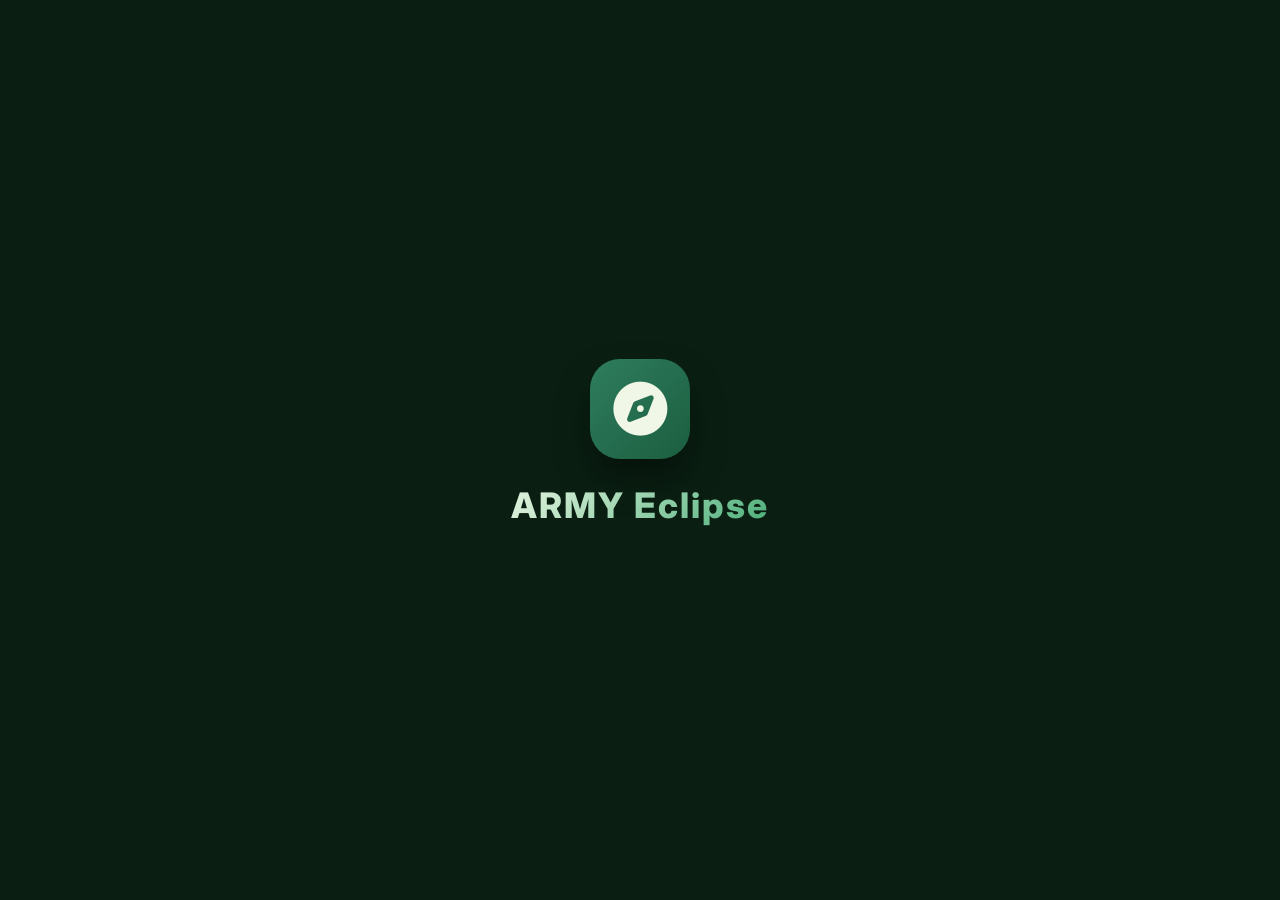
<file: index.html>
<!DOCTYPE html>
<html lang="ru">
<head>
    <meta charset="UTF-8">
    <meta name="viewport" content="width=device-width, initial-scale=1.0, viewport-fit=cover">
    <title>ARMY Eclipse</title>
    <link href="https://fonts.googleapis.com/css2?family=Inter:opsz,wght@14..32,400;14..32,500;14..32,600;14..32,700;14..32,800&display=swap" rel="stylesheet">
    <link rel="stylesheet" href="https://cdnjs.cloudflare.com/ajax/libs/font-awesome/6.4.0/css/all.min.css">
    <link rel="stylesheet" href="assets/style.css">
    <style>
        .hub-layout {
            display: grid;
            grid-template-columns: repeat(auto-fit, minmax(280px, 1fr));
            gap: 24px;
            margin-top: 10px;
            max-width: 1000px;
            margin-left: auto;
            margin-right: auto;
        }

        .hub-card {
            display: flex;
            flex-direction: column;
            align-items: center;
            text-align: center;
            padding: 40px 28px 32px;
            border: 1px solid var(--glass-border);
            border-radius: 32px;
            background: var(--glass-bg);
            backdrop-filter: blur(16px);
            cursor: pointer;
            text-decoration: none;
            color: var(--text-primary);
            transition: all 0.4s cubic-bezier(0.2, 0.9, 0.4, 1.1);
            position: relative;
            overflow: hidden;
        }

        .hub-card::before {
            content: "";
            position: absolute;
            top: 0;
            left: 0;
            right: 0;
            height: 4px;
            background: linear-gradient(90deg, var(--accent), var(--accent-glow));
            transform: scaleX(0);
            transform-origin: left;
            transition: transform 0.4s cubic-bezier(0.2, 0.9, 0.4, 1.1);
        }

        .hub-card:hover {
            box-shadow: var(--shadow-md);
            transform: translateY(-6px);
            border-color: var(--accent);
            background: var(--card-hover);
        }

        .hub-icon {
            width: 80px;
            height: 80px;
            display: flex;
            align-items: center;
            justify-content: center;
            margin-bottom: 20px;
            border-radius: 24px;
            background: linear-gradient(135deg, var(--accent), var(--accent-dark));
            color: #f0f7e6;
            box-shadow: 0 8px 24px rgba(0, 0, 0, 0.3);
            font-size: 36px;
            transition: transform 0.3s ease;
        }

        .hub-card:hover .hub-icon {
            transform: scale(1.08);
        }

        .hub-card h3 {
            margin-bottom: 8px;
            font-size: 1.25rem;
            font-weight: 700;
            letter-spacing: 1px;
        }

        .hub-card p {
            color: var(--text-secondary);
            font-size: 0.87rem;
            line-height: 1.5;
            max-width: 260px;
        }

        .hub-card .hub-badge {
            display: inline-flex;
            align-items: center;
            gap: 6px;
            margin-top: 16px;
            padding: 6px 14px;
            border-radius: 999px;
            background: rgba(46, 125, 94, 0.2);
            color: var(--accent-glow);
            font-size: 0.72rem;
            font-weight: 600;
            letter-spacing: 0.5px;
        }

        .hub-card .hub-badge i {
            font-size: 0.7rem;
        }

        .hub-card.external .hub-badge {
            background: rgba(214, 180, 107, 0.2);
            color: var(--warning);
        }

        @media (max-width: 700px) {
            .hub-layout {
                grid-template-columns: 1fr;
                gap: 18px;
            }

            .hub-card {
                padding: 30px 20px 26px;
            }

            .hub-icon {
                width: 64px;
                height: 64px;
                font-size: 28px;
            }
        }
    </style>
</head>
<body>
    <div class="welcome-overlay" id="welcomeOverlay">
        <div class="welcome-content">
            <div class="welcome-icon"><i class="fas fa-compass"></i></div>
            <div class="welcome-text">ARMY Eclipse</div>
        </div>
    </div>

    <div class="top-actions">
        <button class="top-btn theme-toggle" id="themeSwitch" type="button">
            <i class="fas fa-sun"></i>
            <span>Светлая тема</span>
        </button>
    </div>

    <main class="container">
        <header class="header">
            <div class="logo">
                <div class="logo-icon"><i class="fas fa-compass"></i></div>
                <h1>ARMY Eclipse</h1>
            </div>
        </header>

        <section class="page is-visible">
            <div class="hub-layout">

                <a href="uc.html" class="hub-card">
                    <div class="hub-icon"><i class="fas fa-graduation-cap"></i></div>
                    <h3>Учебный центр</h3>
                    <p>Экзаменационный центр и панель инструктора. Проверка знаний, лекции и тестирование личного состава.</p>
                </a>

                <a href="https://armyothers.website.yandexcloud.net/" class="hub-card external">
                    <div class="hub-icon"><i class="fas fa-file-lines"></i></div>
                    <h3>Система заявок</h3>
                    <p>Подача рапортов, заявлений и других документов. Оформление обращений по установленным формам.</p>
                </a>

                <a href="https://armyeclipse.website.yandexcloud.net/" class="hub-card external">
                    <div class="hub-icon"><i class="fas fa-calendar-check"></i></div>
                    <h3>Отпуска и перерывы</h3>
                    <p>Планирование и согласование отпусков, перерывов и отгулов личного состава.</p>
                </a>

            </div>
        </section>
    </main>

    <script>
        // --- Тема (как на других страницах) ---
        (function() {
            const stored = localStorage.getItem('army-theme');
            if (stored === 'light') {
                document.body.classList.add('light');
            }
        })();

        document.addEventListener('DOMContentLoaded', function() {
            // Welcome overlay
            const overlay = document.getElementById('welcomeOverlay');
            if (overlay) {
                setTimeout(() => {
                    overlay.style.opacity = '0';
                    overlay.style.visibility = 'hidden';
                }, 1200);
            }

            // Theme toggle
            const themeBtn = document.getElementById('themeSwitch');
            if (themeBtn) {
                const updateBtn = () => {
                    const isLight = document.body.classList.contains('light');
                    themeBtn.innerHTML = isLight
                        ? '<i class="fas fa-moon"></i><span>Тёмная тема</span>'
                        : '<i class="fas fa-sun"></i><span>Светлая тема</span>';
                };
                updateBtn();
                themeBtn.addEventListener('click', () => {
                    document.body.classList.toggle('light');
                    localStorage.setItem(
                        'army-theme',
                        document.body.classList.contains('light') ? 'light' : 'dark'
                    );
                    updateBtn();
                });
            }
        });
    </script>
</body>
</html>
</file>
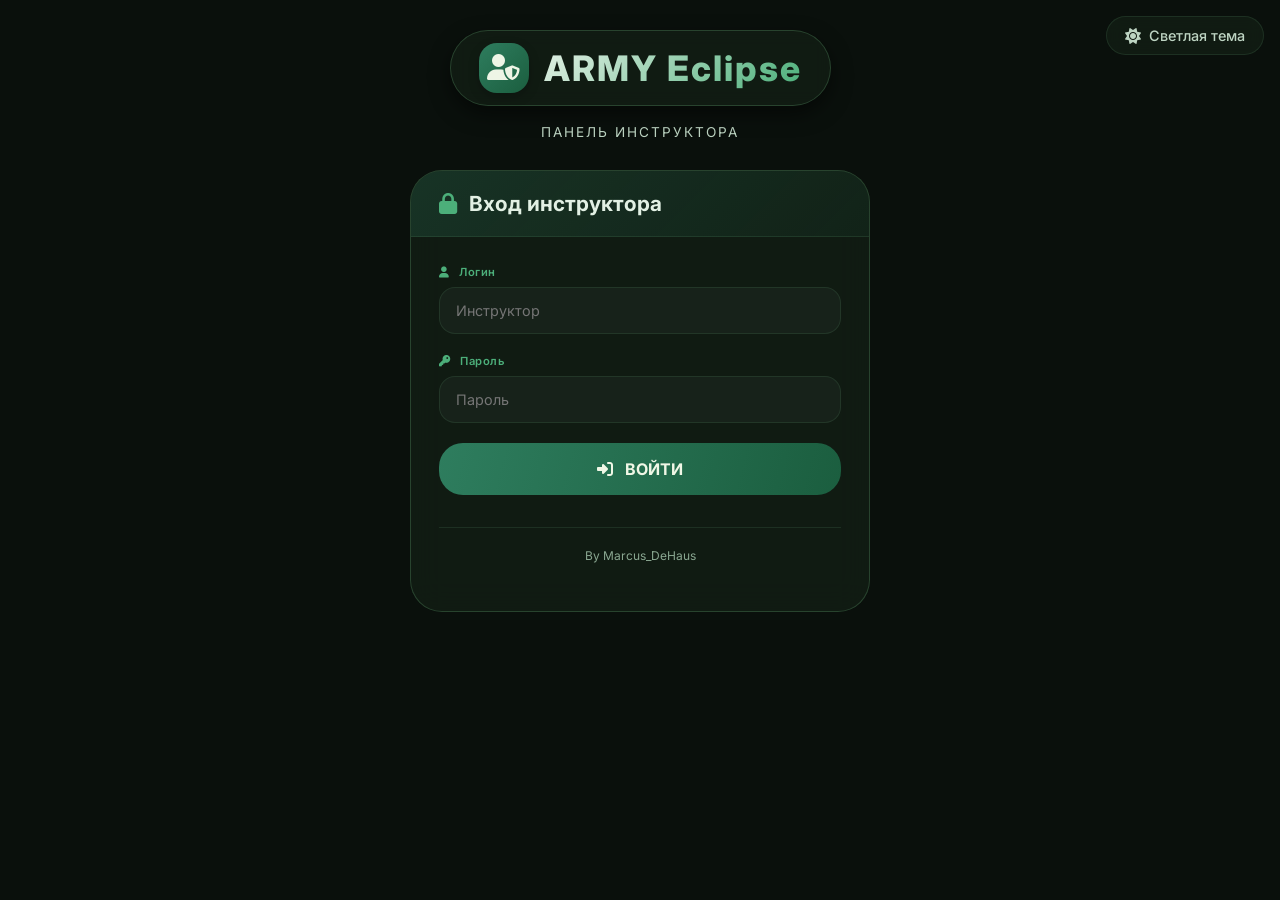
<file: admin.html>
<!DOCTYPE html>
<html lang="ru">
<head>
    <meta charset="UTF-8">
    <meta name="viewport" content="width=device-width, initial-scale=1.0, viewport-fit=cover">
    <title>ARMY Eclipse | ПАНЕЛЬ ИНСТРУКТОРА</title>
    <link href="https://fonts.googleapis.com/css2?family=Inter:opsz,wght@14..32,400;14..32,500;14..32,600;14..32,700;14..32,800&display=swap" rel="stylesheet">
    <link rel="stylesheet" href="https://cdnjs.cloudflare.com/ajax/libs/font-awesome/6.4.0/css/all.min.css">
    <link rel="stylesheet" href="assets/style.css">
</head>
<body>
    <div class="top-actions">
        <button class="top-btn theme-toggle" id="themeSwitch" type="button">
            <i class="fas fa-sun"></i>
            <span>Светлая тема</span>
        </button>
    </div>

    <main class="container">
        <header class="header compact-header">
            <div class="logo">
                <div class="logo-icon"><i class="fas fa-user-shield"></i></div>
                <h1>ARMY Eclipse</h1>
            </div>
            <p class="subtitle">ПАНЕЛЬ ИНСТРУКТОРА</p>
        </header>

        <section class="admin-grid">
            <div class="glass-card" id="loginCard">
                <div class="card-header">
                    <h2><i class="fas fa-lock"></i> Вход инструктора</h2>
                </div>
                <div class="card-body">
                    <div id="loginAlert"></div>
                    <div class="input-group">
                        <label for="login"><i class="fas fa-user"></i> Логин</label>
                        <input id="login" type="text" autocomplete="username" placeholder="Инструктор">
                    </div>
                    <div class="input-group">
                        <label for="password"><i class="fas fa-key"></i> Пароль</label>
                        <input id="password" type="password" autocomplete="current-password" placeholder="Пароль">
                    </div>
                    <button class="submit-btn" id="loginBtn" type="button">
                        <i class="fas fa-right-to-bracket"></i>
                        ВОЙТИ
                    </button>
                    <div class="footer-signature">By Marcus_DeHaus</div>
                </div>
            </div>

            <div class="glass-card workspace-card is-hidden" id="workspaceCard">
                <div class="card-header workspace-header">
                    <h2><i class="fas fa-briefcase"></i> Рабочее место инструктора</h2>
                    <div class="workspace-tabs" role="tablist" aria-label="Разделы инструктора">
                        <button class="workspace-tab is-active" type="button" data-panel="lecturesPanel">
                            <i class="fas fa-book-open"></i>
                            Лекции
                        </button>
                        <button class="workspace-tab" type="button" data-panel="examPanel">
                            <i class="fas fa-key"></i>
                            Экзамен
                        </button>
                    </div>
                </div>
                <div class="card-body">
                    <section class="workspace-panel" id="lecturesPanel">
                        <div class="lectures-layout">
                            <aside class="lecture-list" id="lectureList"></aside>
                            <article class="lecture-reader">
                                <div id="lectureAlert"></div>
                                <div id="lectureContent"></div>
                            </article>
                        </div>
                    </section>

                    <section class="workspace-panel is-hidden" id="examPanel">
                        <div class="exam-generator">
                            <div id="keyAlert"></div>
                            <div class="double-group">
                                <div class="input-group">
                                    <label for="nick"><i class="fas fa-id-card"></i> Никнейм кандидата</label>
                                    <input id="nick" type="text" placeholder="Marcus DeHaus">
                                </div>
                                <div class="input-group">
                                    <label for="examType"><i class="fas fa-ranking-star"></i> Экзамен</label>
                                    <select id="examType">
                                        <option value="3-4">3 -> 4 ранг</option>
                                        <option value="4-5">4 -> 5 ранг</option>
                                        <option value="5-6">5 -> 6 ранг</option>
                                        <option value="10-11">10 -> 11 ранг</option>
                                        <option value="11-12">11 -> 12 ранг</option>
                                    </select>
                                </div>
                            </div>
                            <div class="input-group">
                                <label for="examDate"><i class="fas fa-calendar"></i> Дата экзамена</label>
                                <input id="examDate" type="date">
                            </div>
                            <button class="submit-btn" id="generateBtn" type="button">
                                <i class="fas fa-key"></i>
                                СГЕНЕРИРОВАТЬ КЛЮЧ
                            </button>
                            <div class="input-group generated-key-wrap">
                                <label for="generatedKey"><i class="fas fa-ticket"></i> Ключ для кандидата</label>
                                <textarea id="generatedKey" rows="6" readonly placeholder="Ключ появится здесь"></textarea>
                            </div>
                            <button class="secondary-btn" id="copyBtn" type="button">
                                <i class="fas fa-copy"></i>
                                СКОПИРОВАТЬ КЛЮЧ
                            </button>
                        </div>
                    </section>
                    <div class="footer-signature">By Marcus_DeHaus</div>
                </div>
            </div>
        </section>
    </main>

    <script src="assets/config.js"></script>
    <script src="assets/utils.js"></script>
    <script src="assets/lectures.js"></script>
    <script src="assets/script.js"></script>
    <script>
        window.ArmyExam.initAdmin();
    </script>
</body>
</html>
</file>
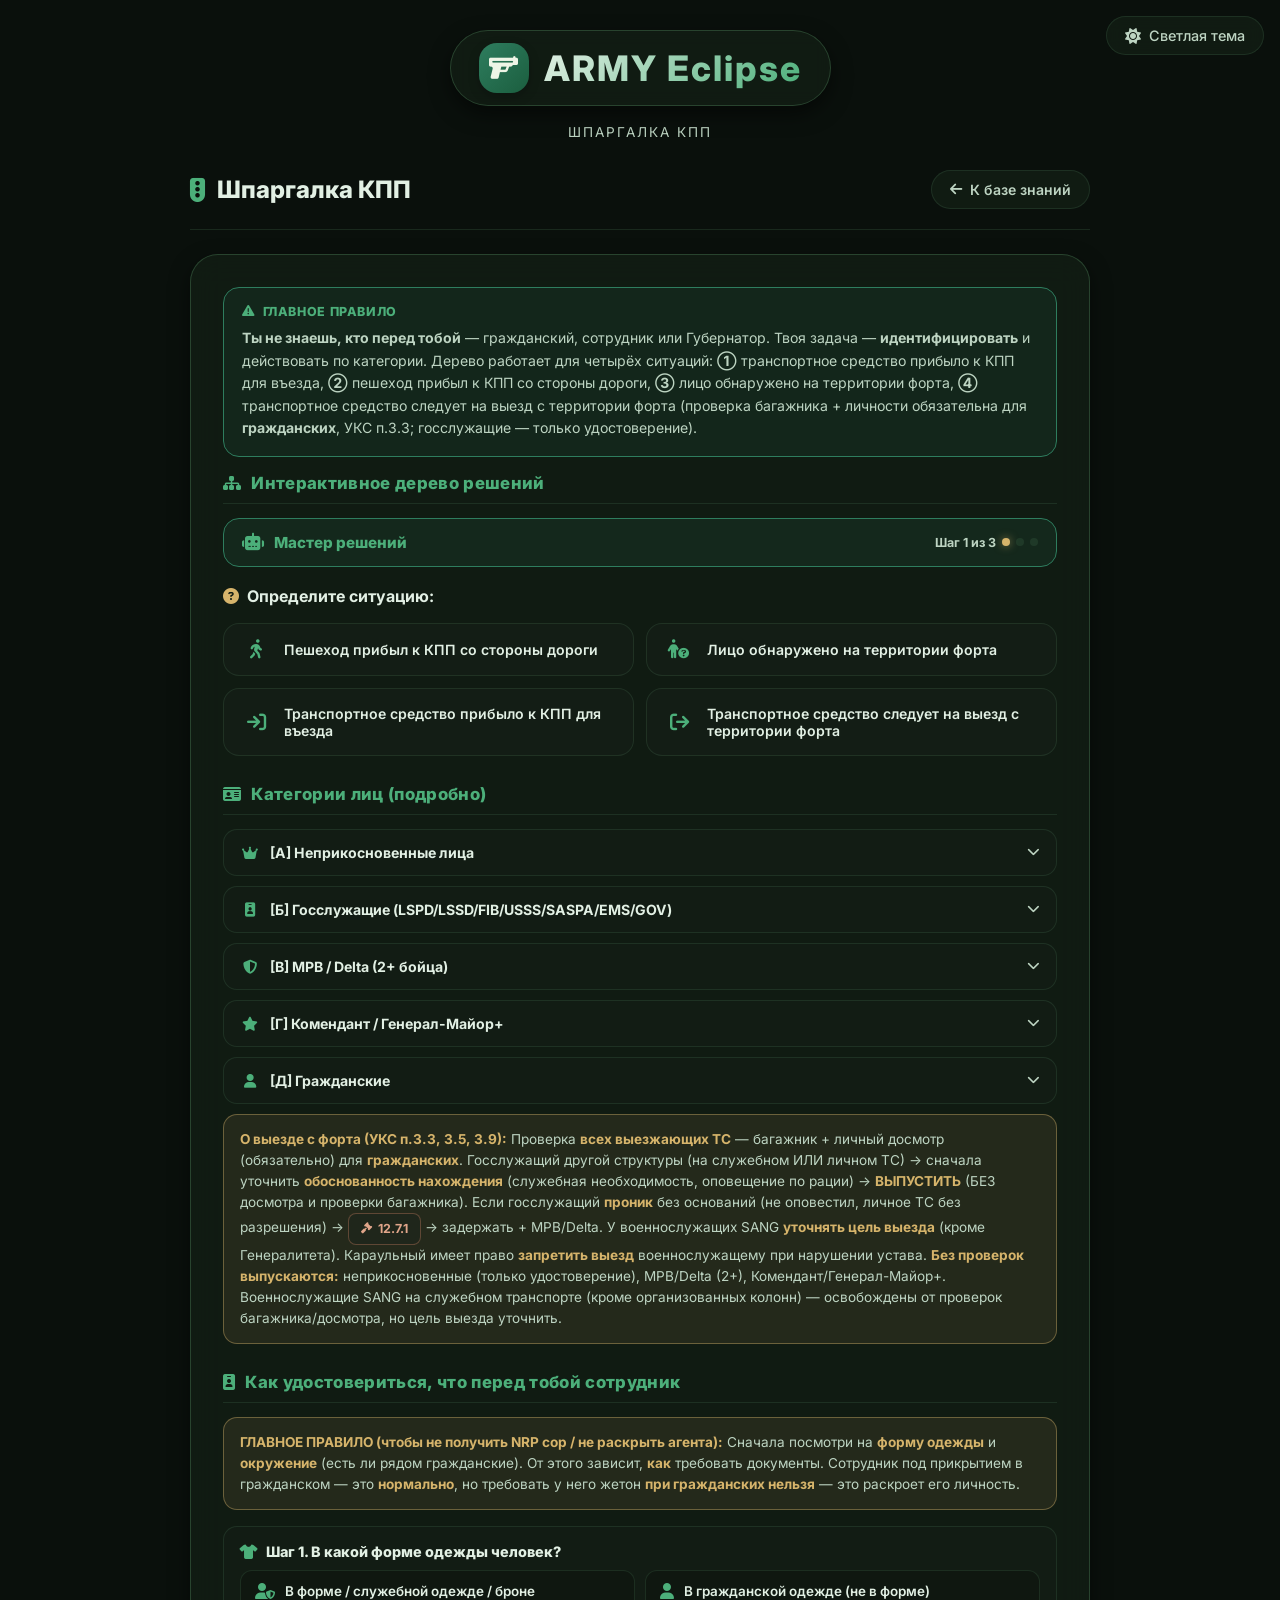
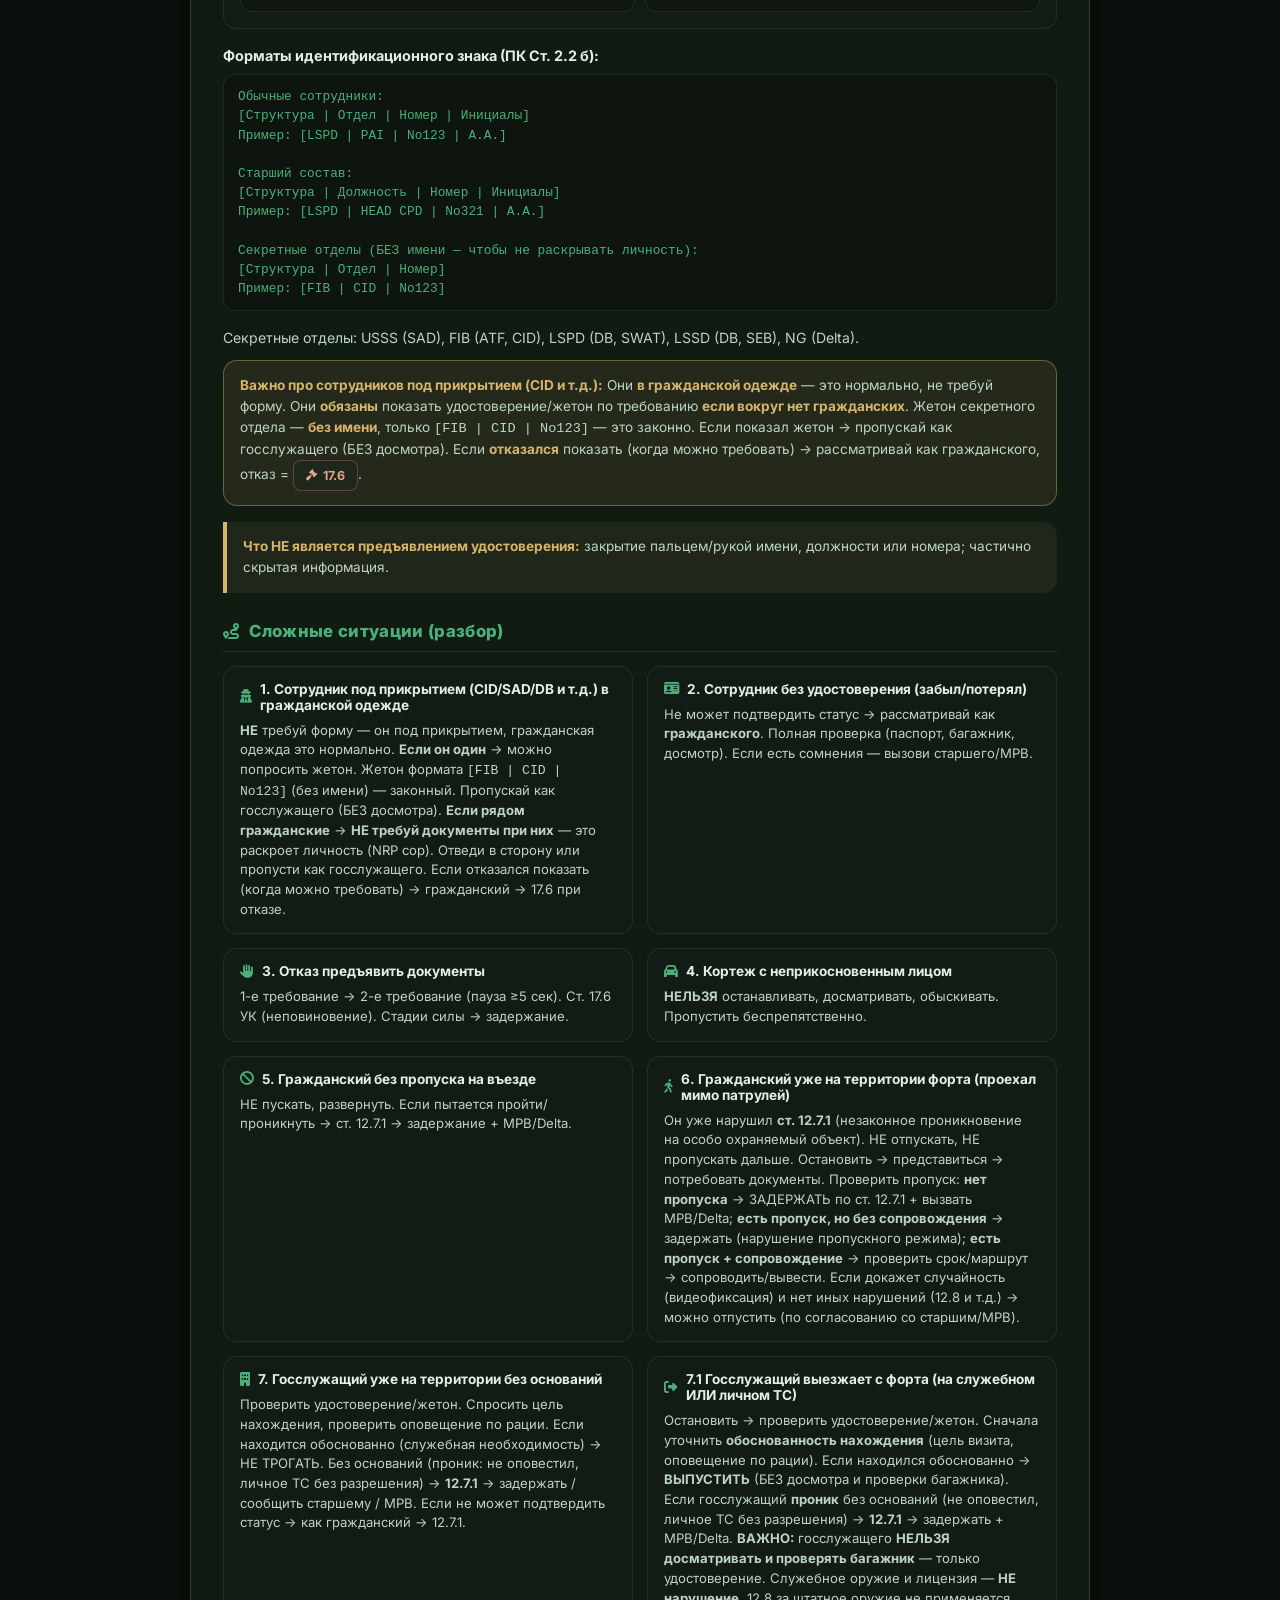
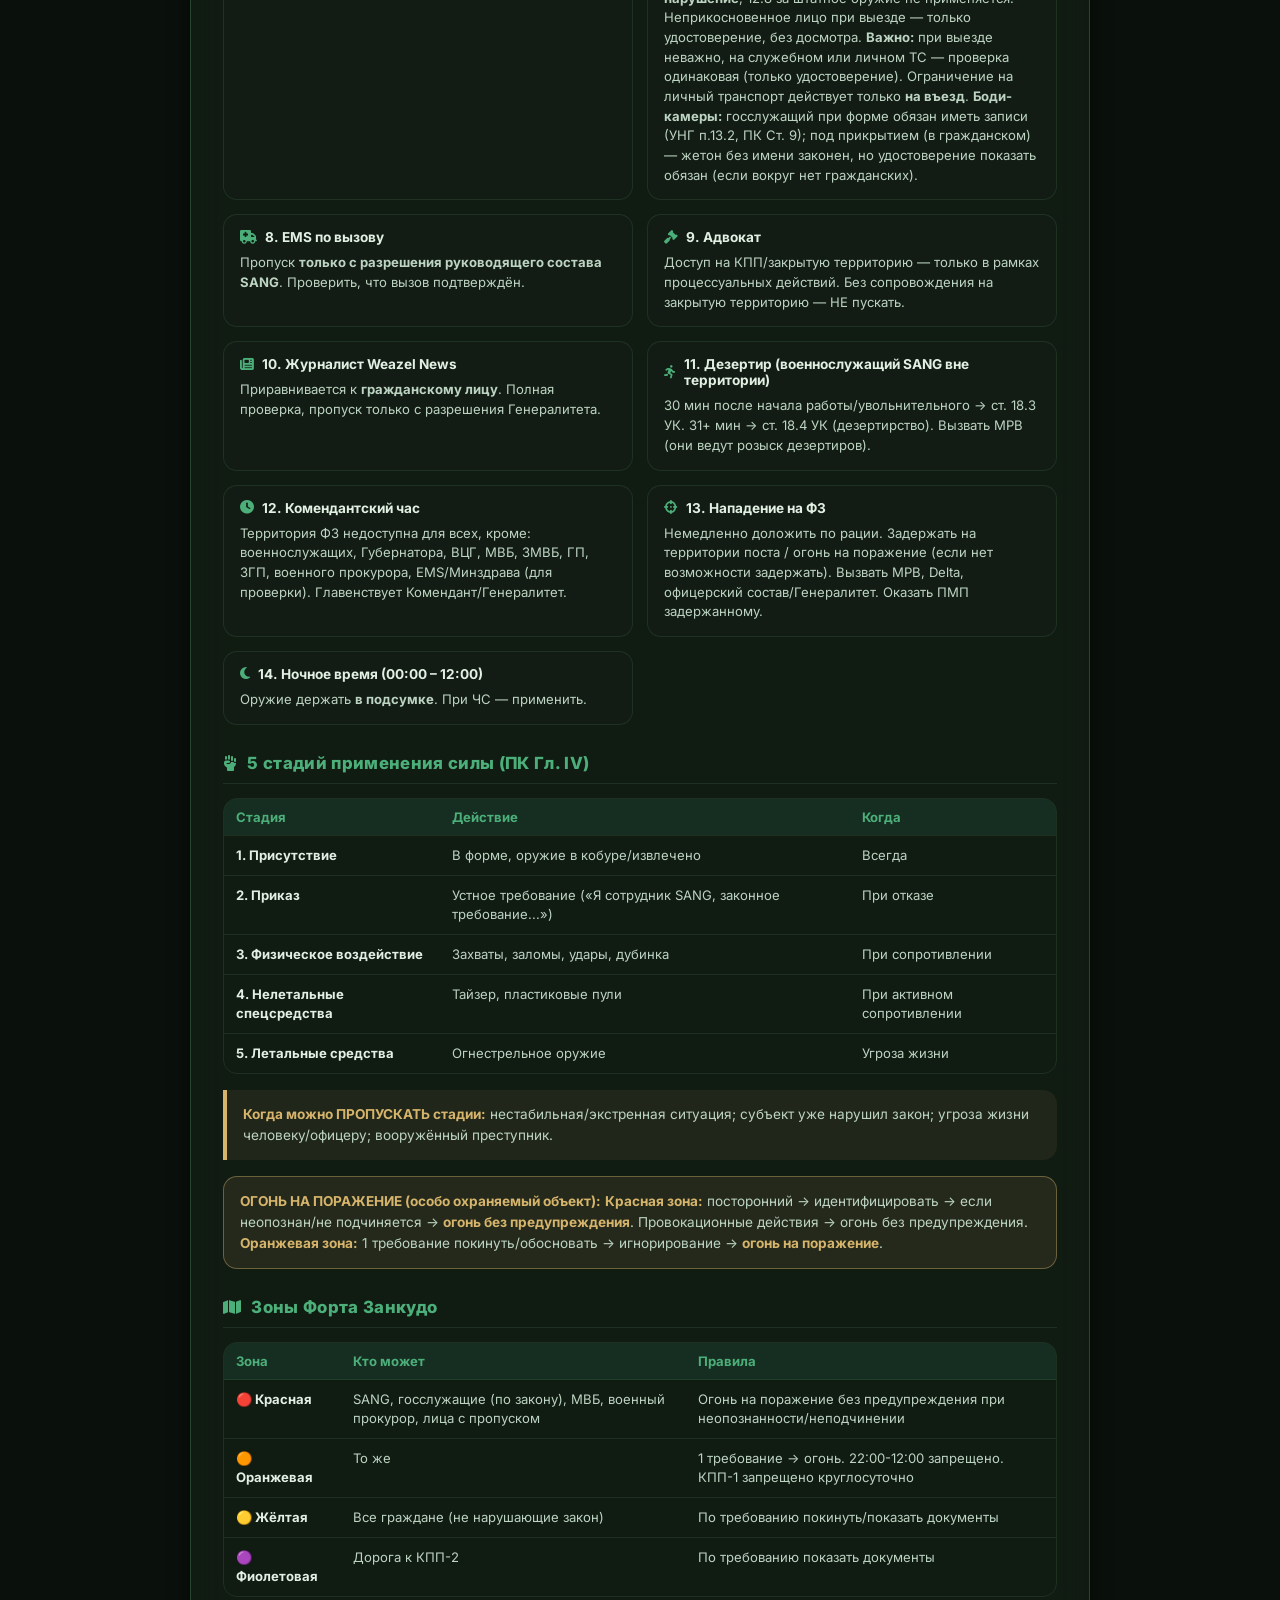
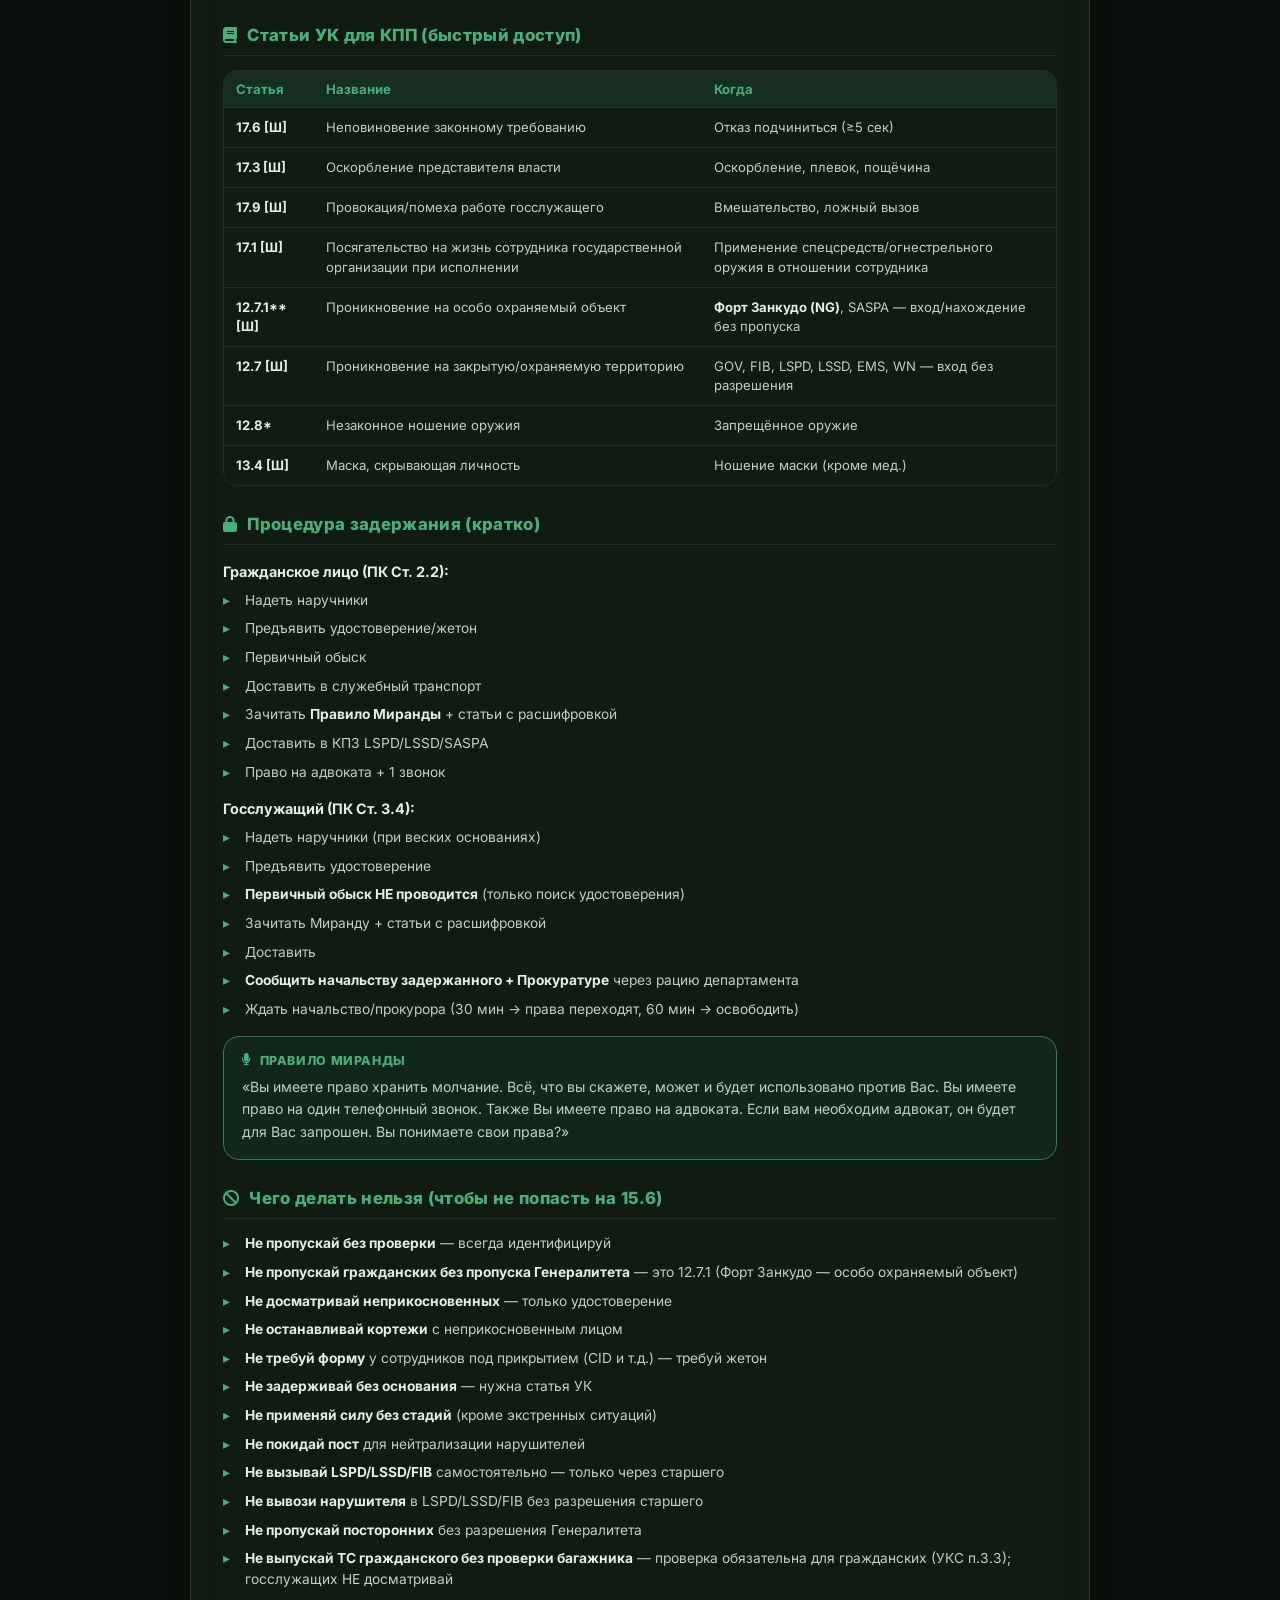
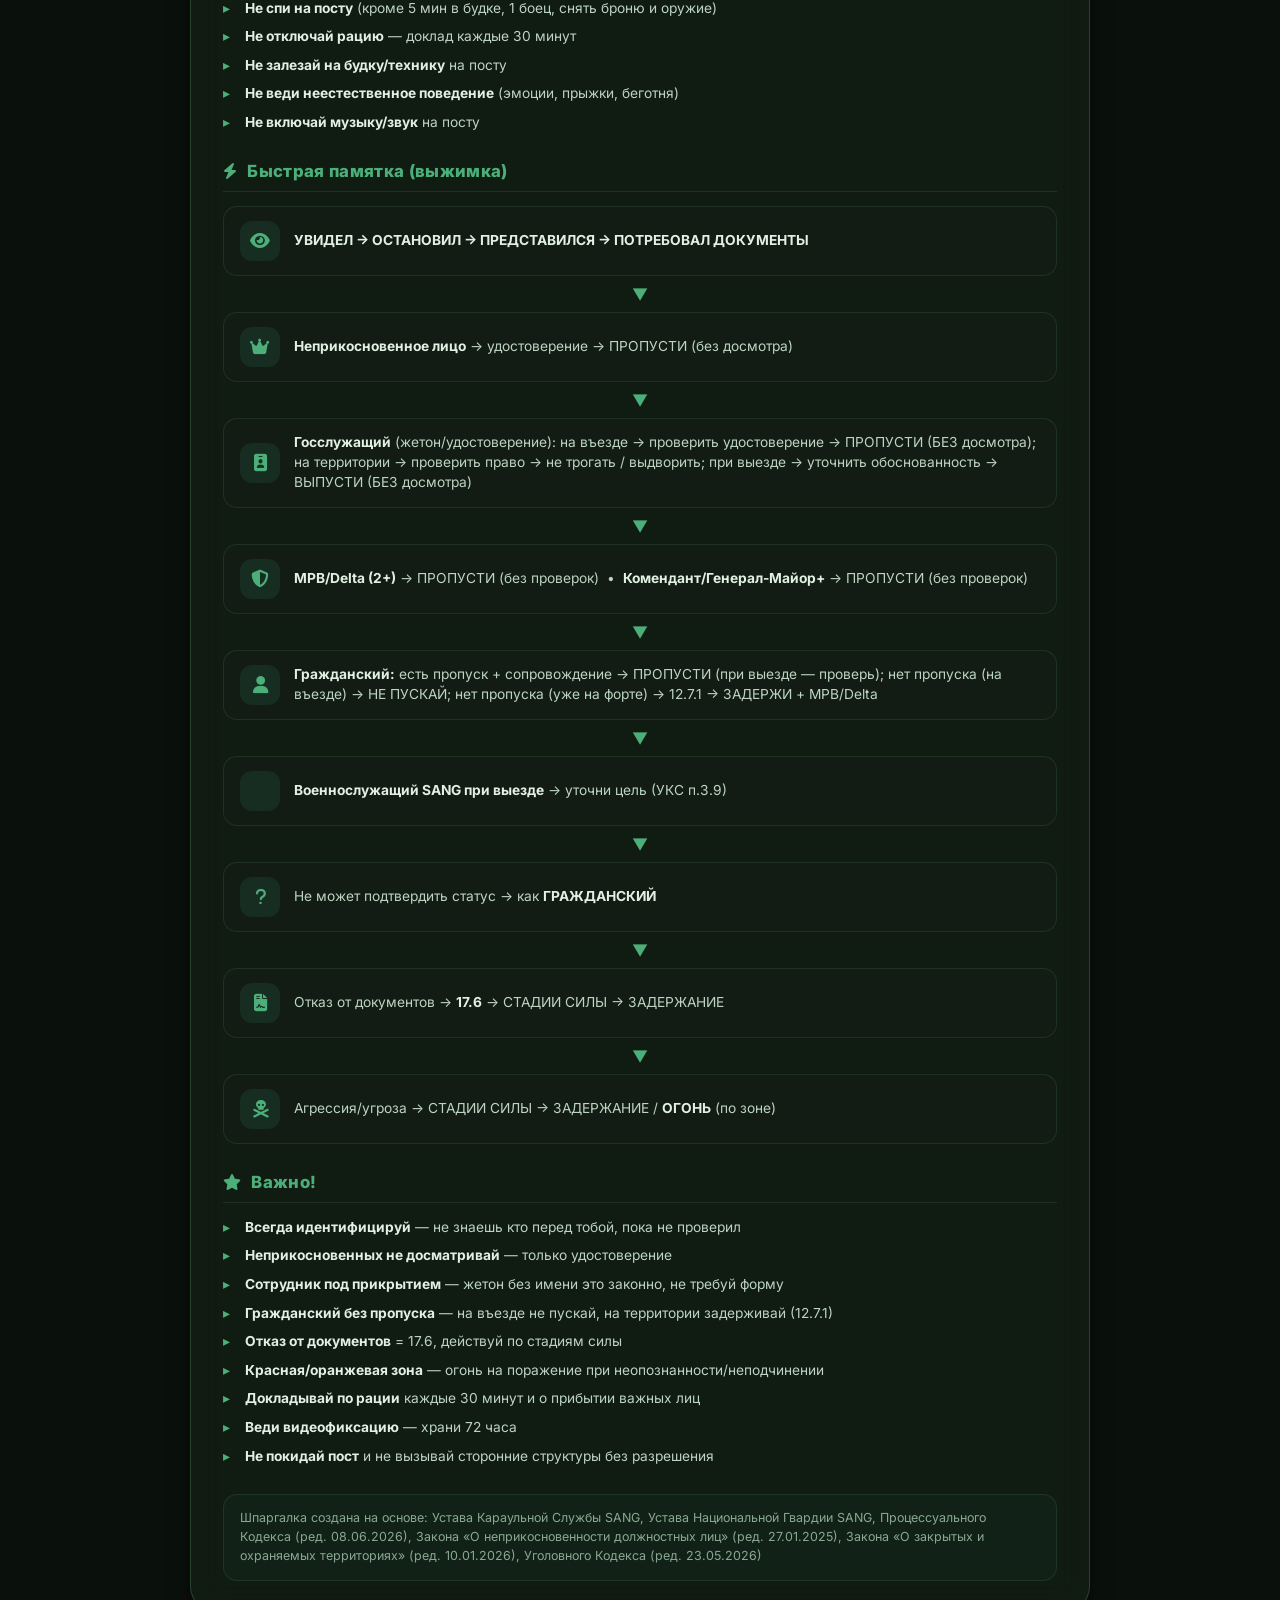
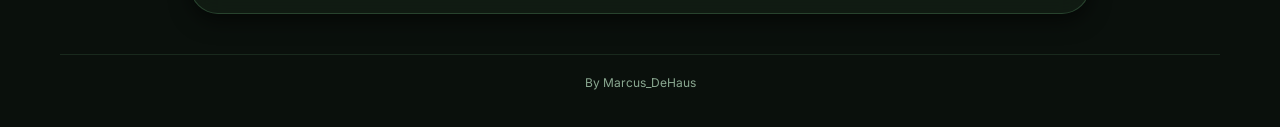
<file: cheatsheet-kpp.html>
<!DOCTYPE html>
<html lang="ru">
<head>
    <meta charset="UTF-8">
    <meta name="viewport" content="width=device-width, initial-scale=1.0, viewport-fit=cover">
    <title>ARMY Eclipse | Шпаргалка КПП</title>
    <link href="https://fonts.googleapis.com/css2?family=Inter:opsz,wght@14..32,400;14..32,500;14..32,600;14..32,700;14..32,800&display=swap" rel="stylesheet">
    <link rel="stylesheet" href="https://cdnjs.cloudflare.com/ajax/libs/font-awesome/6.4.0/css/all.min.css">
    <link rel="stylesheet" href="assets/style.css">
    <link rel="stylesheet" href="assets/uc-dashboard.css">
</head>
<body>
    <div class="top-actions">
        <button class="top-btn theme-toggle" id="themeSwitch" type="button">
            <i class="fas fa-sun"></i>
            <span>Светлая тема</span>
        </button>
    </div>

    <main class="container">
        <header class="header compact-header">
            <div class="logo">
                <div class="logo-icon"><i class="fas fa-gun"></i></div>
                <h1>ARMY Eclipse</h1>
            </div>
            <p class="subtitle">ШПАРГАЛКА КПП</p>
        </header>

        <div class="cs-page">
            <div class="cs-page-header">
                <h2><i class="fas fa-traffic-light"></i> Шпаргалка КПП</h2>
                <a href="uc.html" class="cs-back-btn">
                    <i class="fas fa-arrow-left"></i> К базе знаний
                </a>
            </div>

            <div class="cs-shell">

                <div class="cs-note">
                    <div class="cs-note-title"><i class="fas fa-exclamation-triangle"></i> Главное правило</div>
                    <p><strong>Ты не знаешь, кто перед тобой</strong> — гражданский, сотрудник или Губернатор. Твоя задача — <strong>идентифицировать</strong> и действовать по категории. Дерево работает для четырёх ситуаций: <strong>①</strong> транспортное средство прибыло к КПП для въезда, <strong>②</strong> пешеход прибыл к КПП со стороны дороги, <strong>③</strong> лицо обнаружено на территории форта, <strong>④</strong> транспортное средство следует на выезд с территории форта (проверка багажника + личности обязательна для <strong>гражданских</strong>, УКС п.3.3; госслужащие — только удостоверение).</p>
                </div>

                <!-- ===== ИНТЕРАКТИВНОЕ ДЕРЕВО РЕШЕНИЙ ===== -->
                <div class="cs-section">
                    <div class="cs-section-title"><i class="fas fa-sitemap"></i> Интерактивное дерево решений</div>

                    <div class="cs-wizard">
                        <div class="cs-wizard-head">
                            <h4><i class="fas fa-robot"></i> Мастер решений</h4>
                            <div class="cs-wizard-progress" id="wizardProgress"></div>
                        </div>
                        <div class="cs-wizard-stage" id="wizardStage"></div>
                        <button class="cs-wizard-restart" id="wizardRestart" type="button" style="display:none;">
                            <i class="fas fa-rotate-left"></i> Начать заново
                        </button>
                    </div>
                </div>

                <!-- ===== КАТЕГОРИИ ЛИЦ ===== -->
                <div class="cs-section">
                    <div class="cs-section-title"><i class="fas fa-id-card"></i> Категории лиц (подробно)</div>

                    <div class="cs-acc" data-acc>
                        <button class="cs-acc-head" type="button" data-acc-head>
                            <span class="cs-acc-title"><i class="fas fa-crown"></i> [А] Неприкосновенные лица</span>
                            <i class="fas fa-chevron-down cs-acc-arrow"></i>
                        </button>
                        <div class="cs-acc-body">
                            <p class="cs-text">Проверяется <strong>только служебное удостоверение</strong> (<span class="cs-chip" data-popup="uks33"><i class="fas fa-gavel"></i> УКС п.3.3</span>, Закон о неприкосновенности). <span class="cs-chip" data-popup="imm"><i class="fas fa-circle-info"></i> Кто неприкосновенен?</span></p>
                            <div class="cs-table-wrap">
                                <table class="cs-table">
                                    <thead>
                                        <tr><th>Лицо</th><th>На въезде</th><th>Уже на территории</th></tr>
                                    </thead>
                                    <tbody>
                                        <tr><td>Губернатор</td><td>Пропуск незамедлительно</td><td>Не трогать</td></tr>
                                        <tr><td>Вице-Губернатор</td><td>Пропуск незамедлительно</td><td>Не трогать</td></tr>
                                        <tr><td>Генеральный прокурор и его Заместитель</td><td>Пропуск незамедлительно</td><td>Не трогать</td></tr>
                                        <tr><td>Министр ВБ и его Заместитель</td><td>Пропуск незамедлительно</td><td>Не трогать</td></tr>
                                        <tr><td>Курирующий военный прокурор</td><td>Пропуск незамедлительно</td><td>Не трогать</td></tr>
                                        <tr><td>Судьи, Мэры, Руководители госструктур</td><td>Проверка удостоверения, БЕЗ досмотра</td><td>Не трогать</td></tr>
                                    </tbody>
                                </table>
                            </div>
                            <div class="cs-warning"><strong>ВАЖНО:</strong> Неприкосновенное лицо <strong>нельзя досматривать, обыскивать, задерживать</strong> (кроме 13 статей УК). Кортеж с неприкосновенным лицом <strong>нельзя останавливать/досматривать</strong> вообще. Авто неприкосновенного <strong>нельзя досматривать</strong> даже при ЧП/ВП. Если не узнал Губернатора — это не преступление, но может быть санкция (знай Генералитет и первых лиц в лицо!).</div>
                        </div>
                    </div>

                    <div class="cs-acc" data-acc>
                        <button class="cs-acc-head" type="button" data-acc-head>
                            <span class="cs-acc-title"><i class="fas fa-id-badge"></i> [Б] Госслужащие (LSPD/LSSD/FIB/USSS/SASPA/EMS/GOV)</span>
                            <i class="fas fa-chevron-down cs-acc-arrow"></i>
                        </button>
                        <div class="cs-acc-body">
                            <ul class="cs-list">
                                <li>Проверить <strong>удостоверение / нашивку / жетон / бейдж</strong> — см. блок «Как удостовериться»</li>
                                <li><strong>На въезде:</strong> на служебном ТС → проверить удостоверение → пропустить. На личном ТС → <strong>ОТКАЗ в доступе</strong> (кроме Губернатора, ВЦГ, Мэра ОБ при доставке)</li>
                                <li><strong>Уже на территории:</strong> проверить право нахождения (служебная необходимость, оповестил по рации, на служебном ТС). Без оснований — выдворить/сообщить старшему/MPB</li>
                                <li><strong>При выезде</strong> (на служебном ИЛИ личном ТС): уточнить цель нахождения (обоснованность визита) → <strong>ВЫПУСТИТЬ</strong> (БЕЗ досмотра и проверки багажника). Если находился НЕ обоснованно (проник: не оповестил по рации, личное ТС без разрешения) → это <span class="cs-chip danger" data-popup="art1271"><i class="fas fa-gavel"></i> 12.7.1</span> → задержать + MPB/Delta</li>
                                <li>Госслужащие обязаны <strong>оповестить по рации департамента</strong> о визите</li>
                            </ul>
                        </div>
                    </div>

                    <div class="cs-acc" data-acc>
                        <button class="cs-acc-head" type="button" data-acc-head>
                            <span class="cs-acc-title"><i class="fas fa-shield-halved"></i> [В] MPB / Delta (2+ бойца)</span>
                            <i class="fas fa-chevron-down cs-acc-arrow"></i>
                        </button>
                        <div class="cs-acc-body">
                            <p class="cs-text">Освобождены от всех проверок (<span class="cs-chip" data-popup="uks33"><i class="fas fa-gavel"></i> УКС п.3.3</span>) — и на въезде, и на территории, и при выезде.</p>
                        </div>
                    </div>

                    <div class="cs-acc" data-acc>
                        <button class="cs-acc-head" type="button" data-acc-head>
                            <span class="cs-acc-title"><i class="fas fa-star"></i> [Г] Комендант / Генерал-Майор+</span>
                            <i class="fas fa-chevron-down cs-acc-arrow"></i>
                        </button>
                        <div class="cs-acc-body">
                            <p class="cs-text">Освобождены от всех проверок (<span class="cs-chip" data-popup="uks33"><i class="fas fa-gavel"></i> УКС п.3.3</span>) — и на въезде, и на территории, и при выезде.</p>
                        </div>
                    </div>

                    <div class="cs-acc" data-acc>
                        <button class="cs-acc-head" type="button" data-acc-head>
                            <span class="cs-acc-title"><i class="fas fa-user"></i> [Д] Гражданские</span>
                            <i class="fas fa-chevron-down cs-acc-arrow"></i>
                        </button>
                        <div class="cs-acc-body">
                            <ul class="cs-list">
                                <li>Паспорт + багажник + личный досмотр</li>
                                <li><strong>Пропуск</strong> — только с <strong>письменного разрешения Генералитета</strong> (пропуск) и <strong>в сопровождении</strong> сотрудника SANG</li>
                                <li>Часы посещения: <strong>12:00 – 24:00</strong></li>
                                <li>Въезд только через <strong>КПП-2</strong> (КПП-1 — только для SANG на военном транспорте)</li>
                                <li><strong>Без пропуска</strong> — НЕ пускать. Если уже на территории — <span class="cs-chip danger" data-popup="art1271"><i class="fas fa-gavel"></i> ст. 12.7.1</span>, задержание</li>
                                <li><strong>При выезде:</strong> проверить багажник + личный досмотр. Без пропуска на территории → уже <span class="cs-chip danger" data-popup="art1271"><i class="fas fa-gavel"></i> 12.7.1</span>; если докажет случайность (видеофиксация) и нет иных нарушений → можно отпустить (по согласованию со старшим/MPB). Нарушение (<span class="cs-chip danger" data-popup="art128"><i class="fas fa-gavel"></i> 12.8</span> и т.д.) → задержать</li>
                            </ul>
                        </div>
                    </div>

                    <div class="cs-warning"><strong>О выезде с форта (УКС п.3.3, 3.5, 3.9):</strong> Проверка <strong>всех выезжающих ТС</strong> — багажник + личный досмотр (обязательно) для <strong>гражданских</strong>. Госслужащий другой структуры (на служебном ИЛИ личном ТС) → сначала уточнить <strong>обоснованность нахождения</strong> (служебная необходимость, оповещение по рации) → <strong>ВЫПУСТИТЬ</strong> (БЕЗ досмотра и проверки багажника). Если госслужащий <strong>проник</strong> без оснований (не оповестил, личное ТС без разрешения) → <span class="cs-chip danger" data-popup="art1271"><i class="fas fa-gavel"></i> 12.7.1</span> → задержать + MPB/Delta. У военнослужащих SANG <strong>уточнять цель выезда</strong> (кроме Генералитета). Караульный имеет право <strong>запретить выезд</strong> военнослужащему при нарушении устава. <strong>Без проверок выпускаются:</strong> неприкосновенные (только удостоверение), MPB/Delta (2+), Комендант/Генерал-Майор+. Военнослужащие SANG на служебном транспорте (кроме организованных колонн) — освобождены от проверок багажника/досмотра, но цель выезда уточнить.</div>
                </div>

                <!-- ===== КАК УДОСТОВЕРИТЬСЯ ===== -->
                <div class="cs-section">
                    <div class="cs-section-title"><i class="fas fa-id-badge"></i> Как удостовериться, что перед тобой сотрудник</div>

                    <div class="cs-warning"><strong>ГЛАВНОЕ ПРАВИЛО (чтобы не получить NRP cop / не раскрыть агента):</strong> Сначала посмотри на <strong>форму одежды</strong> и <strong>окружение</strong> (есть ли рядом гражданские). От этого зависит, <strong>как</strong> требовать документы. Сотрудник под прикрытием в гражданском — это <strong>нормально</strong>, но требовать у него жетон <strong>при гражданских нельзя</strong> — это раскроет его личность.</div>

                    <!-- Интерактивная идентификация -->
                    <div class="cs-idflow">
                        <div class="cs-idflow-step">
                            <h5><i class="fas fa-shirt"></i> Шаг 1. В какой форме одежды человек?</h5>
                            <div class="cs-idflow-options">
                                <button class="cs-idflow-option" type="button" data-idopt="uniform">
                                    <i class="fas fa-user-shield"></i> В форме / служебной одежде / броне
                                </button>
                                <button class="cs-idflow-option" type="button" data-idopt="civil">
                                    <i class="fas fa-user"></i> В гражданской одежде (не в форме)
                                </button>
                            </div>
                        </div>

                        <div class="cs-idflow-step" id="idStep2" style="display:none;">
                            <h5><i class="fas fa-users"></i> Шаг 2. Есть ли рядом гражданские лица?</h5>
                            <div class="cs-idflow-options">
                                <button class="cs-idflow-option" type="button" data-idopt="alone">
                                    <i class="fas fa-user-check"></i> Один / только госслужащие
                                </button>
                                <button class="cs-idflow-option" type="button" data-idopt="withcivs">
                                    <i class="fas fa-user-group"></i> Рядом гражданские лица
                                </button>
                            </div>
                        </div>

                        <div class="cs-idflow-result" id="idResult"></div>
                    </div>

                    <div class="cs-subsection">Форматы идентификационного знака (ПК Ст. 2.2 б):</div>
                    <div class="cs-code">Обычные сотрудники:
[Структура | Отдел | Номер | Инициалы]
Пример: [LSPD | PAI | No123 | A.A.]

Старший состав:
[Структура | Должность | Номер | Инициалы]
Пример: [LSPD | HEAD CPD | No321 | A.A.]

Секретные отделы (БЕЗ имени — чтобы не раскрывать личность):
[Структура | Отдел | Номер]
Пример: [FIB | CID | No123]</div>
                    <p class="cs-text">Секретные отделы: USSS (SAD), FIB (ATF, CID), LSPD (DB, SWAT), LSSD (DB, SEB), NG (Delta).</p>
                    <div class="cs-warning"><strong>Важно про сотрудников под прикрытием (CID и т.д.):</strong> Они <strong>в гражданской одежде</strong> — это нормально, не требуй форму. Они <strong>обязаны</strong> показать удостоверение/жетон по требованию <strong>если вокруг нет гражданских</strong>. Жетон секретного отдела — <strong>без имени</strong>, только <code>[FIB | CID | No123]</code> — это законно. Если показал жетон → пропускай как госслужащего (БЕЗ досмотра). Если <strong>отказался</strong> показать (когда можно требовать) → рассматривай как гражданского, отказ = <span class="cs-chip danger" data-popup="art176"><i class="fas fa-gavel"></i> 17.6</span>.</div>
                    <div class="cs-highlight"><strong>Что НЕ является предъявлением удостоверения:</strong> закрытие пальцем/рукой имени, должности или номера; частично скрытая информация.</div>
                </div>

                <!-- ===== СЛОЖНЫЕ СИТУАЦИИ ===== -->
                <div class="cs-section">
                    <div class="cs-section-title"><i class="fas fa-route"></i> Сложные ситуации (разбор)</div>
                    <div class="cs-grid">
                        <div class="cs-grid-item">
                            <h5><i class="fas fa-user-secret"></i> 1. Сотрудник под прикрытием (CID/SAD/DB и т.д.) в гражданской одежде</h5>
                            <p><strong>НЕ</strong> требуй форму — он под прикрытием, гражданская одежда это нормально. <strong>Если он один</strong> → можно попросить жетон. Жетон формата <code>[FIB | CID | No123]</code> (без имени) — законный. Пропускай как госслужащего (БЕЗ досмотра). <strong>Если рядом гражданские</strong> → <strong>НЕ требуй документы при них</strong> — это раскроет личность (NRP cop). Отведи в сторону или пропусти как госслужащего. Если отказался показать (когда можно требовать) → гражданский → 17.6 при отказе.</p>
                        </div>
                        <div class="cs-grid-item">
                            <h5><i class="fas fa-id-card"></i> 2. Сотрудник без удостоверения (забыл/потерял)</h5>
                            <p>Не может подтвердить статус → рассматривай как <strong>гражданского</strong>. Полная проверка (паспорт, багажник, досмотр). Если есть сомнения — вызови старшего/MPB.</p>
                        </div>
                        <div class="cs-grid-item">
                            <h5><i class="fas fa-hand"></i> 3. Отказ предъявить документы</h5>
                            <p>1-е требование → 2-е требование (пауза ≥5 сек). Ст. 17.6 УК (неповиновение). Стадии силы → задержание.</p>
                        </div>
                        <div class="cs-grid-item">
                            <h5><i class="fas fa-car"></i> 4. Кортеж с неприкосновенным лицом</h5>
                            <p><strong>НЕЛЬЗЯ</strong> останавливать, досматривать, обыскивать. Пропустить беспрепятственно.</p>
                        </div>
                        <div class="cs-grid-item">
                            <h5><i class="fas fa-ban"></i> 5. Гражданский без пропуска на въезде</h5>
                            <p>НЕ пускать, развернуть. Если пытается пройти/проникнуть → ст. 12.7.1 → задержание + MPB/Delta.</p>
                        </div>
                        <div class="cs-grid-item">
                            <h5><i class="fas fa-person-walking"></i> 6. Гражданский уже на территории форта (проехал мимо патрулей)</h5>
                            <p>Он уже нарушил <strong>ст. 12.7.1</strong> (незаконное проникновение на особо охраняемый объект). НЕ отпускать, НЕ пропускать дальше. Остановить → представиться → потребовать документы. Проверить пропуск: <strong>нет пропуска</strong> → ЗАДЕРЖАТЬ по ст. 12.7.1 + вызвать MPB/Delta; <strong>есть пропуск, но без сопровождения</strong> → задержать (нарушение пропускного режима); <strong>есть пропуск + сопровождение</strong> → проверить срок/маршрут → сопроводить/вывести. Если докажет случайность (видеофиксация) и нет иных нарушений (12.8 и т.д.) → можно отпустить (по согласованию со старшим/MPB).</p>
                        </div>
                        <div class="cs-grid-item">
                            <h5><i class="fas fa-building"></i> 7. Госслужащий уже на территории без оснований</h5>
                            <p>Проверить удостоверение/жетон. Спросить цель нахождения, проверить оповещение по рации. Если находится обоснованно (служебная необходимость) → НЕ ТРОГАТЬ. Без оснований (проник: не оповестил, личное ТС без разрешения) → <strong>12.7.1</strong> → задержать / сообщить старшему / MPB. Если не может подтвердить статус → как гражданский → 12.7.1.</p>
                        </div>
                        <div class="cs-grid-item">
                            <h5><i class="fas fa-sign-out-alt"></i> 7.1 Госслужащий выезжает с форта (на служебном ИЛИ личном ТС)</h5>
                            <p>Остановить → проверить удостоверение/жетон. Сначала уточнить <strong>обоснованность нахождения</strong> (цель визита, оповещение по рации). Если находился обоснованно → <strong>ВЫПУСТИТЬ</strong> (БЕЗ досмотра и проверки багажника). Если госслужащий <strong>проник</strong> без оснований (не оповестил, личное ТС без разрешения) → <strong>12.7.1</strong> → задержать + MPB/Delta. <strong>ВАЖНО:</strong> госслужащего <strong>НЕЛЬЗЯ досматривать и проверять багажник</strong> — только удостоверение. Служебное оружие и лицензия — <strong>НЕ нарушение</strong>, 12.8 за штатное оружие не применяется. Неприкосновенное лицо при выезде — только удостоверение, без досмотра. <strong>Важно:</strong> при выезде неважно, на служебном или личном ТС — проверка одинаковая (только удостоверение). Ограничение на личный транспорт действует только <strong>на въезд</strong>. <strong>Боди-камеры:</strong> госслужащий при форме обязан иметь записи (УНГ п.13.2, ПК Ст. 9); под прикрытием (в гражданском) — жетон без имени законен, но удостоверение показать обязан (если вокруг нет гражданских).</p>
                        </div>
                        <div class="cs-grid-item">
                            <h5><i class="fas fa-ambulance"></i> 8. EMS по вызову</h5>
                            <p>Пропуск <strong>только с разрешения руководящего состава SANG</strong>. Проверить, что вызов подтверждён.</p>
                        </div>
                        <div class="cs-grid-item">
                            <h5><i class="fas fa-gavel"></i> 9. Адвокат</h5>
                            <p>Доступ на КПП/закрытую территорию — только в рамках процессуальных действий. Без сопровождения на закрытую территорию — НЕ пускать.</p>
                        </div>
                        <div class="cs-grid-item">
                            <h5><i class="fas fa-newspaper"></i> 10. Журналист Weazel News</h5>
                            <p>Приравнивается к <strong>гражданскому лицу</strong>. Полная проверка, пропуск только с разрешения Генералитета.</p>
                        </div>
                        <div class="cs-grid-item">
                            <h5><i class="fas fa-person-running"></i> 11. Дезертир (военнослужащий SANG вне территории)</h5>
                            <p>30 мин после начала работы/увольнительного → ст. 18.3 УК. 31+ мин → ст. 18.4 УК (дезертирство). Вызвать MPB (они ведут розыск дезертиров).</p>
                        </div>
                        <div class="cs-grid-item">
                            <h5><i class="fas fa-clock"></i> 12. Комендантский час</h5>
                            <p>Территория ФЗ недоступна для всех, кроме: военнослужащих, Губернатора, ВЦГ, МВБ, ЗМВБ, ГП, ЗГП, военного прокурора, EMS/Минздрава (для проверки). Главенствует Комендант/Генералитет.</p>
                        </div>
                        <div class="cs-grid-item">
                            <h5><i class="fas fa-crosshairs"></i> 13. Нападение на ФЗ</h5>
                            <p>Немедленно доложить по рации. Задержать на территории поста / огонь на поражение (если нет возможности задержать). Вызвать MPB, Delta, офицерский состав/Генералитет. Оказать ПМП задержанному.</p>
                        </div>
                        <div class="cs-grid-item">
                            <h5><i class="fas fa-moon"></i> 14. Ночное время (00:00 – 12:00)</h5>
                            <p>Оружие держать <strong>в подсумке</strong>. При ЧС — применить.</p>
                        </div>
                    </div>
                </div>

                <!-- ===== 5 СТАДИЙ СИЛЫ ===== -->
                <div class="cs-section">
                    <div class="cs-section-title"><i class="fas fa-hand-fist"></i> 5 стадий применения силы (ПК Гл. IV)</div>
                    <div class="cs-table-wrap">
                        <table class="cs-table">
                            <thead>
                                <tr><th>Стадия</th><th>Действие</th><th>Когда</th></tr>
                            </thead>
                            <tbody>
                                <tr><td><strong>1. Присутствие</strong></td><td>В форме, оружие в кобуре/извлечено</td><td>Всегда</td></tr>
                                <tr><td><strong>2. Приказ</strong></td><td>Устное требование («Я сотрудник SANG, законное требование...»)</td><td>При отказе</td></tr>
                                <tr><td><strong>3. Физическое воздействие</strong></td><td>Захваты, заломы, удары, дубинка</td><td>При сопротивлении</td></tr>
                                <tr><td><strong>4. Нелетальные спецсредства</strong></td><td>Тайзер, пластиковые пули</td><td>При активном сопротивлении</td></tr>
                                <tr><td><strong>5. Летальные средства</strong></td><td>Огнестрельное оружие</td><td>Угроза жизни</td></tr>
                            </tbody>
                        </table>
                    </div>
                    <div class="cs-highlight"><strong>Когда можно ПРОПУСКАТЬ стадии:</strong> нестабильная/экстренная ситуация; субъект уже нарушил закон; угроза жизни человеку/офицеру; вооружённый преступник.</div>
                    <div class="cs-warning"><strong>ОГОНЬ НА ПОРАЖЕНИЕ (особо охраняемый объект):</strong> <strong>Красная зона:</strong> посторонний → идентифицировать → если неопознан/не подчиняется → <strong>огонь без предупреждения</strong>. Провокационные действия → огонь без предупреждения. <strong>Оранжевая зона:</strong> 1 требование покинуть/обосновать → игнорирование → <strong>огонь на поражение</strong>.</div>
                </div>

                <!-- ===== ЗОНЫ ФОРТА ===== -->
                <div class="cs-section">
                    <div class="cs-section-title"><i class="fas fa-map"></i> Зоны Форта Занкудо</div>
                    <div class="cs-table-wrap">
                        <table class="cs-table">
                            <thead>
                                <tr><th>Зона</th><th>Кто может</th><th>Правила</th></tr>
                            </thead>
                            <tbody>
                                <tr><td><strong>🔴 Красная</strong></td><td>SANG, госслужащие (по закону), МВБ, военный прокурор, лица с пропуском</td><td>Огонь на поражение без предупреждения при неопознанности/неподчинении</td></tr>
                                <tr><td><strong>🟠 Оранжевая</strong></td><td>То же</td><td>1 требование → огонь. 22:00-12:00 запрещено. КПП-1 запрещено круглосуточно</td></tr>
                                <tr><td><strong>🟡 Жёлтая</strong></td><td>Все граждане (не нарушающие закон)</td><td>По требованию покинуть/показать документы</td></tr>
                                <tr><td><strong>🟣 Фиолетовая</strong></td><td>Дорога к КПП-2</td><td>По требованию показать документы</td></tr>
                            </tbody>
                        </table>
                    </div>
                </div>

                <!-- ===== СТАТЬИ УК ДЛЯ КПП ===== -->
                <div class="cs-section">
                    <div class="cs-section-title"><i class="fas fa-book"></i> Статьи УК для КПП (быстрый доступ)</div>
                    <div class="cs-table-wrap">
                        <table class="cs-table">
                            <thead>
                                <tr><th>Статья</th><th>Название</th><th>Когда</th></tr>
                            </thead>
                            <tbody>
                                <tr><td><strong>17.6 [Ш]</strong></td><td>Неповиновение законному требованию</td><td>Отказ подчиниться (≥5 сек)</td></tr>
                                <tr><td><strong>17.3 [Ш]</strong></td><td>Оскорбление представителя власти</td><td>Оскорбление, плевок, пощёчина</td></tr>
                                <tr><td><strong>17.9 [Ш]</strong></td><td>Провокация/помеха работе госслужащего</td><td>Вмешательство, ложный вызов</td></tr>
                                <tr><td><strong>17.1 [Ш]</strong></td><td>Посягательство на жизнь сотрудника государственной организации при исполнении</td><td>Применение спецсредств/огнестрельного оружия в отношении сотрудника</td></tr>
                                <tr><td><strong>12.7.1** [Ш]</strong></td><td>Проникновение на особо охраняемый объект</td><td><strong>Форт Занкудо (NG)</strong>, SASPA — вход/нахождение без пропуска</td></tr>
                                <tr><td><strong>12.7 [Ш]</strong></td><td>Проникновение на закрытую/охраняемую территорию</td><td>GOV, FIB, LSPD, LSSD, EMS, WN — вход без разрешения</td></tr>
                                <tr><td><strong>12.8*</strong></td><td>Незаконное ношение оружия</td><td>Запрещённое оружие</td></tr>
                                <tr><td><strong>13.4 [Ш]</strong></td><td>Маска, скрывающая личность</td><td>Ношение маски (кроме мед.)</td></tr>
                            </tbody>
                        </table>
                    </div>
                </div>

                <!-- ===== ПРОЦЕДУРА ЗАДЕРЖАНИЯ ===== -->
                <div class="cs-section">
                    <div class="cs-section-title"><i class="fas fa-lock"></i> Процедура задержания (кратко)</div>
                    <div class="cs-subsection">Гражданское лицо (ПК Ст. 2.2):</div>
                    <ul class="cs-list">
                        <li>Надеть наручники</li>
                        <li>Предъявить удостоверение/жетон</li>
                        <li>Первичный обыск</li>
                        <li>Доставить в служебный транспорт</li>
                        <li>Зачитать <strong>Правило Миранды</strong> + статьи с расшифровкой</li>
                        <li>Доставить в КПЗ LSPD/LSSD/SASPA</li>
                        <li>Право на адвоката + 1 звонок</li>
                    </ul>
                    <div class="cs-subsection">Госслужащий (ПК Ст. 3.4):</div>
                    <ul class="cs-list">
                        <li>Надеть наручники (при веских основаниях)</li>
                        <li>Предъявить удостоверение</li>
                        <li><strong>Первичный обыск НЕ проводится</strong> (только поиск удостоверения)</li>
                        <li>Зачитать Миранду + статьи с расшифровкой</li>
                        <li>Доставить</li>
                        <li><strong>Сообщить начальству задержанного + Прокуратуре</strong> через рацию департамента</li>
                        <li>Ждать начальство/прокурора (30 мин → права переходят, 60 мин → освободить)</li>
                    </ul>
                    <div class="cs-note">
                        <div class="cs-note-title"><i class="fas fa-microphone"></i> Правило Миранды</div>
                        <p>«Вы имеете право хранить молчание. Всё, что вы скажете, может и будет использовано против Вас. Вы имеете право на один телефонный звонок. Также Вы имеете право на адвоката. Если вам необходим адвокат, он будет для Вас запрошен. Вы понимаете свои права?»</p>
                    </div>
                </div>

                <!-- ===== ЧЕГО НЕЛЬЗЯ ===== -->
                <div class="cs-section">
                    <div class="cs-section-title"><i class="fas fa-ban"></i> Чего делать нельзя (чтобы не попасть на 15.6)</div>
                    <ul class="cs-list">
                        <li><strong>Не пропускай без проверки</strong> — всегда идентифицируй</li>
                        <li><strong>Не пропускай гражданских без пропуска Генералитета</strong> — это 12.7.1 (Форт Занкудо — особо охраняемый объект)</li>
                        <li><strong>Не досматривай неприкосновенных</strong> — только удостоверение</li>
                        <li><strong>Не останавливай кортежи</strong> с неприкосновенным лицом</li>
                        <li><strong>Не требуй форму</strong> у сотрудников под прикрытием (CID и т.д.) — требуй жетон</li>
                        <li><strong>Не задерживай без основания</strong> — нужна статья УК</li>
                        <li><strong>Не применяй силу без стадий</strong> (кроме экстренных ситуаций)</li>
                        <li><strong>Не покидай пост</strong> для нейтрализации нарушителей</li>
                        <li><strong>Не вызывай LSPD/LSSD/FIB</strong> самостоятельно — только через старшего</li>
                        <li><strong>Не вывози нарушителя</strong> в LSPD/LSSD/FIB без разрешения старшего</li>
                        <li><strong>Не пропускай посторонних</strong> без разрешения Генералитета</li>
                        <li><strong>Не выпускай ТС гражданского без проверки багажника</strong> — проверка обязательна для гражданских (УКС п.3.3); госслужащих НЕ досматривай</li>
                        <li><strong>Не спи на посту</strong> (кроме 5 мин в будке, 1 боец, снять броню и оружие)</li>
                        <li><strong>Не отключай рацию</strong> — доклад каждые 30 минут</li>
                        <li><strong>Не залезай на будку/технику</strong> на посту</li>
                        <li><strong>Не веди неестественное поведение</strong> (эмоции, прыжки, беготня)</li>
                        <li><strong>Не включай музыку/звук</strong> на посту</li>
                    </ul>
                </div>

                <!-- ===== БЫСТРАЯ ПАМЯТКА ===== -->
                <div class="cs-section">
                    <div class="cs-section-title"><i class="fas fa-bolt"></i> Быстрая памятка (выжимка)</div>
                    <div class="cs-flow">
                        <div class="cs-flow-item">
                            <div class="cs-flow-icon"><i class="fas fa-eye"></i></div>
                            <div class="cs-flow-text"><strong>УВИДЕЛ → ОСТАНОВИЛ → ПРЕДСТАВИЛСЯ → ПОТРЕБОВАЛ ДОКУМЕНТЫ</strong></div>
                        </div>
                        <div class="cs-flow-arrow">▼</div>
                        <div class="cs-flow-item">
                            <div class="cs-flow-icon"><i class="fas fa-crown"></i></div>
                            <div class="cs-flow-text"><strong>Неприкосновенное лицо</strong> → удостоверение → ПРОПУСТИ (без досмотра)</div>
                        </div>
                        <div class="cs-flow-arrow">▼</div>
                        <div class="cs-flow-item">
                            <div class="cs-flow-icon"><i class="fas fa-id-badge"></i></div>
                            <div class="cs-flow-text"><strong>Госслужащий</strong> (жетон/удостоверение): на въезде → проверить удостоверение → ПРОПУСТИ (БЕЗ досмотра); на территории → проверить право → не трогать / выдворить; при выезде → уточнить обоснованность → ВЫПУСТИ (БЕЗ досмотра)</div>
                        </div>
                        <div class="cs-flow-arrow">▼</div>
                        <div class="cs-flow-item">
                            <div class="cs-flow-icon"><i class="fas fa-shield-halved"></i></div>
                            <div class="cs-flow-text"><strong>MPB/Delta (2+)</strong> → ПРОПУСТИ (без проверок) &nbsp;•&nbsp; <strong>Комендант/Генерал-Майор+</strong> → ПРОПУСТИ (без проверок)</div>
                        </div>
                        <div class="cs-flow-arrow">▼</div>
                        <div class="cs-flow-item">
                            <div class="cs-flow-icon"><i class="fas fa-user"></i></div>
                            <div class="cs-flow-text"><strong>Гражданский:</strong> есть пропуск + сопровождение → ПРОПУСТИ (при выезде — проверь); нет пропуска (на въезде) → НЕ ПУСКАЙ; нет пропуска (уже на форте) → 12.7.1 → ЗАДЕРЖИ + MPB/Delta</div>
                        </div>
                        <div class="cs-flow-arrow">▼</div>
                        <div class="cs-flow-item">
                            <div class="cs-flow-icon"><i class="fas fa-military-helmet"></i></div>
                            <div class="cs-flow-text"><strong>Военнослужащий SANG при выезде</strong> → уточни цель (УКС п.3.9)</div>
                        </div>
                        <div class="cs-flow-arrow">▼</div>
                        <div class="cs-flow-item">
                            <div class="cs-flow-icon"><i class="fas fa-question"></i></div>
                            <div class="cs-flow-text">Не может подтвердить статус → как <strong>ГРАЖДАНСКИЙ</strong></div>
                        </div>
                        <div class="cs-flow-arrow">▼</div>
                        <div class="cs-flow-item">
                            <div class="cs-flow-icon"><i class="fas fa-file-contract"></i></div>
                            <div class="cs-flow-text">Отказ от документов → <strong>17.6</strong> → СТАДИИ СИЛЫ → ЗАДЕРЖАНИЕ</div>
                        </div>
                        <div class="cs-flow-arrow">▼</div>
                        <div class="cs-flow-item">
                            <div class="cs-flow-icon"><i class="fas fa-skull-crossbones"></i></div>
                            <div class="cs-flow-text">Агрессия/угроза → СТАДИИ СИЛЫ → ЗАДЕРЖАНИЕ / <strong>ОГОНЬ</strong> (по зоне)</div>
                        </div>
                    </div>
                </div>

                <!-- ===== ВАЖНО ===== -->
                <div class="cs-section">
                    <div class="cs-section-title"><i class="fas fa-star"></i> Важно!</div>
                    <ul class="cs-list">
                        <li><strong>Всегда идентифицируй</strong> — не знаешь кто перед тобой, пока не проверил</li>
                        <li><strong>Неприкосновенных не досматривай</strong> — только удостоверение</li>
                        <li><strong>Сотрудник под прикрытием</strong> — жетон без имени это законно, не требуй форму</li>
                        <li><strong>Гражданский без пропуска</strong> — на въезде не пускай, на территории задерживай (12.7.1)</li>
                        <li><strong>Отказ от документов</strong> = 17.6, действуй по стадиям силы</li>
                        <li><strong>Красная/оранжевая зона</strong> — огонь на поражение при неопознанности/неподчинении</li>
                        <li><strong>Докладывай по рации</strong> каждые 30 минут и о прибытии важных лиц</li>
                        <li><strong>Веди видеофиксацию</strong> — храни 72 часа</li>
                        <li><strong>Не покидай пост</strong> и не вызывай сторонние структуры без разрешения</li>
                    </ul>
                </div>

                <div class="cs-footer">Шпаргалка создана на основе: Устава Караульной Службы SANG, Устава Национальной Гвардии SANG, Процессуального Кодекса (ред. 08.06.2026), Закона «О неприкосновенности должностных лиц» (ред. 27.01.2025), Закона «О закрытых и охраняемых территориях» (ред. 10.01.2026), Уголовного Кодекса (ред. 23.05.2026)</div>
            </div>
        </div>
        <div class="footer-signature" style="margin-top: 40px;">By Marcus_DeHaus</div>
    </main>

    <script>
        // ===== Переключение темы =====
        (function () {
            var btn = document.getElementById('themeSwitch');
            var saved = localStorage.getItem('uc-theme');
            if (saved === 'light') {
                document.body.classList.add('light');
                btn.innerHTML = '<i class="fas fa-moon"></i><span>Тёмная тема</span>';
            }
            btn.addEventListener('click', function () {
                document.body.classList.toggle('light');
                var isLight = document.body.classList.contains('light');
                localStorage.setItem('uc-theme', isLight ? 'light' : 'dark');
                btn.innerHTML = isLight
                    ? '<i class="fas fa-moon"></i><span>Тёмная тема</span>'
                    : '<i class="fas fa-sun"></i><span>Светлая тема</span>';
            });
        })();

        // ===== Интерактивный мастер дерева решений =====
        (function () {
            var stage = document.getElementById('wizardStage');
            var progress = document.getElementById('wizardProgress');
            var restartBtn = document.getElementById('wizardRestart');
            var history = [];
            var maxSteps = 3;

            // Определения шагов: каждая запись = вопрос с вариантами
            // next: переход на следующий вопрос
            // result: финальная карточка-решение
            // actions: регламентный порядок действий с фразами
            var flow = {
                start: {
                    question: 'Определите ситуацию:',
                    options: [
                        { icon: 'fa-person-walking', text: 'Пешеход прибыл к КПП со стороны дороги', next: 'pedestrian' },
                        { icon: 'fa-person-circle-question', text: 'Лицо обнаружено на территории форта', next: 'territory' },
                        { icon: 'fa-arrow-right-to-bracket', text: 'Транспортное средство прибыло к КПП для въезда', next: 'category' },
                        { icon: 'fa-arrow-right-from-bracket', text: 'Транспортное средство следует на выезд с территории форта', next: 'exit' }
                    ]
                },
                category: {
                    question: 'Определите категорию лица, прибывшего на въезд:',
                    options: [
                        { icon: 'fa-crown', text: 'Неприкосновенное лицо', next: 'imm_entry' },
                        { icon: 'fa-id-badge', text: 'Госслужащий (LSPD/LSSD/FIB/USSS/SASPA/EMS/GOV)', next: 'gov_entry' },
                        { icon: 'fa-shield-halved', text: 'MPB / Delta (2+ бойца)', next: 'pass' },
                        { icon: 'fa-star', text: 'Комендант / Генерал-Майор+', next: 'pass' },
                        { icon: 'fa-user', text: 'Гражданское лицо', next: 'civ_entry' },
                        { icon: 'fa-circle-question', text: 'Не может подтвердить статус сотрудника', next: 'civ_entry' }
                    ]
                },
                pedestrian: {
                    question: 'Определите категорию пешехода, прибывшего к КПП:',
                    options: [
                        { icon: 'fa-crown', text: 'Неприкосновенное лицо', next: 'imm_ped' },
                        { icon: 'fa-id-badge', text: 'Госслужащий (LSPD/LSSD/FIB/USSS/SASPA/EMS/GOV)', next: 'gov_ped' },
                        { icon: 'fa-shield-halved', text: 'MPB / Delta (2+ бойца)', next: 'pass' },
                        { icon: 'fa-star', text: 'Комендант / Генерал-Майор+', next: 'pass' },
                        { icon: 'fa-user', text: 'Гражданское лицо', next: 'civ_ped' }
                    ]
                },
                territory: {
                    question: 'Определите категорию лица, обнаруженного на территории форта:',
                    options: [
                        { icon: 'fa-crown', text: 'Неприкосновенное лицо', next: 'imm_terr' },
                        { icon: 'fa-id-badge', text: 'Госслужащий', next: 'gov_terr' },
                        { icon: 'fa-shield-halved', text: 'MPB / Delta (2+ бойца)', next: 'pass' },
                        { icon: 'fa-star', text: 'Комендант / Генерал-Майор+', next: 'pass' },
                        { icon: 'fa-user', text: 'Гражданское лицо', next: 'civ_terr' }
                    ]
                },
                exit: {
                    question: 'Определите категорию лица, следующего на выезд:',
                    options: [
                        { icon: 'fa-crown', text: 'Неприкосновенное лицо', next: 'imm_exit' },
                        { icon: 'fa-id-badge', text: 'Госслужащий (служебное ИЛИ личное ТС)', next: 'gov_exit' },
                        { icon: 'fa-shield-halved', text: 'MPB / Delta (2+ бойца)', next: 'pass' },
                        { icon: 'fa-star', text: 'Комендант / Генерал-Майор+', next: 'pass' },
                        { icon: 'fa-user', text: 'Гражданское лицо (проверка обязательна)', next: 'civ_exit' },
                        { icon: 'fa-military-helmet', text: 'Военнослужащий SANG', next: 'sang_exit' }
                    ]
                },
                imm_entry: {
                    result: 'pass', title: 'ПРОПУСТИТЬ', icon: 'fa-crown', badge: 'Пропустить', articles: ['УКС п.3.3'],
                    desc: 'Неприкосновенное лицо: проверка только служебного удостоверения. Досмотр ЗАПРЕЩЁН. Кортеж не останавливать.',
                    actions: [
                        'Остановить и представиться: «Я сотрудник Национальной Гвардии» + предъявить жетон',
                        'Потребовать предъявить служебное удостоверение',
                        'Проверить удостоверение (досмотр ЗАПРЕЩЁН)',
                        'Пропустить: «Проезжайте, господин Губернатор»'
                    ]
                },
                imm_ped: {
                    result: 'pass', title: 'ПРОПУСТИТЬ', icon: 'fa-crown', badge: 'Пропустить', articles: ['УКС п.3.3'],
                    desc: 'Неприкосновенное лицо: проверка только служебного удостоверения. Досмотр ЗАПРЕЩЁН.',
                    actions: [
                        'Остановить и представиться: «Я сотрудник Национальной Гвардии» + предъявить жетон',
                        'Потребовать предъявить служебное удостоверение',
                        'Проверить удостоверение (досмотр ЗАПРЕЩЁН)',
                        'Пропустить: «Проходите, господин Губернатор»'
                    ]
                },
                imm_terr: {
                    result: 'pass', title: 'НЕ ТРОГАТЬ', icon: 'fa-crown', badge: 'Не трогать', articles: ['Закон о неприкосновенности'],
                    desc: 'Неприкосновенное лицо имеет право находиться на территории форта. Не досматривать, не останавливать.',
                    actions: [
                        'Не останавливать и не досматривать',
                        'Доложить по рации о прибытии важного лица',
                        'Продолжить несение службы'
                    ]
                },
                imm_exit: {
                    result: 'pass', title: 'ПРОПУСТИТЬ', icon: 'fa-crown', badge: 'Пропустить', articles: ['УКС п.3.3'],
                    desc: 'При выезде неприкосновенного лица — только проверка удостоверения, без досмотра.',
                    actions: [
                        'Остановить и представиться: «Я сотрудник Национальной Гвардии» + предъявить жетон',
                        'Потребовать предъявить служебное удостоверение',
                        'Проверить удостоверение (досмотр ЗАПРЕЩЁН)',
                        'Пропустить: «Счастливого пути, господин Губернатор»'
                    ]
                },
                gov_entry: {
                    result: 'check', title: 'ПРОВЕРИТЬ УДОСТОВЕРЕНИЕ → ПРОПУСТИТЬ', icon: 'fa-id-badge', badge: 'Проверить', articles: [],
                    desc: 'Госслужащий на въезде: проверить удостоверение/жетон. На служебном ТС → пропустить (БЕЗ досмотра). На личном ТС — ОТКАЗ в доступе (кроме Губернатора, ВЦГ, Мэра ОБ).',
                    actions: [
                        'Остановить и представиться: «Я сотрудник Национальной Гвардии» + предъявить жетон',
                        'Потребовать предъявить удостоверение/жетон/нашивку',
                        'Проверить удостоверение (формат ПК Ст. 2.2 б)',
                        'Пропустить: «Проезжайте, офицер» (БЕЗ досмотра)'
                    ]
                },
                gov_ped: {
                    result: 'check', title: 'ПРОВЕРИТЬ УДОСТОВЕРЕНИЕ → ПРОПУСТИТЬ', icon: 'fa-id-badge', badge: 'Проверить', articles: [],
                    desc: 'Госслужащий-пешеход: проверить удостоверение/жетон. На личном транспорте — ОТКАЗ в доступе (кроме Губернатора, ВЦГ, Мэра ОБ).',
                    actions: [
                        'Остановить и представиться: «Я сотрудник Национальной Гвардии» + предъявить жетон',
                        'Потребовать предъявить удостоверение/жетон/нашивку',
                        'Проверить удостоверение (формат ПК Ст. 2.2 б)',
                        'Пропустить: «Проходите, офицер» (БЕЗ досмотра)'
                    ]
                },
                gov_terr: {
                    result: 'check', title: 'ПРОВЕРИТЬ ПРАВО НАХОЖДЕНИЯ', icon: 'fa-id-badge', badge: 'Проверить', articles: ['12.7.1** [Ш]'],
                    desc: 'Спросить цель, проверить оповещение по рации. Служебная необходимость → НЕ ТРОГАТЬ. Без оснований (проник: не оповестил, личное ТС без разрешения) → 12.7.1 → задержать / сообщить старшему / MPB. Если не может подтвердить статус → как гражданский → 12.7.1.',
                    actions: [
                        'Остановить и представиться: «Я сотрудник Национальной Гвардии» + предъявить жетон',
                        'Потребовать предъявить удостоверение/жетон',
                        'Спросить цель нахождения, проверить оповещение по рации',
                        'Служебная необходимость → «Извините, офицер, проходите»',
                        'Без оснований / проник → 12.7.1 → задержать / сообщить старшему / MPB'
                    ]
                },
                gov_exit: {
                    result: 'check', title: 'ПРОВЕРИТЬ ОБОСНОВАННОСТЬ → ВЫПУСТИТЬ', icon: 'fa-id-badge', badge: 'Проверить', articles: ['12.7.1** [Ш]'],
                    desc: 'Госслужащий при выезде: уточнить обоснованность нахождения (цель визита, оповещение по рации). Если находился обоснованно → ВЫПУСТИТЬ. ВАЖНО: госслужащего НЕЛЬЗЯ досматривать и проверять багажник — только удостоверение. Если проник без оснований → 12.7.1 → задержать + MPB/Delta.',
                    actions: [
                        'Остановить и представиться: «Я сотрудник Национальной Гвардии» + предъявить жетон',
                        'Потребовать предъявить удостоверение/жетон',
                        'Уточнить обоснованность нахождения (цель, оповещение по рации, ТС)',
                        'Обоснованно → «Можете следовать, офицер» (БЕЗ досмотра и проверки багажника)',
                        'Проник без оснований (не оповестил, личное ТС без разрешения) → 12.7.1 → задержать + MPB/Delta'
                    ]
                },
                civ_entry: {
                    result: 'check', title: 'ГРАЖДАНСКОЕ ЛИЦО: ПОЛНАЯ ПРОВЕРКА', icon: 'fa-user', badge: 'Проверить', articles: ['12.7.1** [Ш]', '17.6'],
                    desc: 'Есть письменный пропуск от Генералитета + сопровождение SANG → ПРОПУСТИТЬ (12:00-24:00, только КПП-2). Без пропуска → НЕ ПУСКАТЬ, развернуть. Если пытается проникнуть → 12.7.1. Отказ показать документы → 17.6 → стадии силы → задержание.',
                    actions: [
                        'Остановить и представиться: «Я сотрудник Национальной Гвардии» + предъявить жетон',
                        'Потребовать предъявить паспорт',
                        'Проверить наличие письменного пропуска от Генералитета',
                        'Есть пропуск + сопровождение → «Проезжайте, гражданин» (12:00-24:00, КПП-2)',
                        'Нет пропуска → «Вам запрещён въезд, развернитесь»; при попытке проникнуть → 12.7.1',
                        'Отказ от документов → 17.6 → стадии силы → задержание'
                    ]
                },
                civ_ped: {
                    result: 'check', title: 'ГРАЖДАНСКОЕ ЛИЦО: ПОЛНАЯ ПРОВЕРКА', icon: 'fa-user', badge: 'Проверить', articles: ['12.7.1** [Ш]', '17.6'],
                    desc: 'Пешеход: паспорт + личный досмотр. Пропуск только с письменного разрешения Генералитета + сопровождение SANG. Без пропуска — НЕ пускать, при попытке проникнуть → 12.7.1.',
                    actions: [
                        'Остановить и представиться: «Я сотрудник Национальной Гвардии» + предъявить жетон',
                        'Потребовать предъявить паспорт',
                        'Проверить наличие письменного пропуска от Генералитета',
                        'Есть пропуск + сопровождение → «Проходите, гражданин»',
                        'Нет пропуска → «Вам запрещён вход на территорию»; при попытке проникнуть → 12.7.1',
                        'Отказ от документов → 17.6 → стадии силы → задержание'
                    ]
                },
                civ_terr: {
                    result: 'arrest', title: 'ЗАДЕРЖАТЬ ПО СТ. 12.7.1', icon: 'fa-user', badge: 'Задержать', articles: ['12.7.1** [Ш]'],
                    desc: 'Гражданское лицо на территории форта — нарушило ст. 12.7.1 (незаконное проникновение на особо охраняемый объект). Остановить, представиться, потребовать документы. Если докажет случайность (видеофиксация) и нет иных нарушений → можно отпустить (по согласованию со старшим/MPB). Есть пропуск + сопровождение → проверить срок/маршрут → сопроводить/вывести.',
                    actions: [
                        'Остановить и представиться: «Я сотрудник Национальной Гвардии» + предъявить жетон',
                        'Потребовать предъявить паспорт',
                        'Проверить пропуск: нет → 12.7.1 → ЗАДЕРЖАТЬ, вызвать MPB/Delta',
                        'Если докажет случайность (видео) и нет нарушений → отпустить (согласовать со старшим/MPB)',
                        'Есть пропуск, но без сопровождения → задержать (нарушение пропускного режима)',
                        'Есть пропуск + сопровождение → проверить срок/маршрут → сопроводить/вывести'
                    ]
                },
                civ_exit: {
                    result: 'check', title: 'ПРОВЕРИТЬ БАГАЖНИК + ДОСМОТР → ВЫПУСТИТЬ', icon: 'fa-user', badge: 'Проверить', articles: ['12.7.1** [Ш]', '12.8*'],
                    desc: 'Гражданское лицо при выезде: проверить багажник + личный досмотр (УКС п.3.3). Без пропуска на территории → уже 12.7.1. Если докажет случайность (видеофиксация) и нет иных нарушений → можно отпустить (по согласованию со старшим/MPB). Если нашёл нарушение (12.8 и т.д.) → задержать + MPB/Delta.',
                    actions: [
                        'Остановить и представиться: «Я сотрудник Национальной Гвардии» + предъявить жетон',
                        'Потребовать предъявить паспорт',
                        'Проверить багажник + личный досмотр (УКС п.3.3)',
                        'Без пропуска на территории → уже 12.7.1; если докажет случайность (видео) и нет нарушений → отпустить (согласовать со старшим/MPB)',
                        'Чисто (с пропуском) → «Можете следовать, гражданин»',
                        'Нарушение (12.8 и т.д.) → задержать + вызвать MPB/Delta'
                    ]
                },
                sang_exit: {
                    result: 'check', title: 'УТОЧНИТЬ ЦЕЛЬ ВЫЕЗДА', icon: 'fa-military-helmet', badge: 'Уточнить', articles: ['УКС п.3.9'],
                    desc: 'Военнослужащий SANG при выезде — уточнить цель (УКС п.3.9). Освобождён от проверки багажника/досмотра (кроме организованных колонн).',
                    actions: [
                        'Остановить и представиться: «Я сотрудник Национальной Гвардии»',
                        'Уточнить цель выезда: «Назовите цель выезда, боец»',
                        'Цель обоснована → «Следуйте, боец»',
                        'Нарушение устава → запретить выезд'
                    ]
                },
                pass: {
                    result: 'pass', title: 'ПРОПУСТИТЬ БЕЗ ПРОВЕРОК', icon: 'fa-shield-halved', badge: 'Пропустить', articles: ['УКС п.3.3'],
                    desc: 'MPB/Delta (2+) или Комендант/Генерал-Майор+ — освобождены от всех проверок (УКС п.3.3): на въезде, на территории, при выезде.',
                    actions: [
                        'Не останавливать и не досматривать',
                        'Доложить по рации о прибытии',
                        'Пропустить беспрепятственно'
                    ]
                }
            };

            function buildResult(key, pathLen) {
                var d = flow[key];
                var icons = {
                    pass: 'fa-circle-check',
                    check: 'fa-magnifying-glass',
                    arrest: 'fa-handcuffs'
                };
                var articlesHtml = '';
                if (d.articles && d.articles.length) {
                    articlesHtml = '<div class="cs-result-articles">' +
                        d.articles.map(function (a) {
                            return '<span class="cs-result-article"><i class="fas fa-gavel"></i> ' + a + '</span>';
                        }).join('') +
                        '</div>';
                }
                var actionsHtml = '';
                if (d.actions && d.actions.length) {
                    actionsHtml = '<div class="cs-result-actions"><div class="cs-result-actions-title"><i class="fas fa-list-ol"></i> Порядок действий</div>' +
                        '<ol class="cs-result-actions-list">' +
                        d.actions.map(function (a) {
                            return '<li>' + a + '</li>';
                        }).join('') +
                        '</ol></div>';
                }
                return '<div class="cs-result ' + d.result + '">' +
                    '<div class="cs-result-badge"><i class="fas ' + icons[d.result] + '"></i> ' + d.badge + '</div>' +
                    '<div class="cs-result-title"><i class="fas ' + d.icon + '"></i> ' + d.title + '</div>' +
                    '<div class="cs-result-desc">' + d.desc + '</div>' +
                    actionsHtml +
                    articlesHtml +
                    '</div>';
            }

            function renderStep(key) {
                var d = flow[key];
                if (!d) return;

                history.push(key);
                var len = history.length;

                // Прогресс
                var dots = '';
                for (var i = 1; i <= maxSteps; i++) {
                    var cls = 'step-dot';
                    if (i < len && d.result) cls += ' done';
                    else if (i < len) cls += ' done';
                    if (i === len) cls += ' current';
                    dots += '<span class="' + cls + '"></span>';
                }
                progress.innerHTML = 'Шаг ' + len + ' из ' + maxSteps + ' ' + dots;

                if (d.result) {
                    restartBtn.style.display = 'inline-flex';
                    stage.innerHTML = buildResult(key, len);
                } else {
                    restartBtn.style.display = 'none';
                    var optsHtml = d.options.map(function (o) {
                        return '<button class="cs-wizard-option" type="button" data-next="' + o.next + '">' +
                            '<i class="fas ' + o.icon + '"></i> ' + o.text + '</button>';
                    }).join('');
                    stage.innerHTML = '<div class="cs-wizard-question"><i class="fas fa-circle-question"></i>' + d.question + '</div>' +
                        '<div class="cs-wizard-options">' + optsHtml + '</div>';
                }

                // Обработчики
                var optBtns = stage.querySelectorAll('.cs-wizard-option');
                optBtns.forEach(function (btn) {
                    btn.addEventListener('click', function () {
                        renderStep(btn.getAttribute('data-next'));
                    });
                });
            }

            function restart() {
                history = [];
                renderStep('start');
            }

            restartBtn.addEventListener('click', restart);
            renderStep('start');
        })();

        // ===== ПОПАПЫ =====
        (function () {
            // Данные для попапов
            var popupData = {
                imm: {
                    icon: 'fa-crown',
                    title: 'Неприкосновенные лица',
                    tag: 'ok',
                    tagText: 'Не досматривать',
                    body: '<p><strong>Неприкосновенные лица — их НЕЛЬЗЯ досматривать, обыскивать, задерживать (кроме 13 статей УК):</strong></p>' +
                        '<ul>' +
                        '<li><strong>Губернатор</strong> — пропуск незамедлительно, без досмотра</li>' +
                        '<li><strong>Вице-Губернатор</strong> — пропуск незамедлительно, без досмотра</li>' +
                        '<li><strong>Генеральный прокурор и его Заместитель</strong> — пропуск незамедлительно</li>' +
                        '<li><strong>Министр ВБ и его Заместитель</strong> — пропуск незамедлительно</li>' +
                        '<li><strong>Курирующий военный прокурор</strong> — пропуск незамедлительно</li>' +
                        '<li><strong>Судьи, Мэры, Руководители госструктур</strong> — проверка удостоверения, БЕЗ досмотра</li>' +
                        '</ul>' +
                        '<div class="cs-popup-block"><strong>Кортеж</strong> с неприкосновенным лицом — <strong>НЕЛЬЗЯ</strong> останавливать/досматривать. Авто неприкосновенного — <strong>НЕЛЬЗЯ</strong> досматривать даже при ЧП/ВП.</div>'
                },
                uks33: {
                    icon: 'fa-gavel',
                    title: 'УКС п.3.3',
                    tag: 'warn',
                    tagText: 'Устав',
                    body: '<p><strong>Устав Караульной Службы п.3.3:</strong> Проверка всех выезжающих транспортных средств — осмотр багажника и личный досмотр. От проверок освобождены: неприкосновенные лица (только удостоверение), MPB/Delta (2+ бойца), Комендант/Генерал-Майор+.</p>'
                },
                art1271: {
                    icon: 'fa-gavel',
                    title: '12.7.1 — Проникновение на особо охраняемый объект',
                    tag: 'danger',
                    tagText: 'УК',
                    body: '<p><strong>12.7.1 — Проникновение на особо охраняемый объект [Штраф]</strong></p>' +
                        '<p><strong>Объект:</strong> Форт Занкудо (NG), SASPA — вход/нахождение без пропуска.</p>' +
                        '<p><strong>Когда:</strong> лицо находится на территории без разрешения, не оповестило по рации, на личном ТС без разрешения.</p>' +
                        '<p><strong>Действие:</strong> задержать + вызвать MPB/Delta.</p>' +
                        '<div class="cs-popup-block"><strong>Важно:</strong> если госслужащий проник без оснований — тоже 12.7.1. Если гражданский может доказать случайность (видео) — можно отпустить по согласованию со старшим/MPB.</div>'
                },
                art128: {
                    icon: 'fa-gavel',
                    title: '12.8 — Незаконное ношение оружия',
                    tag: 'danger',
                    tagText: 'УК',
                    body: '<p><strong>12.8 — Незаконное ношение оружия [Тяжкое]</strong></p>' +
                        '<p>Запрещённое оружие. <strong>НЕ применяется</strong> к госслужащим за штатное/служебное оружие и лицензию.</p>'
                },
                art176: {
                    icon: 'fa-gavel',
                    title: '17.6 — Неповиновение законному требованию',
                    tag: 'danger',
                    tagText: 'УК',
                    body: '<p><strong>17.6 — Неповиновение законному требованию [Штраф]</strong></p>' +
                        '<p>Отказ подчиниться законному требованию сотрудника SANG (пауза ≥5 сек после 2-го требования).</p>' +
                        '<p><strong>Действие:</strong> стадии силы → задержание.</p>'
                }
            };

            // Создаём контейнер попапа
            var overlay = document.createElement('div');
            overlay.className = 'cs-popup-overlay';
            overlay.id = 'csPopupOverlay';
            overlay.innerHTML = '<div class="cs-popup" id="csPopup"><div class="cs-popup-head"><h4 id="popupTitle"></h4><button class="cs-popup-close" id="popupClose" type="button"><i class="fas fa-xmark"></i></button></div><div class="cs-popup-body" id="popupBody"></div></div>';
            document.body.appendChild(overlay);

            var popupEl = document.getElementById('csPopup');
            var popupTitle = document.getElementById('popupTitle');
            var popupBody = document.getElementById('popupBody');
            var popupClose = document.getElementById('popupClose');
            var popupOverlay = document.getElementById('csPopupOverlay');

            function openPopup(key) {
                var d = popupData[key];
                if (!d) return;
                var tagHtml = d.tag ? '<span class="cs-popup-tag ' + d.tag + '"><i class="fas fa-gavel"></i> ' + d.tagText + '</span>' : '';
                popupTitle.innerHTML = '<i class="fas ' + d.icon + '"></i> ' + d.title;
                popupBody.innerHTML = tagHtml + d.body;
                popupOverlay.classList.add('open');
                document.body.style.overflow = 'hidden';
            }

            function closePopup() {
                popupOverlay.classList.remove('open');
                document.body.style.overflow = '';
            }

            popupClose.addEventListener('click', closePopup);
            popupOverlay.addEventListener('click', function (e) {
                if (e.target === popupOverlay) closePopup();
            });
            document.addEventListener('keydown', function (e) {
                if (e.key === 'Escape') closePopup();
            });

            // Обработчики кликов по чипам
            document.addEventListener('click', function (e) {
                var chip = e.target.closest('.cs-chip[data-popup]');
                if (chip) {
                    e.preventDefault();
                    var key = chip.getAttribute('data-popup');
                    openPopup(key);
                }
            });

            // Делаем openPopup доступным глобально
            window.openPopup = openPopup;
        })();

        // ===== АККОРДЕОНЫ =====
        (function () {
            document.addEventListener('click', function (e) {
                var head = e.target.closest('[data-acc-head]');
                if (!head) return;
                var acc = head.closest('[data-acc]');
                if (!acc) return;
                acc.classList.toggle('open');
            });
        })();

        // ===== ИНТЕРАКТИВНАЯ ИДЕНТИФИКАЦИЯ =====
        (function () {
            var idResult = document.getElementById('idResult');
            var idStep2 = document.getElementById('idStep2');
            var idState = {};

            function resetId() {
                idState = {};
                idStep2.style.display = 'none';
                idResult.className = 'cs-idflow-result';
                idResult.style.display = 'none';
            }

            document.addEventListener('click', function (e) {
                var btn = e.target.closest('.cs-idflow-option');
                if (!btn) return;

                var opt = btn.getAttribute('data-idopt');

                // Шаг 1: uniform / civil
                if (opt === 'uniform' || opt === 'civil') {
                    idState.form = opt;
                    idStep2.style.display = 'block';
                    idResult.style.display = 'none';
                    idResult.className = 'cs-idflow-result';
                    return;
                }

                // Шаг 2: alone / withcivs
                if (opt === 'alone' || opt === 'withcivs') {
                    idState.civs = opt;

                    // Вычисляем результат
                    var html = '';
                    var cls = '';

                    if (idState.form === 'uniform') {
                        // В форме — всегда можно требовать удостоверение
                        cls = 'ok';
                        html = '<strong>В форме — можно требовать удостоверение/жетон</strong>' +
                            '<p>Требуй удостоверение с именем ' +
                            '<code>[Структура | Отдел | Номер | Инициалы]</code> или ' +
                            '<code>[Структура | Должность | Номер | Инициалы]</code>. ' +
                            'Проверь нашивку/бейдж. Пропускай как госслужащего (БЕЗ досмотра).</p>';
                    } else if (idState.form === 'civil' && idState.civs === 'alone') {
                        // В гражданском, один/без гражданских
                        cls = 'warn';
                        html = '<strong>В гражданской одежде, без гражданских — можно попросить жетон</strong>' +
                            '<p>Жетон секретного отдела — <strong>без имени</strong>: ' +
                            '<code>[FIB | CID | No123]</code> — это законно, не раскрывает личность. ' +
                            'Если показал жетон → пропускай как госслужащего (БЕЗ досмотра). ' +
                            'Если <strong>отказался</strong> показать → рассматривай как гражданского → 17.6 при отказе.</p>';
                    } else if (idState.form === 'civil' && idState.civs === 'withcivs') {
                        // В гражданском, с гражданскими
                        cls = 'danger';
                        html = '<strong>ВНИМАНИЕ! Сотрудник под прикрытием, рядом гражданские</strong>' +
                            '<p><strong>НЕ требуй удостоверение/жетон при гражданских</strong> — это раскроет личность под прикрытием (NRP cop). ' +
                            'Если возможно — отведи в сторону / попроси отойти. Если не получается — пропусти как госслужащего без проверки документов.</p>' +
                            '<p><strong>Красный флаг:</strong> если сотрудник сам показал жетон/нашивку при гражданских — это его нарушение (раскрытие личности), но не твоя вина. Не задерживай, пропусти, доложи старшему/MPB.</p>' +
                            '<p>Если <strong>отказался</strong> отойти и показать → рассматривай как гражданского (но будь аккуратен, чтобы не раскрыть его).</p>';
                    }

                    idResult.className = 'cs-idflow-result show ' + cls;
                    idResult.innerHTML = html;
                    idResult.style.display = 'block';
                }
            });

            // Сброс при клике на шаг 1 (если уже выбрано)
            document.querySelectorAll('.cs-idflow-step:first-child .cs-idflow-option').forEach(function (btn) {
                btn.addEventListener('click', function () {
                    // Если уже был выбран шаг 2, сбрасываем результат
                    if (idState.form) {
                        idResult.className = 'cs-idflow-result';
                        idResult.style.display = 'none';
                    }
                });
            });
        })();
    </script>
</body>
</html>
</file>
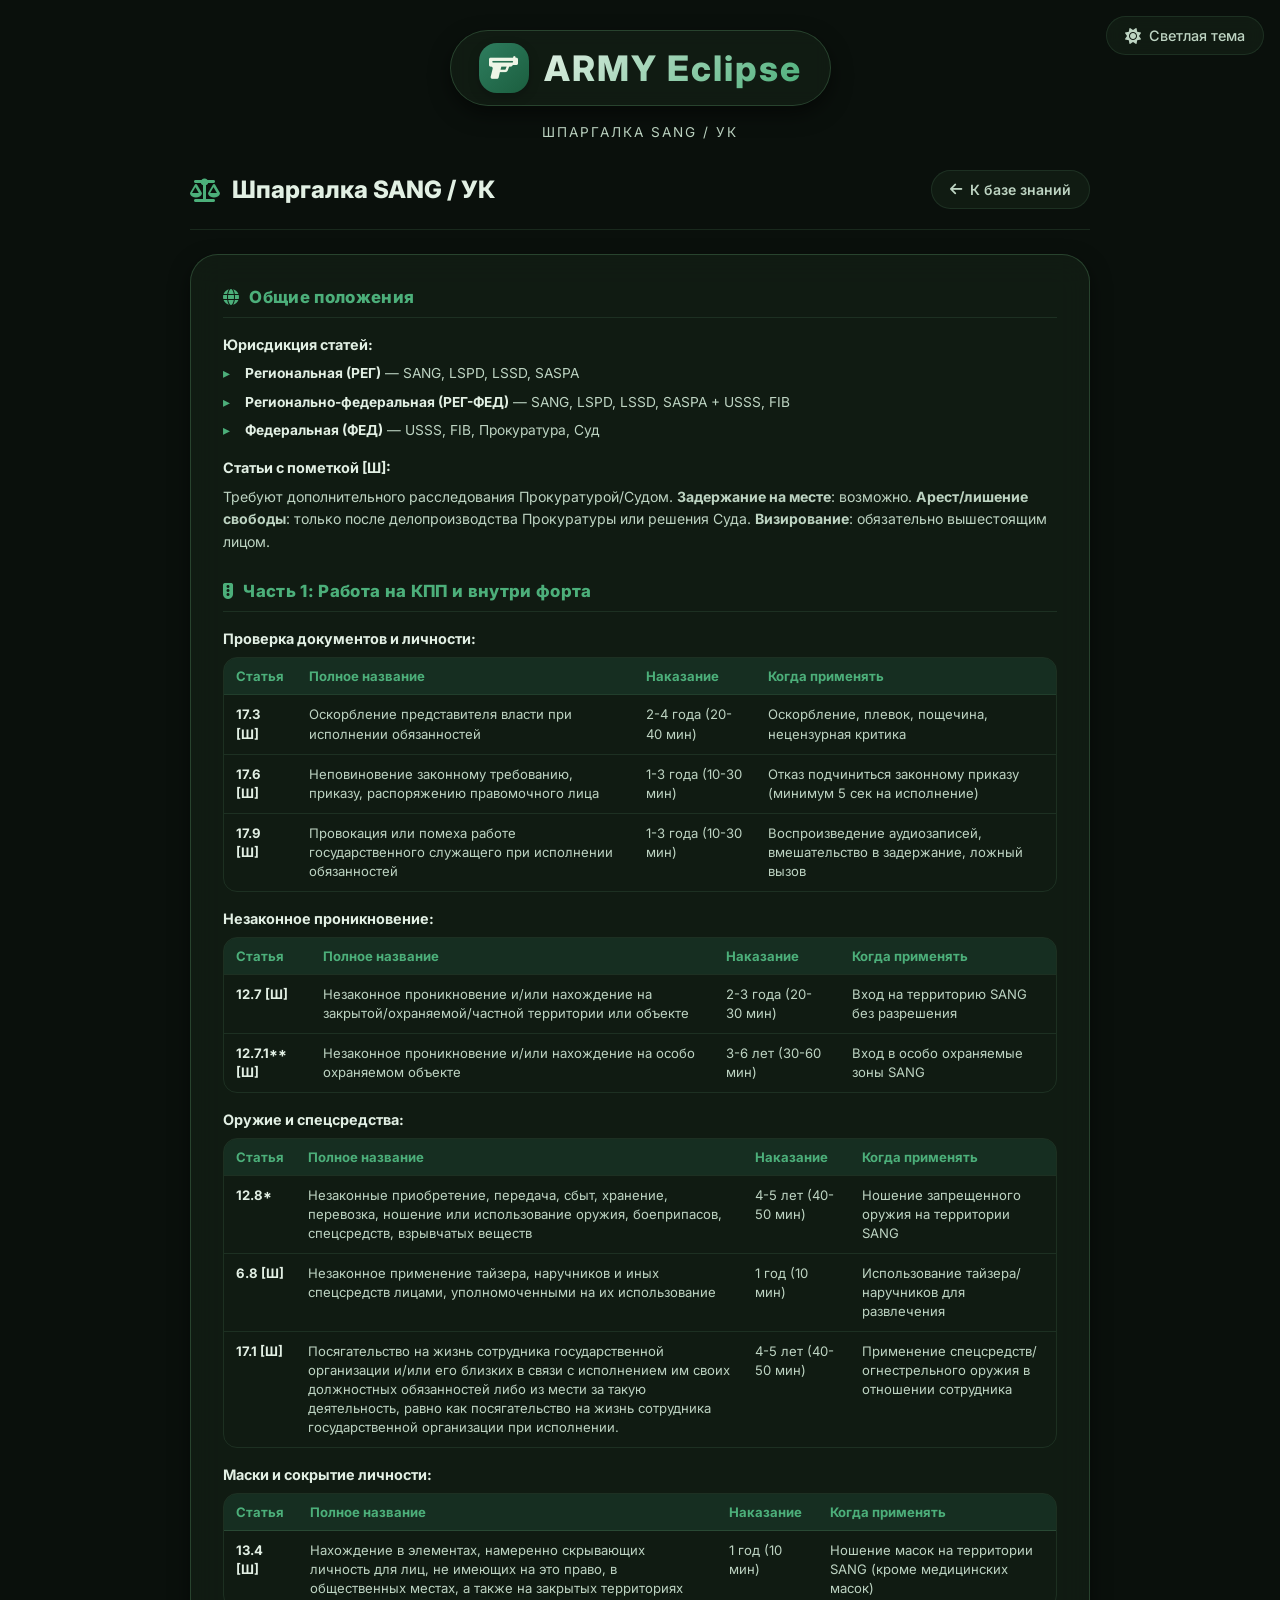
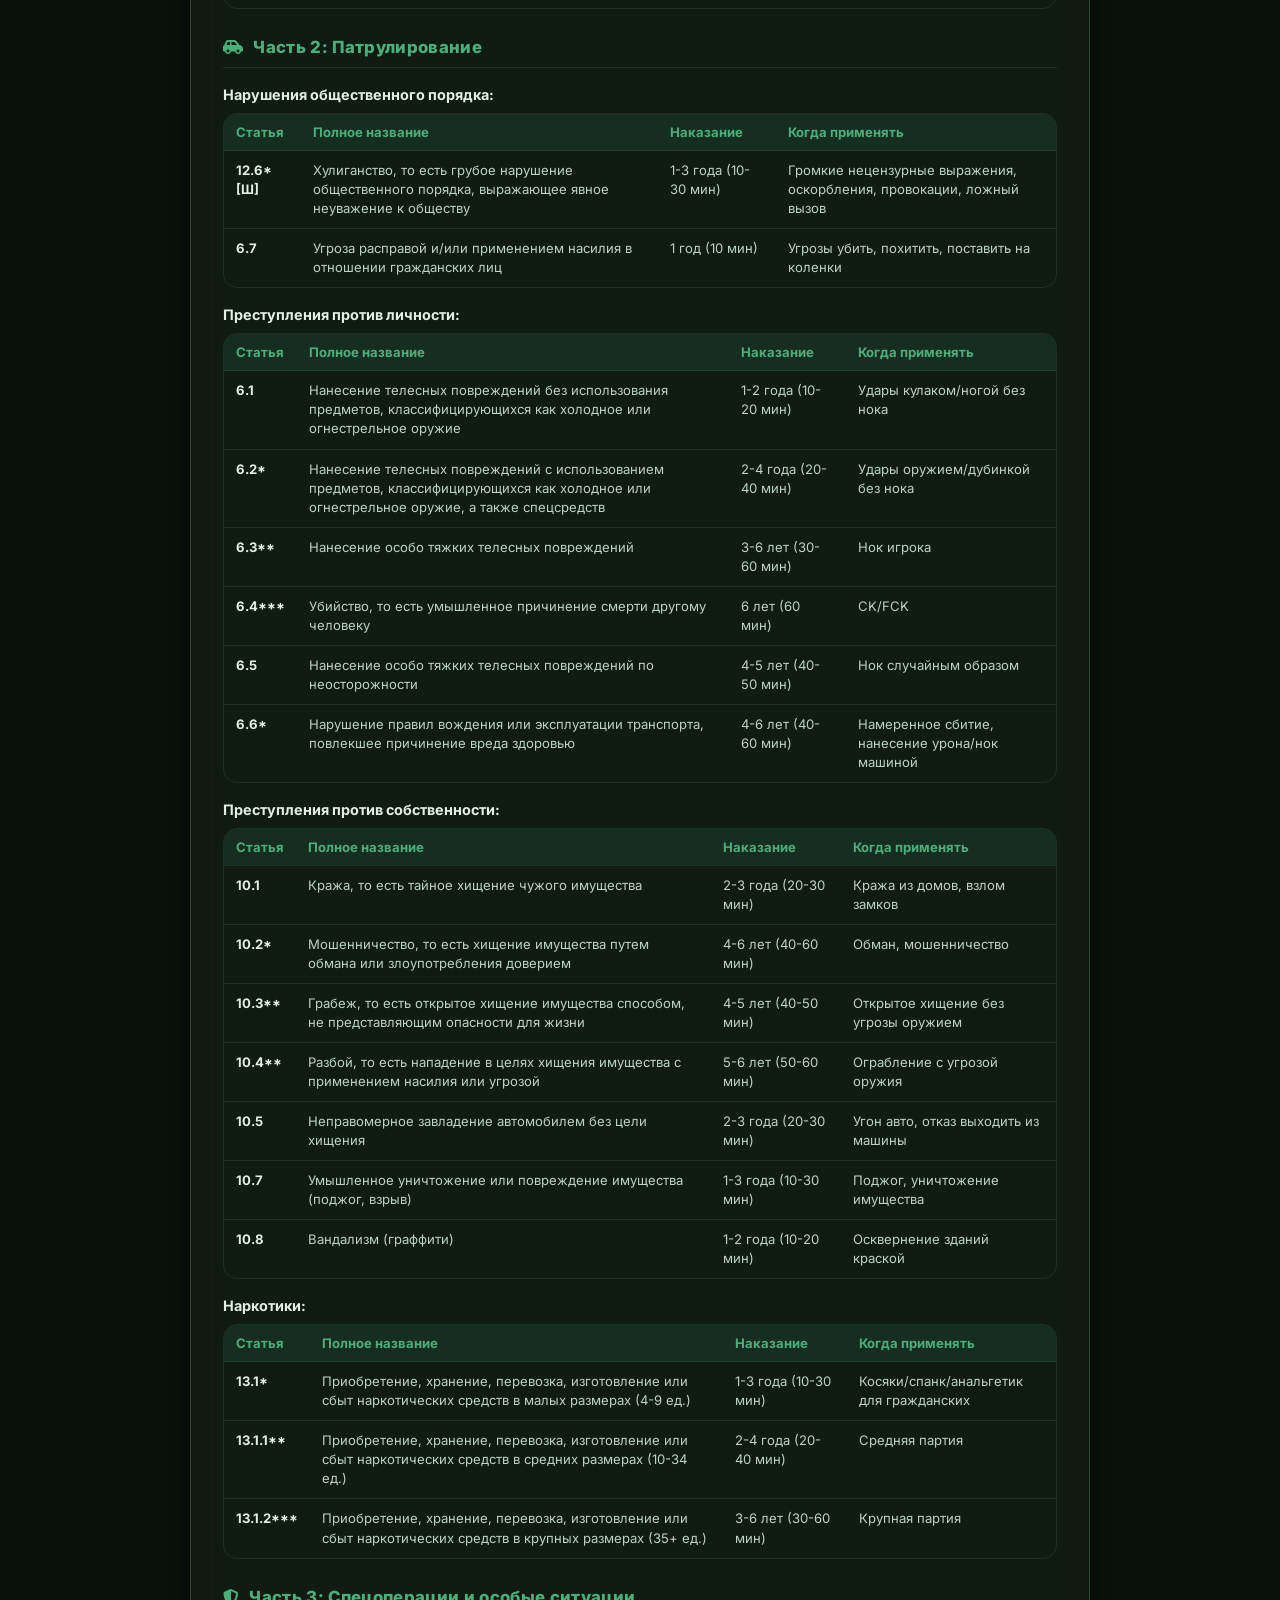
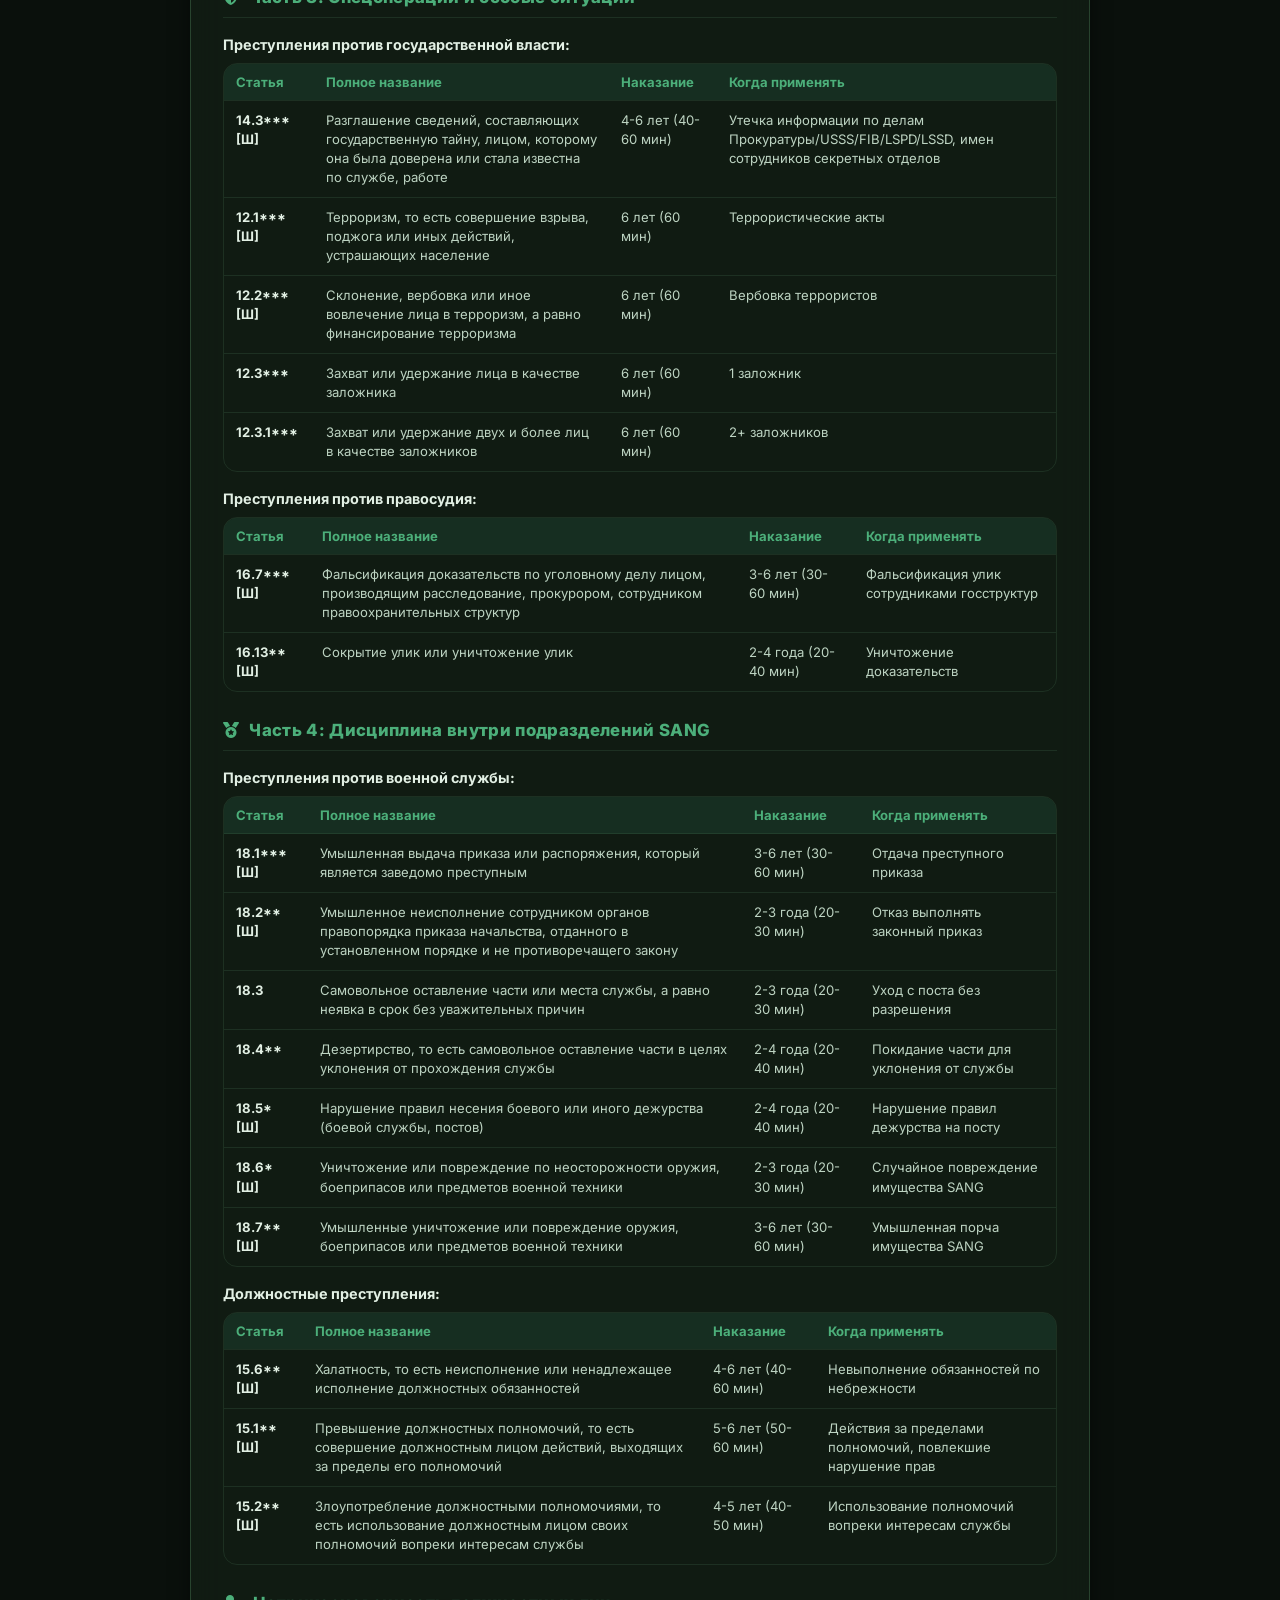
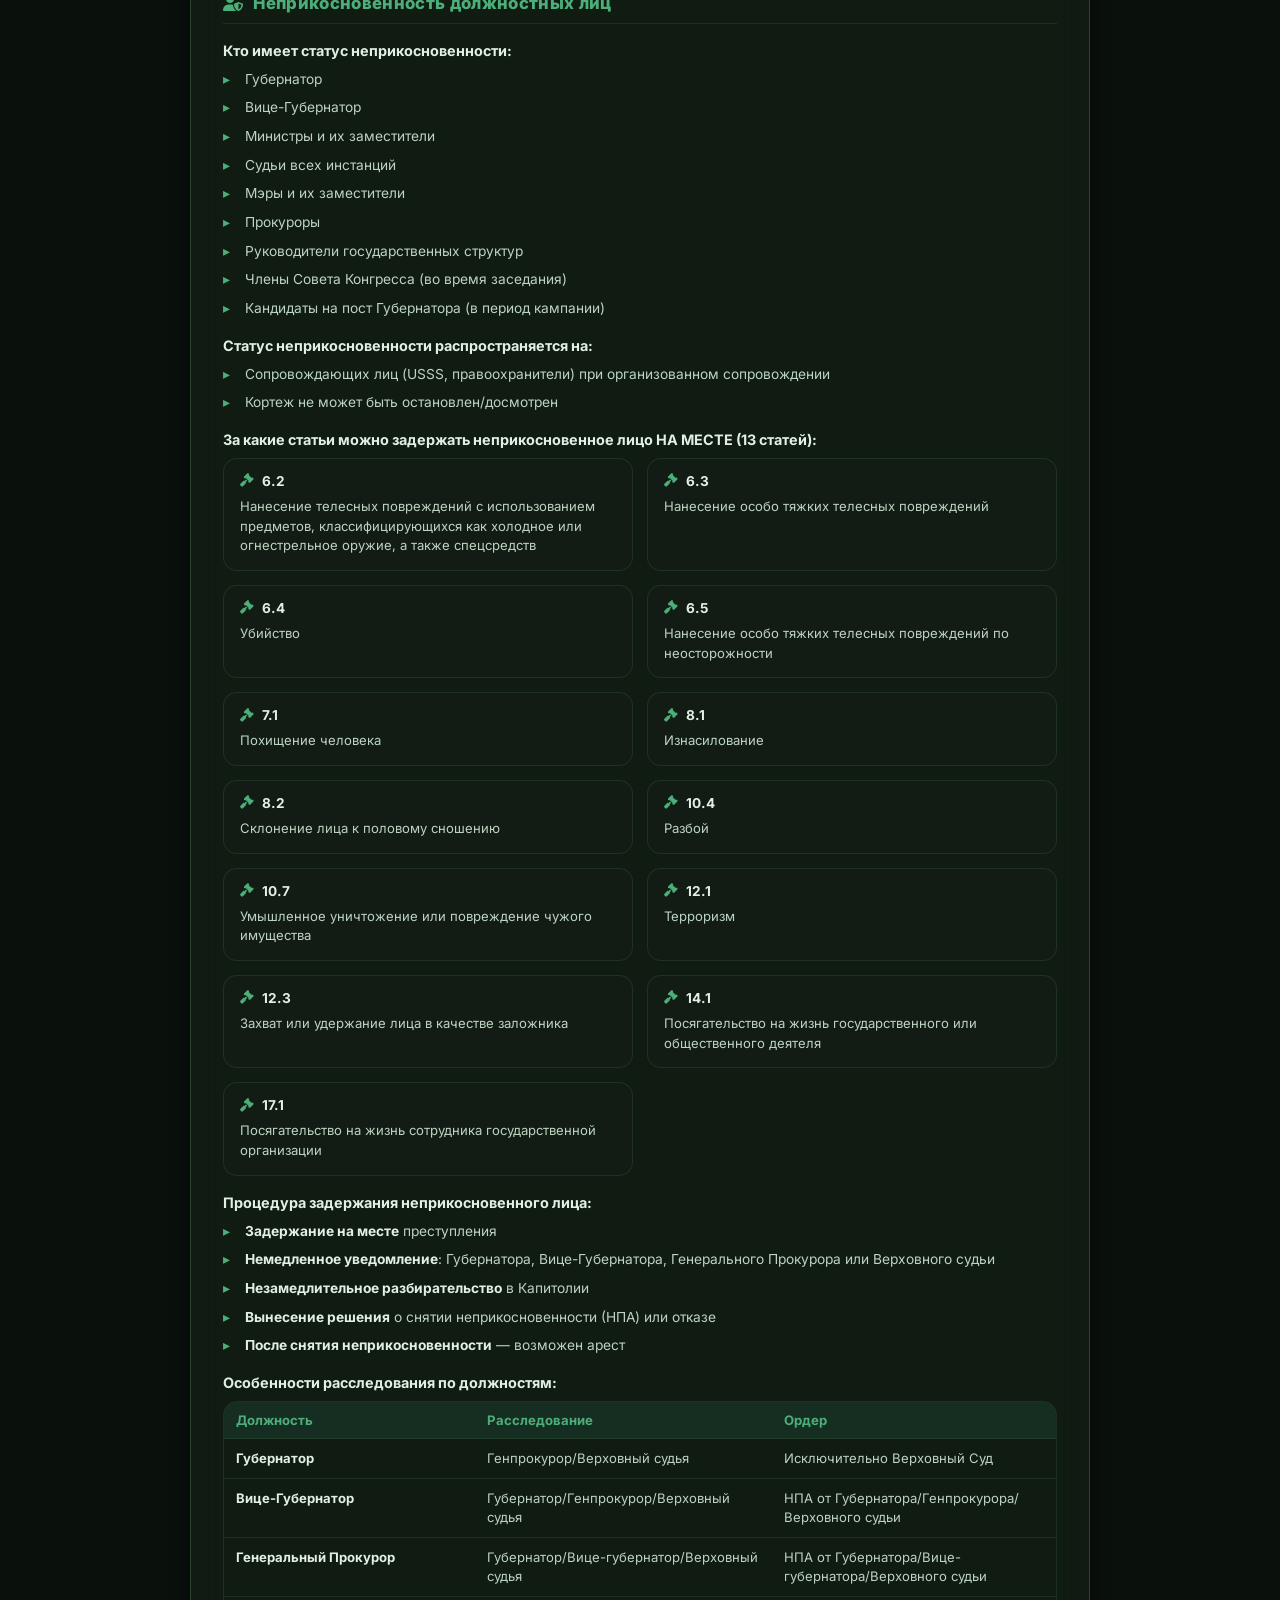
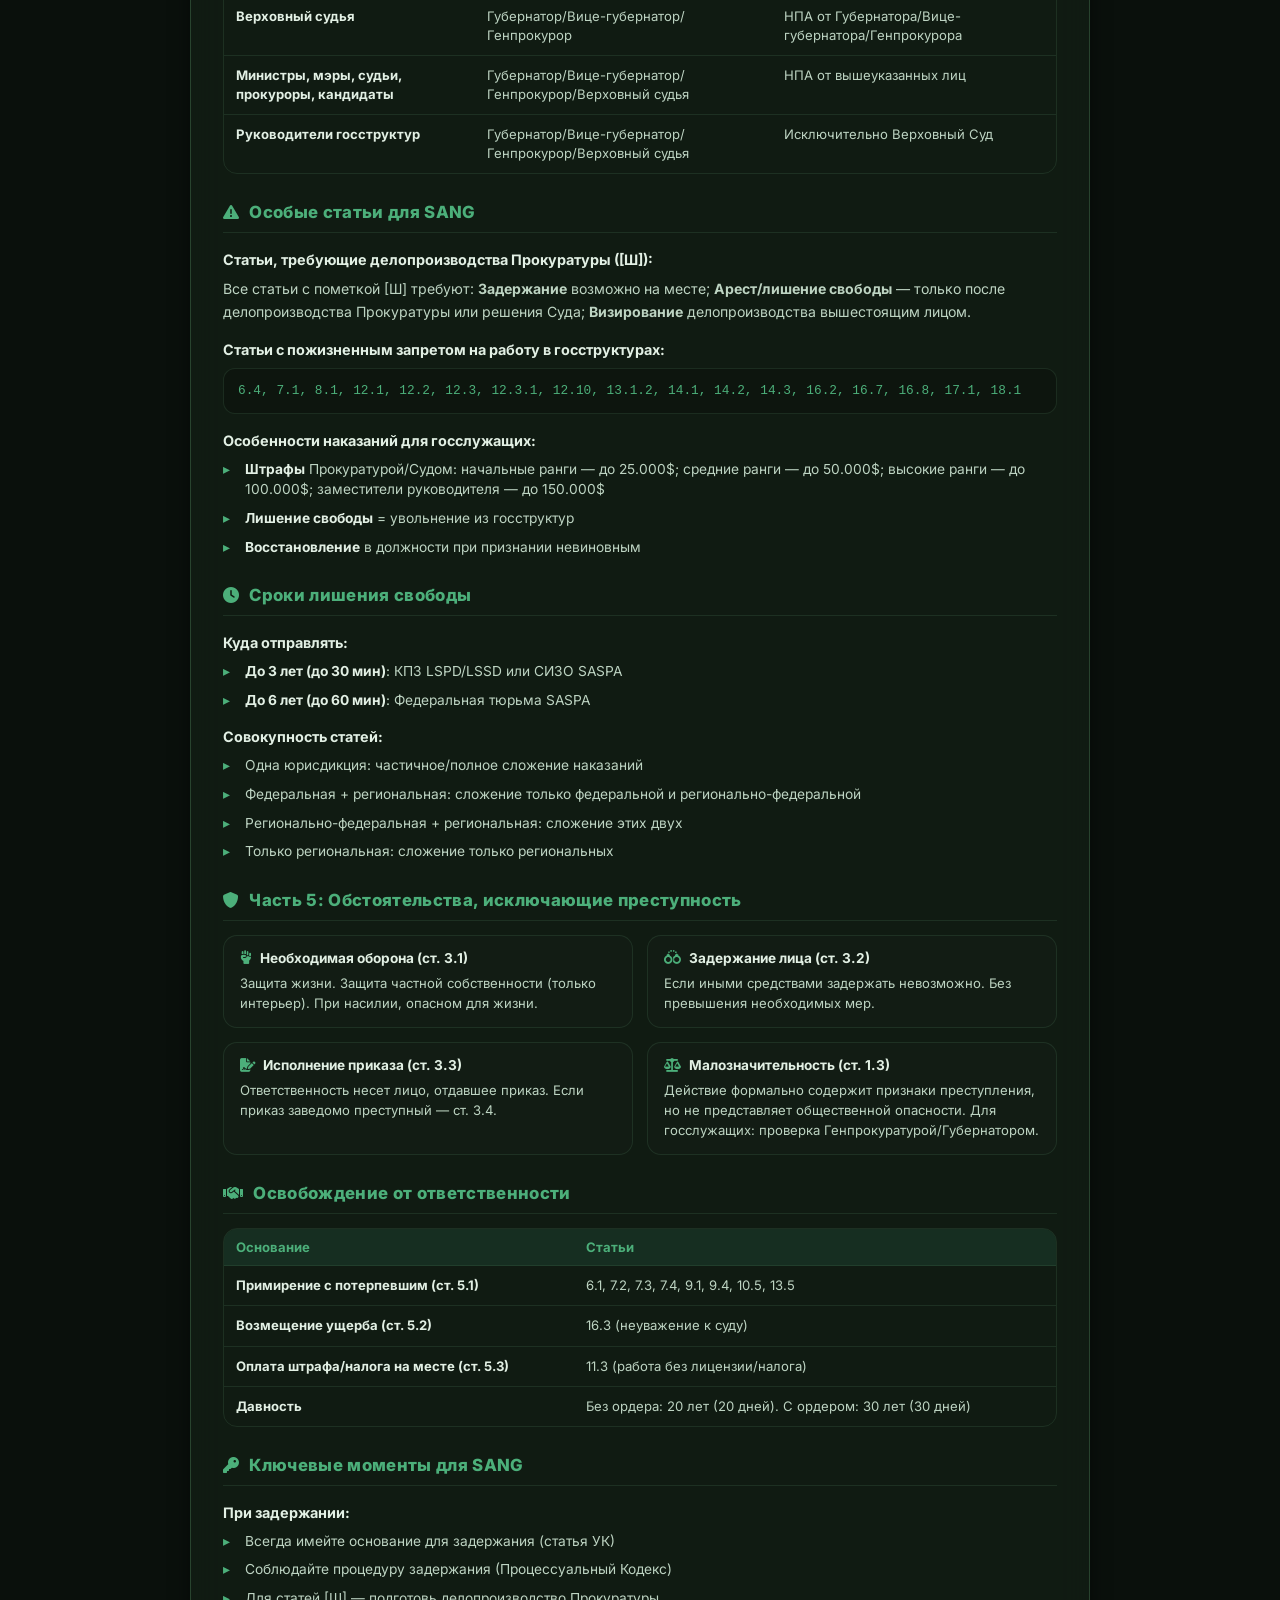
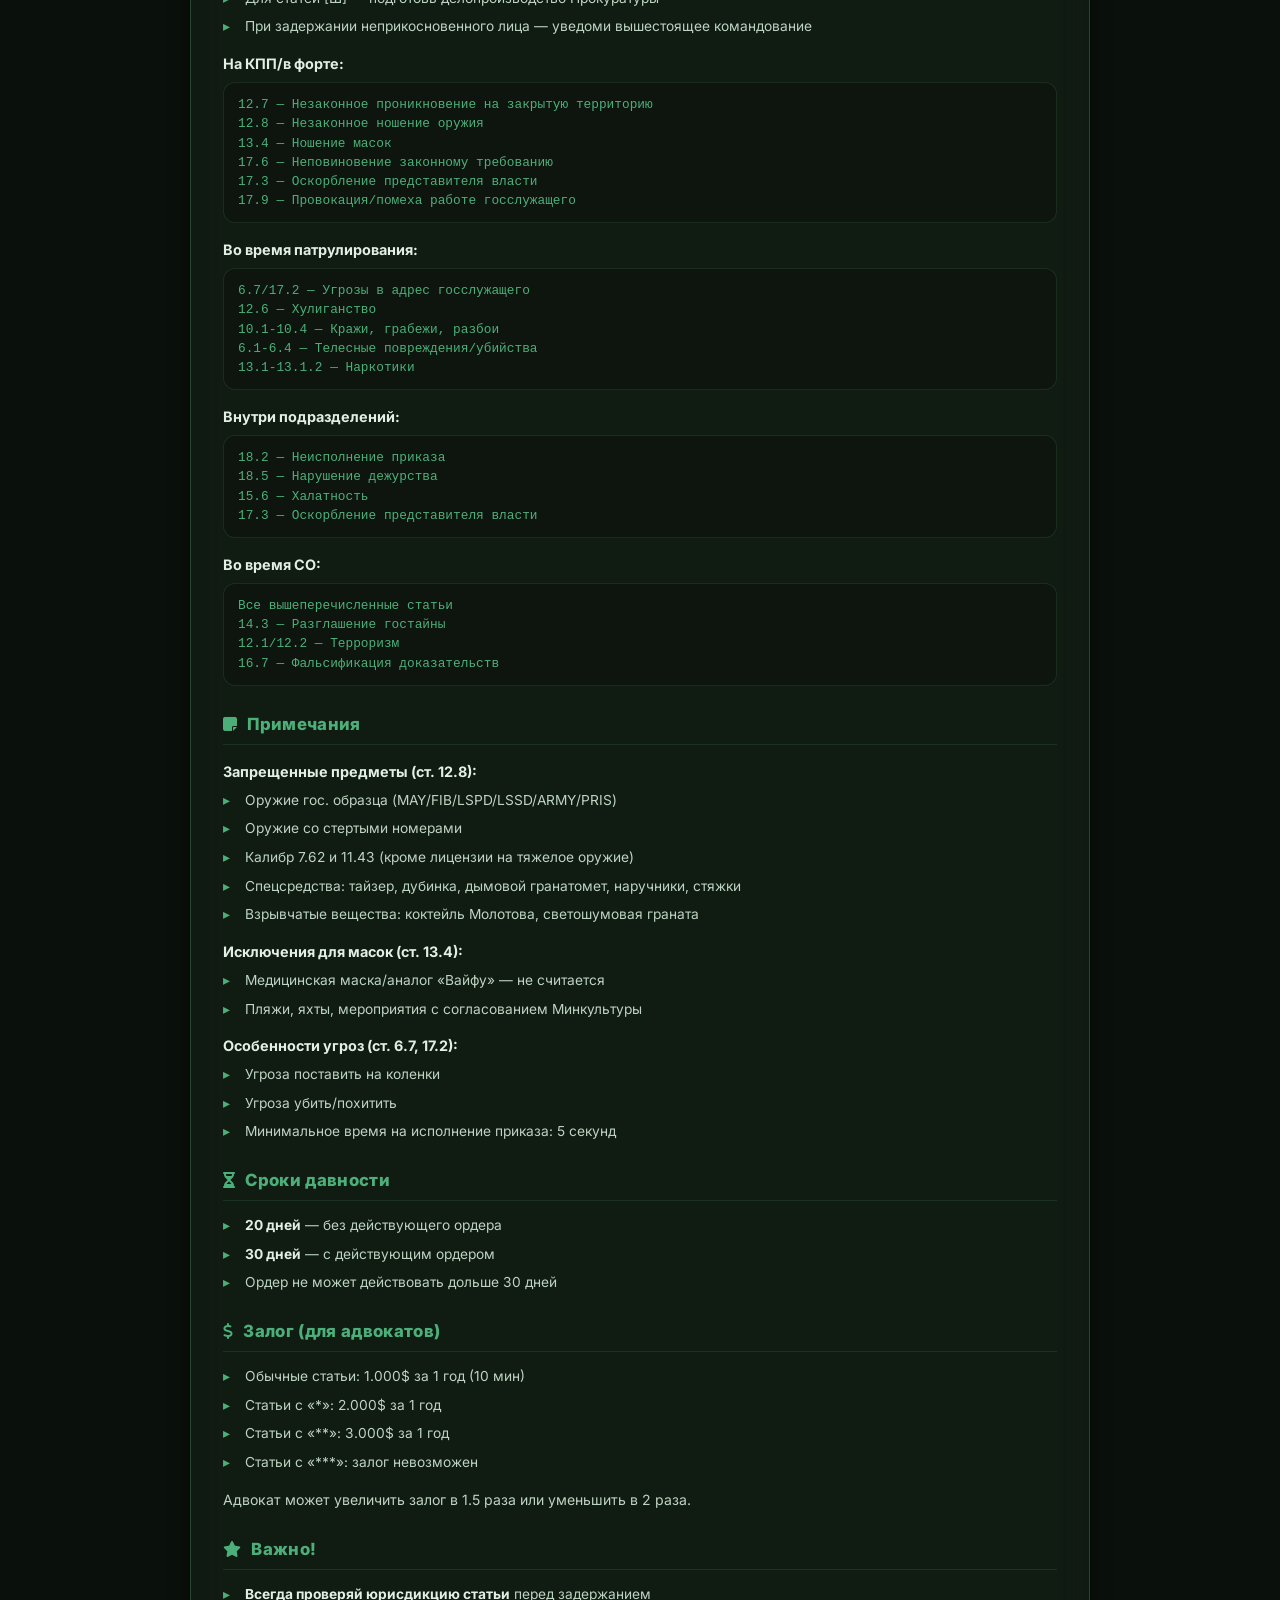
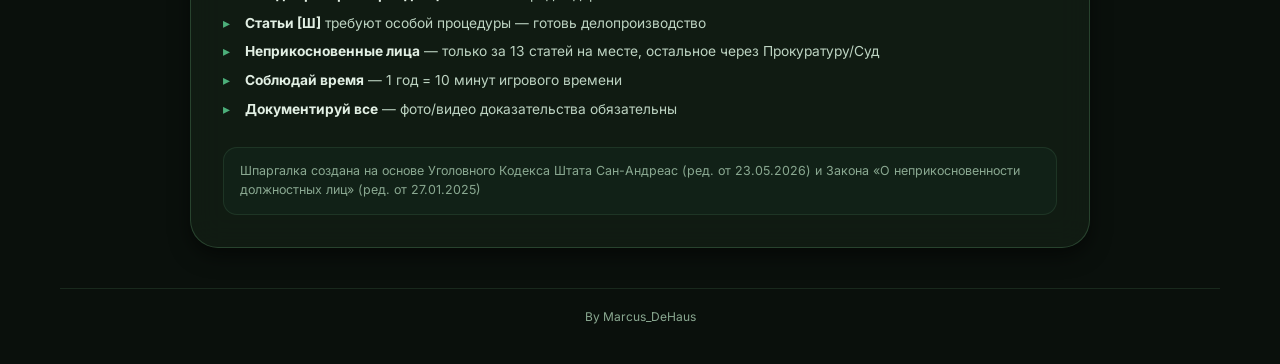
<file: cheatsheet-uk.html>
<!DOCTYPE html>
<html lang="ru">
<head>
    <meta charset="UTF-8">
    <meta name="viewport" content="width=device-width, initial-scale=1.0, viewport-fit=cover">
    <title>ARMY Eclipse | Шпаргалка SANG / УК</title>
    <link href="https://fonts.googleapis.com/css2?family=Inter:opsz,wght@14..32,400;14..32,500;14..32,600;14..32,700;14..32,800&display=swap" rel="stylesheet">
    <link rel="stylesheet" href="https://cdnjs.cloudflare.com/ajax/libs/font-awesome/6.4.0/css/all.min.css">
    <link rel="stylesheet" href="assets/style.css">
    <link rel="stylesheet" href="assets/uc-dashboard.css">
</head>
<body>
    <div class="top-actions">
        <button class="top-btn theme-toggle" id="themeSwitch" type="button">
            <i class="fas fa-sun"></i>
            <span>Светлая тема</span>
        </button>
    </div>

    <main class="container">
        <header class="header compact-header">
            <div class="logo">
                <div class="logo-icon"><i class="fas fa-gun"></i></div>
                <h1>ARMY Eclipse</h1>
            </div>
            <p class="subtitle">ШПАРГАЛКА SANG / УК</p>
        </header>

        <div class="cs-page">
            <div class="cs-page-header">
                <h2><i class="fas fa-scale-balanced"></i> Шпаргалка SANG / УК</h2>
                <a href="uc.html" class="cs-back-btn">
                    <i class="fas fa-arrow-left"></i> К базе знаний
                </a>
            </div>

            <div class="cs-shell">

                <!-- ===== ОБЩИЕ ПОЛОЖЕНИЯ ===== -->
                <div class="cs-section">
                    <div class="cs-section-title"><i class="fas fa-globe"></i> Общие положения</div>
                    <div class="cs-subsection">Юрисдикция статей:</div>
                    <ul class="cs-list">
                        <li><strong>Региональная (РЕГ)</strong> — SANG, LSPD, LSSD, SASPA</li>
                        <li><strong>Регионально-федеральная (РЕГ-ФЕД)</strong> — SANG, LSPD, LSSD, SASPA + USSS, FIB</li>
                        <li><strong>Федеральная (ФЕД)</strong> — USSS, FIB, Прокуратура, Суд</li>
                    </ul>
                    <div class="cs-subsection">Статьи с пометкой [Ш]:</div>
                    <p class="cs-text">Требуют дополнительного расследования Прокуратурой/Судом. <strong>Задержание на месте</strong>: возможно. <strong>Арест/лишение свободы</strong>: только после делопроизводства Прокуратуры или решения Суда. <strong>Визирование</strong>: обязательно вышестоящим лицом.</p>
                </div>

                <!-- ===== ЧАСТЬ 1: КПП ===== -->
                <div class="cs-section">
                    <div class="cs-section-title"><i class="fas fa-traffic-light"></i> Часть 1: Работа на КПП и внутри форта</div>
                    <div class="cs-subsection">Проверка документов и личности:</div>
                    <div class="cs-table-wrap">
                        <table class="cs-table">
                            <thead>
                                <tr><th>Статья</th><th>Полное название</th><th>Наказание</th><th>Когда применять</th></tr>
                            </thead>
                            <tbody>
                                <tr><td><strong>17.3 [Ш]</strong></td><td>Оскорбление представителя власти при исполнении обязанностей</td><td>2-4 года (20-40 мин)</td><td>Оскорбление, плевок, пощечина, нецензурная критика</td></tr>
                                <tr><td><strong>17.6 [Ш]</strong></td><td>Неповиновение законному требованию, приказу, распоряжению правомочного лица</td><td>1-3 года (10-30 мин)</td><td>Отказ подчиниться законному приказу (минимум 5 сек на исполнение)</td></tr>
                                <tr><td><strong>17.9 [Ш]</strong></td><td>Провокация или помеха работе государственного служащего при исполнении обязанностей</td><td>1-3 года (10-30 мин)</td><td>Воспроизведение аудиозаписей, вмешательство в задержание, ложный вызов</td></tr>
                            </tbody>
                        </table>
                    </div>
                    <div class="cs-subsection">Незаконное проникновение:</div>
                    <div class="cs-table-wrap">
                        <table class="cs-table">
                            <thead>
                                <tr><th>Статья</th><th>Полное название</th><th>Наказание</th><th>Когда применять</th></tr>
                            </thead>
                            <tbody>
                                <tr><td><strong>12.7 [Ш]</strong></td><td>Незаконное проникновение и/или нахождение на закрытой/охраняемой/частной территории или объекте</td><td>2-3 года (20-30 мин)</td><td>Вход на территорию SANG без разрешения</td></tr>
                                <tr><td><strong>12.7.1** [Ш]</strong></td><td>Незаконное проникновение и/или нахождение на особо охраняемом объекте</td><td>3-6 лет (30-60 мин)</td><td>Вход в особо охраняемые зоны SANG</td></tr>
                            </tbody>
                        </table>
                    </div>
                    <div class="cs-subsection">Оружие и спецсредства:</div>
                    <div class="cs-table-wrap">
                        <table class="cs-table">
                            <thead>
                                <tr><th>Статья</th><th>Полное название</th><th>Наказание</th><th>Когда применять</th></tr>
                            </thead>
                            <tbody>
                                <tr><td><strong>12.8*</strong></td><td>Незаконные приобретение, передача, сбыт, хранение, перевозка, ношение или использование оружия, боеприпасов, спецсредств, взрывчатых веществ</td><td>4-5 лет (40-50 мин)</td><td>Ношение запрещенного оружия на территории SANG</td></tr>
                                <tr><td><strong>6.8 [Ш]</strong></td><td>Незаконное применение тайзера, наручников и иных спецсредств лицами, уполномоченными на их использование</td><td>1 год (10 мин)</td><td>Использование тайзера/наручников для развлечения</td></tr>
                                <tr><td><strong>17.1 [Ш]</strong></td><td>Посягательство на жизнь сотрудника государственной организации и/или его близких в связи с исполнением им своих должностных обязанностей либо из мести за такую деятельность, равно как посягательство на жизнь сотрудника государственной организации при исполнении.</td><td>4-5 лет (40-50 мин)</td><td>Применение спецсредств/огнестрельного оружия в отношении сотрудника</td></tr>
                            </tbody>
                        </table>
                    </div>
                    <div class="cs-subsection">Маски и сокрытие личности:</div>
                    <div class="cs-table-wrap">
                        <table class="cs-table">
                            <thead>
                                <tr><th>Статья</th><th>Полное название</th><th>Наказание</th><th>Когда применять</th></tr>
                            </thead>
                            <tbody>
                                <tr><td><strong>13.4 [Ш]</strong></td><td>Нахождение в элементах, намеренно скрывающих личность для лиц, не имеющих на это право, в общественных местах, а также на закрытых территориях</td><td>1 год (10 мин)</td><td>Ношение масок на территории SANG (кроме медицинских масок)</td></tr>
                            </tbody>
                        </table>
                    </div>
                </div>

                <!-- ===== ЧАСТЬ 2: ПАТРУЛИРОВАНИЕ ===== -->
                <div class="cs-section">
                    <div class="cs-section-title"><i class="fas fa-car-side"></i> Часть 2: Патрулирование</div>
                    <div class="cs-subsection">Нарушения общественного порядка:</div>
                    <div class="cs-table-wrap">
                        <table class="cs-table">
                            <thead>
                                <tr><th>Статья</th><th>Полное название</th><th>Наказание</th><th>Когда применять</th></tr>
                            </thead>
                            <tbody>
                                <tr><td><strong>12.6* [Ш]</strong></td><td>Хулиганство, то есть грубое нарушение общественного порядка, выражающее явное неуважение к обществу</td><td>1-3 года (10-30 мин)</td><td>Громкие нецензурные выражения, оскорбления, провокации, ложный вызов</td></tr>
                                <tr><td><strong>6.7</strong></td><td>Угроза расправой и/или применением насилия в отношении гражданских лиц</td><td>1 год (10 мин)</td><td>Угрозы убить, похитить, поставить на коленки</td></tr>
                            </tbody>
                        </table>
                    </div>
                    <div class="cs-subsection">Преступления против личности:</div>
                    <div class="cs-table-wrap">
                        <table class="cs-table">
                            <thead>
                                <tr><th>Статья</th><th>Полное название</th><th>Наказание</th><th>Когда применять</th></tr>
                            </thead>
                            <tbody>
                                <tr><td><strong>6.1</strong></td><td>Нанесение телесных повреждений без использования предметов, классифицирующихся как холодное или огнестрельное оружие</td><td>1-2 года (10-20 мин)</td><td>Удары кулаком/ногой без нока</td></tr>
                                <tr><td><strong>6.2*</strong></td><td>Нанесение телесных повреждений с использованием предметов, классифицирующихся как холодное или огнестрельное оружие, а также спецсредств</td><td>2-4 года (20-40 мин)</td><td>Удары оружием/дубинкой без нока</td></tr>
                                <tr><td><strong>6.3**</strong></td><td>Нанесение особо тяжких телесных повреждений</td><td>3-6 лет (30-60 мин)</td><td>Нок игрока</td></tr>
                                <tr><td><strong>6.4***</strong></td><td>Убийство, то есть умышленное причинение смерти другому человеку</td><td>6 лет (60 мин)</td><td>CK/FCK</td></tr>
                                <tr><td><strong>6.5</strong></td><td>Нанесение особо тяжких телесных повреждений по неосторожности</td><td>4-5 лет (40-50 мин)</td><td>Нок случайным образом</td></tr>
                                <tr><td><strong>6.6*</strong></td><td>Нарушение правил вождения или эксплуатации транспорта, повлекшее причинение вреда здоровью</td><td>4-6 лет (40-60 мин)</td><td>Намеренное сбитие, нанесение урона/нок машиной</td></tr>
                            </tbody>
                        </table>
                    </div>
                    <div class="cs-subsection">Преступления против собственности:</div>
                    <div class="cs-table-wrap">
                        <table class="cs-table">
                            <thead>
                                <tr><th>Статья</th><th>Полное название</th><th>Наказание</th><th>Когда применять</th></tr>
                            </thead>
                            <tbody>
                                <tr><td><strong>10.1</strong></td><td>Кража, то есть тайное хищение чужого имущества</td><td>2-3 года (20-30 мин)</td><td>Кража из домов, взлом замков</td></tr>
                                <tr><td><strong>10.2*</strong></td><td>Мошенничество, то есть хищение имущества путем обмана или злоупотребления доверием</td><td>4-6 лет (40-60 мин)</td><td>Обман, мошенничество</td></tr>
                                <tr><td><strong>10.3**</strong></td><td>Грабеж, то есть открытое хищение имущества способом, не представляющим опасности для жизни</td><td>4-5 лет (40-50 мин)</td><td>Открытое хищение без угрозы оружием</td></tr>
                                <tr><td><strong>10.4**</strong></td><td>Разбой, то есть нападение в целях хищения имущества с применением насилия или угрозой</td><td>5-6 лет (50-60 мин)</td><td>Ограбление с угрозой оружия</td></tr>
                                <tr><td><strong>10.5</strong></td><td>Неправомерное завладение автомобилем без цели хищения</td><td>2-3 года (20-30 мин)</td><td>Угон авто, отказ выходить из машины</td></tr>
                                <tr><td><strong>10.7</strong></td><td>Умышленное уничтожение или повреждение имущества (поджог, взрыв)</td><td>1-3 года (10-30 мин)</td><td>Поджог, уничтожение имущества</td></tr>
                                <tr><td><strong>10.8</strong></td><td>Вандализм (граффити)</td><td>1-2 года (10-20 мин)</td><td>Осквернение зданий краской</td></tr>
                            </tbody>
                        </table>
                    </div>
                    <div class="cs-subsection">Наркотики:</div>
                    <div class="cs-table-wrap">
                        <table class="cs-table">
                            <thead>
                                <tr><th>Статья</th><th>Полное название</th><th>Наказание</th><th>Когда применять</th></tr>
                            </thead>
                            <tbody>
                                <tr><td><strong>13.1*</strong></td><td>Приобретение, хранение, перевозка, изготовление или сбыт наркотических средств в малых размерах (4-9 ед.)</td><td>1-3 года (10-30 мин)</td><td>Косяки/спанк/анальгетик для гражданских</td></tr>
                                <tr><td><strong>13.1.1**</strong></td><td>Приобретение, хранение, перевозка, изготовление или сбыт наркотических средств в средних размерах (10-34 ед.)</td><td>2-4 года (20-40 мин)</td><td>Средняя партия</td></tr>
                                <tr><td><strong>13.1.2***</strong></td><td>Приобретение, хранение, перевозка, изготовление или сбыт наркотических средств в крупных размерах (35+ ед.)</td><td>3-6 лет (30-60 мин)</td><td>Крупная партия</td></tr>
                            </tbody>
                        </table>
                    </div>
                </div>

                <!-- ===== ЧАСТЬ 3: СПЕЦОПЕРАЦИИ ===== -->
                <div class="cs-section">
                    <div class="cs-section-title"><i class="fas fa-shield-halved"></i> Часть 3: Спецоперации и особые ситуации</div>
                    <div class="cs-subsection">Преступления против государственной власти:</div>
                    <div class="cs-table-wrap">
                        <table class="cs-table">
                            <thead>
                                <tr><th>Статья</th><th>Полное название</th><th>Наказание</th><th>Когда применять</th></tr>
                            </thead>
                            <tbody>
                                <tr><td><strong>14.3*** [Ш]</strong></td><td>Разглашение сведений, составляющих государственную тайну, лицом, которому она была доверена или стала известна по службе, работе</td><td>4-6 лет (40-60 мин)</td><td>Утечка информации по делам Прокуратуры/USSS/FIB/LSPD/LSSD, имен сотрудников секретных отделов</td></tr>
                                <tr><td><strong>12.1*** [Ш]</strong></td><td>Терроризм, то есть совершение взрыва, поджога или иных действий, устрашающих население</td><td>6 лет (60 мин)</td><td>Террористические акты</td></tr>
                                <tr><td><strong>12.2*** [Ш]</strong></td><td>Склонение, вербовка или иное вовлечение лица в терроризм, а равно финансирование терроризма</td><td>6 лет (60 мин)</td><td>Вербовка террористов</td></tr>
                                <tr><td><strong>12.3***</strong></td><td>Захват или удержание лица в качестве заложника</td><td>6 лет (60 мин)</td><td>1 заложник</td></tr>
                                <tr><td><strong>12.3.1***</strong></td><td>Захват или удержание двух и более лиц в качестве заложников</td><td>6 лет (60 мин)</td><td>2+ заложников</td></tr>
                            </tbody>
                        </table>
                    </div>
                    <div class="cs-subsection">Преступления против правосудия:</div>
                    <div class="cs-table-wrap">
                        <table class="cs-table">
                            <thead>
                                <tr><th>Статья</th><th>Полное название</th><th>Наказание</th><th>Когда применять</th></tr>
                            </thead>
                            <tbody>
                                <tr><td><strong>16.7*** [Ш]</strong></td><td>Фальсификация доказательств по уголовному делу лицом, производящим расследование, прокурором, сотрудником правоохранительных структур</td><td>3-6 лет (30-60 мин)</td><td>Фальсификация улик сотрудниками госструктур</td></tr>
                                <tr><td><strong>16.13** [Ш]</strong></td><td>Сокрытие улик или уничтожение улик</td><td>2-4 года (20-40 мин)</td><td>Уничтожение доказательств</td></tr>
                            </tbody>
                        </table>
                    </div>
                </div>

                <!-- ===== ЧАСТЬ 4: ДИСЦИПЛИНА ===== -->
                <div class="cs-section">
                    <div class="cs-section-title"><i class="fas fa-medal"></i> Часть 4: Дисциплина внутри подразделений SANG</div>
                    <div class="cs-subsection">Преступления против военной службы:</div>
                    <div class="cs-table-wrap">
                        <table class="cs-table">
                            <thead>
                                <tr><th>Статья</th><th>Полное название</th><th>Наказание</th><th>Когда применять</th></tr>
                            </thead>
                            <tbody>
                                <tr><td><strong>18.1*** [Ш]</strong></td><td>Умышленная выдача приказа или распоряжения, который является заведомо преступным</td><td>3-6 лет (30-60 мин)</td><td>Отдача преступного приказа</td></tr>
                                <tr><td><strong>18.2** [Ш]</strong></td><td>Умышленное неисполнение сотрудником органов правопорядка приказа начальства, отданного в установленном порядке и не противоречащего закону</td><td>2-3 года (20-30 мин)</td><td>Отказ выполнять законный приказ</td></tr>
                                <tr><td><strong>18.3</strong></td><td>Самовольное оставление части или места службы, а равно неявка в срок без уважительных причин</td><td>2-3 года (20-30 мин)</td><td>Уход с поста без разрешения</td></tr>
                                <tr><td><strong>18.4**</strong></td><td>Дезертирство, то есть самовольное оставление части в целях уклонения от прохождения службы</td><td>2-4 года (20-40 мин)</td><td>Покидание части для уклонения от службы</td></tr>
                                <tr><td><strong>18.5* [Ш]</strong></td><td>Нарушение правил несения боевого или иного дежурства (боевой службы, постов)</td><td>2-4 года (20-40 мин)</td><td>Нарушение правил дежурства на посту</td></tr>
                                <tr><td><strong>18.6* [Ш]</strong></td><td>Уничтожение или повреждение по неосторожности оружия, боеприпасов или предметов военной техники</td><td>2-3 года (20-30 мин)</td><td>Случайное повреждение имущества SANG</td></tr>
                                <tr><td><strong>18.7** [Ш]</strong></td><td>Умышленные уничтожение или повреждение оружия, боеприпасов или предметов военной техники</td><td>3-6 лет (30-60 мин)</td><td>Умышленная порча имущества SANG</td></tr>
                            </tbody>
                        </table>
                    </div>
                    <div class="cs-subsection">Должностные преступления:</div>
                    <div class="cs-table-wrap">
                        <table class="cs-table">
                            <thead>
                                <tr><th>Статья</th><th>Полное название</th><th>Наказание</th><th>Когда применять</th></tr>
                            </thead>
                            <tbody>
                                <tr><td><strong>15.6** [Ш]</strong></td><td>Халатность, то есть неисполнение или ненадлежащее исполнение должностных обязанностей</td><td>4-6 лет (40-60 мин)</td><td>Невыполнение обязанностей по небрежности</td></tr>
                                <tr><td><strong>15.1** [Ш]</strong></td><td>Превышение должностных полномочий, то есть совершение должностным лицом действий, выходящих за пределы его полномочий</td><td>5-6 лет (50-60 мин)</td><td>Действия за пределами полномочий, повлекшие нарушение прав</td></tr>
                                <tr><td><strong>15.2** [Ш]</strong></td><td>Злоупотребление должностными полномочиями, то есть использование должностным лицом своих полномочий вопреки интересам службы</td><td>4-5 лет (40-50 мин)</td><td>Использование полномочий вопреки интересам службы</td></tr>
                            </tbody>
                        </table>
                    </div>
                </div>

                <!-- ===== НЕПРИКОСНОВЕННОСТЬ ===== -->
                <div class="cs-section">
                    <div class="cs-section-title"><i class="fas fa-user-shield"></i> Неприкосновенность должностных лиц</div>
                    <div class="cs-subsection">Кто имеет статус неприкосновенности:</div>
                    <ul class="cs-list">
                        <li>Губернатор</li>
                        <li>Вице-Губернатор</li>
                        <li>Министры и их заместители</li>
                        <li>Судьи всех инстанций</li>
                        <li>Мэры и их заместители</li>
                        <li>Прокуроры</li>
                        <li>Руководители государственных структур</li>
                        <li>Члены Совета Конгресса (во время заседания)</li>
                        <li>Кандидаты на пост Губернатора (в период кампании)</li>
                    </ul>
                    <div class="cs-subsection">Статус неприкосновенности распространяется на:</div>
                    <ul class="cs-list">
                        <li>Сопровождающих лиц (USSS, правоохранители) при организованном сопровождении</li>
                        <li>Кортеж не может быть остановлен/досмотрен</li>
                    </ul>
                    <div class="cs-subsection">За какие статьи можно задержать неприкосновенное лицо НА МЕСТЕ (13 статей):</div>
                    <div class="cs-grid">
                        <div class="cs-grid-item"><h5><i class="fas fa-gavel"></i> 6.2</h5><p>Нанесение телесных повреждений с использованием предметов, классифицирующихся как холодное или огнестрельное оружие, а также спецсредств</p></div>
                        <div class="cs-grid-item"><h5><i class="fas fa-gavel"></i> 6.3</h5><p>Нанесение особо тяжких телесных повреждений</p></div>
                        <div class="cs-grid-item"><h5><i class="fas fa-gavel"></i> 6.4</h5><p>Убийство</p></div>
                        <div class="cs-grid-item"><h5><i class="fas fa-gavel"></i> 6.5</h5><p>Нанесение особо тяжких телесных повреждений по неосторожности</p></div>
                        <div class="cs-grid-item"><h5><i class="fas fa-gavel"></i> 7.1</h5><p>Похищение человека</p></div>
                        <div class="cs-grid-item"><h5><i class="fas fa-gavel"></i> 8.1</h5><p>Изнасилование</p></div>
                        <div class="cs-grid-item"><h5><i class="fas fa-gavel"></i> 8.2</h5><p>Склонение лица к половому сношению</p></div>
                        <div class="cs-grid-item"><h5><i class="fas fa-gavel"></i> 10.4</h5><p>Разбой</p></div>
                        <div class="cs-grid-item"><h5><i class="fas fa-gavel"></i> 10.7</h5><p>Умышленное уничтожение или повреждение чужого имущества</p></div>
                        <div class="cs-grid-item"><h5><i class="fas fa-gavel"></i> 12.1</h5><p>Терроризм</p></div>
                        <div class="cs-grid-item"><h5><i class="fas fa-gavel"></i> 12.3</h5><p>Захват или удержание лица в качестве заложника</p></div>
                        <div class="cs-grid-item"><h5><i class="fas fa-gavel"></i> 14.1</h5><p>Посягательство на жизнь государственного или общественного деятеля</p></div>
                        <div class="cs-grid-item"><h5><i class="fas fa-gavel"></i> 17.1</h5><p>Посягательство на жизнь сотрудника государственной организации</p></div>
                    </div>
                    <div class="cs-subsection">Процедура задержания неприкосновенного лица:</div>
                    <ul class="cs-list">
                        <li><strong>Задержание на месте</strong> преступления</li>
                        <li><strong>Немедленное уведомление</strong>: Губернатора, Вице-Губернатора, Генерального Прокурора или Верховного судьи</li>
                        <li><strong>Незамедлительное разбирательство</strong> в Капитолии</li>
                        <li><strong>Вынесение решения</strong> о снятии неприкосновенности (НПА) или отказе</li>
                        <li><strong>После снятия неприкосновенности</strong> — возможен арест</li>
                    </ul>
                    <div class="cs-subsection">Особенности расследования по должностям:</div>
                    <div class="cs-table-wrap">
                        <table class="cs-table">
                            <thead>
                                <tr><th>Должность</th><th>Расследование</th><th>Ордер</th></tr>
                            </thead>
                            <tbody>
                                <tr><td><strong>Губернатор</strong></td><td>Генпрокурор/Верховный судья</td><td>Исключительно Верховный Суд</td></tr>
                                <tr><td><strong>Вице-Губернатор</strong></td><td>Губернатор/Генпрокурор/Верховный судья</td><td>НПА от Губернатора/Генпрокурора/Верховного судьи</td></tr>
                                <tr><td><strong>Генеральный Прокурор</strong></td><td>Губернатор/Вице-губернатор/Верховный судья</td><td>НПА от Губернатора/Вице-губернатора/Верховного судьи</td></tr>
                                <tr><td><strong>Верховный судья</strong></td><td>Губернатор/Вице-губернатор/Генпрокурор</td><td>НПА от Губернатора/Вице-губернатора/Генпрокурора</td></tr>
                                <tr><td><strong>Министры, мэры, судьи, прокуроры, кандидаты</strong></td><td>Губернатор/Вице-губернатор/Генпрокурор/Верховный судья</td><td>НПА от вышеуказанных лиц</td></tr>
                                <tr><td><strong>Руководители госструктур</strong></td><td>Губернатор/Вице-губернатор/Генпрокурор/Верховный судья</td><td>Исключительно Верховный Суд</td></tr>
                            </tbody>
                        </table>
                    </div>
                </div>

                <!-- ===== ОСОБЫЕ СТАТЬИ ===== -->
                <div class="cs-section">
                    <div class="cs-section-title"><i class="fas fa-exclamation-triangle"></i> Особые статьи для SANG</div>
                    <div class="cs-subsection">Статьи, требующие делопроизводства Прокуратуры ([Ш]):</div>
                    <p class="cs-text">Все статьи с пометкой [Ш] требуют: <strong>Задержание</strong> возможно на месте; <strong>Арест/лишение свободы</strong> — только после делопроизводства Прокуратуры или решения Суда; <strong>Визирование</strong> делопроизводства вышестоящим лицом.</p>
                    <div class="cs-subsection">Статьи с пожизненным запретом на работу в госструктурах:</div>
                    <div class="cs-code">6.4, 7.1, 8.1, 12.1, 12.2, 12.3, 12.3.1, 12.10, 13.1.2, 14.1, 14.2, 14.3, 16.2, 16.7, 16.8, 17.1, 18.1</div>
                    <div class="cs-subsection">Особенности наказаний для госслужащих:</div>
                    <ul class="cs-list">
                        <li><strong>Штрафы</strong> Прокуратурой/Судом: начальные ранги — до 25.000$; средние ранги — до 50.000$; высокие ранги — до 100.000$; заместители руководителя — до 150.000$</li>
                        <li><strong>Лишение свободы</strong> = увольнение из госструктур</li>
                        <li><strong>Восстановление</strong> в должности при признании невиновным</li>
                    </ul>
                </div>

                <!-- ===== СРОКИ ===== -->
                <div class="cs-section">
                    <div class="cs-section-title"><i class="fas fa-clock"></i> Сроки лишения свободы</div>
                    <div class="cs-subsection">Куда отправлять:</div>
                    <ul class="cs-list">
                        <li><strong>До 3 лет (до 30 мин)</strong>: КПЗ LSPD/LSSD или СИЗО SASPA</li>
                        <li><strong>До 6 лет (до 60 мин)</strong>: Федеральная тюрьма SASPA</li>
                    </ul>
                    <div class="cs-subsection">Совокупность статей:</div>
                    <ul class="cs-list">
                        <li>Одна юрисдикция: частичное/полное сложение наказаний</li>
                        <li>Федеральная + региональная: сложение только федеральной и регионально-федеральной</li>
                        <li>Регионально-федеральная + региональная: сложение этих двух</li>
                        <li>Только региональная: сложение только региональных</li>
                    </ul>
                </div>

                <!-- ===== ЧАСТЬ 5 ===== -->
                <div class="cs-section">
                    <div class="cs-section-title"><i class="fas fa-shield"></i> Часть 5: Обстоятельства, исключающие преступность</div>
                    <div class="cs-grid">
                        <div class="cs-grid-item">
                            <h5><i class="fas fa-hand-fist"></i> Необходимая оборона (ст. 3.1)</h5>
                            <p>Защита жизни. Защита частной собственности (только интерьер). При насилии, опасном для жизни.</p>
                        </div>
                        <div class="cs-grid-item">
                            <h5><i class="fas fa-handcuffs"></i> Задержание лица (ст. 3.2)</h5>
                            <p>Если иными средствами задержать невозможно. Без превышения необходимых мер.</p>
                        </div>
                        <div class="cs-grid-item">
                            <h5><i class="fas fa-file-signature"></i> Исполнение приказа (ст. 3.3)</h5>
                            <p>Ответственность несет лицо, отдавшее приказ. Если приказ заведомо преступный — ст. 3.4.</p>
                        </div>
                        <div class="cs-grid-item">
                            <h5><i class="fas fa-scale-balanced"></i> Малозначительность (ст. 1.3)</h5>
                            <p>Действие формально содержит признаки преступления, но не представляет общественной опасности. Для госслужащих: проверка Генпрокуратурой/Губернатором.</p>
                        </div>
                    </div>
                </div>

                <!-- ===== ОСВОБОЖДЕНИЕ ===== -->
                <div class="cs-section">
                    <div class="cs-section-title"><i class="fas fa-handshake"></i> Освобождение от ответственности</div>
                    <div class="cs-table-wrap">
                        <table class="cs-table">
                            <thead>
                                <tr><th>Основание</th><th>Статьи</th></tr>
                            </thead>
                            <tbody>
                                <tr><td><strong>Примирение с потерпевшим (ст. 5.1)</strong></td><td>6.1, 7.2, 7.3, 7.4, 9.1, 9.4, 10.5, 13.5</td></tr>
                                <tr><td><strong>Возмещение ущерба (ст. 5.2)</strong></td><td>16.3 (неуважение к суду)</td></tr>
                                <tr><td><strong>Оплата штрафа/налога на месте (ст. 5.3)</strong></td><td>11.3 (работа без лицензии/налога)</td></tr>
                                <tr><td><strong>Давность</strong></td><td>Без ордера: 20 лет (20 дней). С ордером: 30 лет (30 дней)</td></tr>
                            </tbody>
                        </table>
                    </div>
                </div>

                <!-- ===== КЛЮЧЕВЫЕ МОМЕНТЫ ===== -->
                <div class="cs-section">
                    <div class="cs-section-title"><i class="fas fa-key"></i> Ключевые моменты для SANG</div>
                    <div class="cs-subsection">При задержании:</div>
                    <ul class="cs-list">
                        <li>Всегда имейте основание для задержания (статья УК)</li>
                        <li>Соблюдайте процедуру задержания (Процессуальный Кодекс)</li>
                        <li>Для статей [Ш] — подготовь делопроизводство Прокуратуры</li>
                        <li>При задержании неприкосновенного лица — уведоми вышестоящее командование</li>
                    </ul>
                    <div class="cs-subsection">На КПП/в форте:</div>
                    <div class="cs-code">12.7 — Незаконное проникновение на закрытую территорию
12.8 — Незаконное ношение оружия
13.4 — Ношение масок
17.6 — Неповиновение законному требованию
17.3 — Оскорбление представителя власти
17.9 — Провокация/помеха работе госслужащего</div>
                    <div class="cs-subsection">Во время патрулирования:</div>
                    <div class="cs-code">6.7/17.2 — Угрозы в адрес госслужащего
12.6 — Хулиганство
10.1-10.4 — Кражи, грабежи, разбои
6.1-6.4 — Телесные повреждения/убийства
13.1-13.1.2 — Наркотики</div>
                    <div class="cs-subsection">Внутри подразделений:</div>
                    <div class="cs-code">18.2 — Неисполнение приказа
18.5 — Нарушение дежурства
15.6 — Халатность
17.3 — Оскорбление представителя власти</div>
                    <div class="cs-subsection">Во время СО:</div>
                    <div class="cs-code">Все вышеперечисленные статьи
14.3 — Разглашение гостайны
12.1/12.2 — Терроризм
16.7 — Фальсификация доказательств</div>
                </div>

                <!-- ===== ПРИМЕЧАНИЯ ===== -->
                <div class="cs-section">
                    <div class="cs-section-title"><i class="fas fa-sticky-note"></i> Примечания</div>
                    <div class="cs-subsection">Запрещенные предметы (ст. 12.8):</div>
                    <ul class="cs-list">
                        <li>Оружие гос. образца (MAY/FIB/LSPD/LSSD/ARMY/PRIS)</li>
                        <li>Оружие со стертыми номерами</li>
                        <li>Калибр 7.62 и 11.43 (кроме лицензии на тяжелое оружие)</li>
                        <li>Спецсредства: тайзер, дубинка, дымовой гранатомет, наручники, стяжки</li>
                        <li>Взрывчатые вещества: коктейль Молотова, светошумовая граната</li>
                    </ul>
                    <div class="cs-subsection">Исключения для масок (ст. 13.4):</div>
                    <ul class="cs-list">
                        <li>Медицинская маска/аналог «Вайфу» — не считается</li>
                        <li>Пляжи, яхты, мероприятия с согласованием Минкультуры</li>
                    </ul>
                    <div class="cs-subsection">Особенности угроз (ст. 6.7, 17.2):</div>
                    <ul class="cs-list">
                        <li>Угроза поставить на коленки</li>
                        <li>Угроза убить/похитить</li>
                        <li>Минимальное время на исполнение приказа: 5 секунд</li>
                    </ul>
                </div>

                <!-- ===== СРОКИ ДАВНОСТИ ===== -->
                <div class="cs-section">
                    <div class="cs-section-title"><i class="fas fa-hourglass-half"></i> Сроки давности</div>
                    <ul class="cs-list">
                        <li><strong>20 дней</strong> — без действующего ордера</li>
                        <li><strong>30 дней</strong> — с действующим ордером</li>
                        <li>Ордер не может действовать дольше 30 дней</li>
                    </ul>
                </div>

                <!-- ===== ЗАЛОГ ===== -->
                <div class="cs-section">
                    <div class="cs-section-title"><i class="fas fa-dollar-sign"></i> Залог (для адвокатов)</div>
                    <ul class="cs-list">
                        <li>Обычные статьи: 1.000$ за 1 год (10 мин)</li>
                        <li>Статьи с «*»: 2.000$ за 1 год</li>
                        <li>Статьи с «**»: 3.000$ за 1 год</li>
                        <li>Статьи с «***»: залог невозможен</li>
                    </ul>
                    <p class="cs-text">Адвокат может увеличить залог в 1.5 раза или уменьшить в 2 раза.</p>
                </div>

                <!-- ===== ВАЖНО ===== -->
                <div class="cs-section">
                    <div class="cs-section-title"><i class="fas fa-star"></i> Важно!</div>
                    <ul class="cs-list">
                        <li><strong>Всегда проверяй юрисдикцию статьи</strong> перед задержанием</li>
                        <li><strong>Статьи [Ш]</strong> требуют особой процедуры — готовь делопроизводство</li>
                        <li><strong>Неприкосновенные лица</strong> — только за 13 статей на месте, остальное через Прокуратуру/Суд</li>
                        <li><strong>Соблюдай время</strong> — 1 год = 10 минут игрового времени</li>
                        <li><strong>Документируй все</strong> — фото/видео доказательства обязательны</li>
                    </ul>
                </div>

                <div class="cs-footer">Шпаргалка создана на основе Уголовного Кодекса Штата Сан-Андреас (ред. от 23.05.2026) и Закона «О неприкосновенности должностных лиц» (ред. от 27.01.2025)</div>
            </div>
        </div>
        <div class="footer-signature" style="margin-top: 40px;">By Marcus_DeHaus</div>
    </main>

    <script>
        // ===== Переключение темы =====
        (function () {
            var btn = document.getElementById('themeSwitch');
            var saved = localStorage.getItem('uc-theme');
            if (saved === 'light') {
                document.body.classList.add('light');
                btn.innerHTML = '<i class="fas fa-moon"></i><span>Тёмная тема</span>';
            }
            btn.addEventListener('click', function () {
                document.body.classList.toggle('light');
                var isLight = document.body.classList.contains('light');
                localStorage.setItem('uc-theme', isLight ? 'light' : 'dark');
                btn.innerHTML = isLight
                    ? '<i class="fas fa-moon"></i><span>Тёмная тема</span>'
                    : '<i class="fas fa-sun"></i><span>Светлая тема</span>';
            });
        })();
    </script>
</body>
</html>
</file>
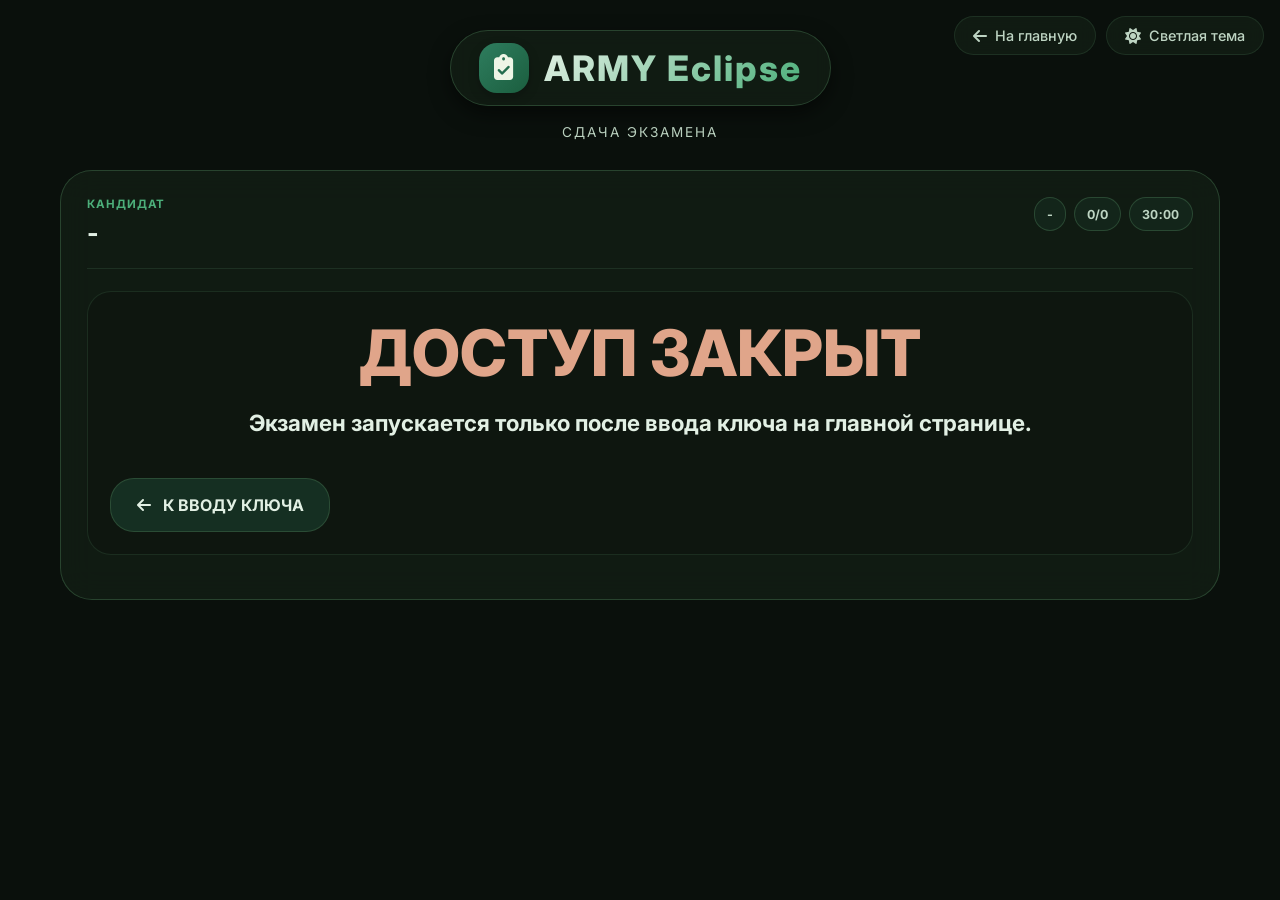
<file: exam.html>
<!DOCTYPE html>
<html lang="ru">
<head>
    <meta charset="UTF-8">
    <meta name="viewport" content="width=device-width, initial-scale=1.0, viewport-fit=cover">
    <title>ARMY Eclipse | Сдача экзамена</title>
    <link href="https://fonts.googleapis.com/css2?family=Inter:opsz,wght@14..32,400;14..32,500;14..32,600;14..32,700;14..32,800&display=swap" rel="stylesheet">
    <link rel="stylesheet" href="https://cdnjs.cloudflare.com/ajax/libs/font-awesome/6.4.0/css/all.min.css">
    <link rel="stylesheet" href="assets/style.css">
</head>
<body class="no-select">
    <div class="top-actions">
        <a href="index.html" class="top-btn" type="button">
            <i class="fas fa-arrow-left"></i>
            <span>На главную</span>
        </a>
        <button class="top-btn theme-toggle" id="themeSwitch" type="button">
            <i class="fas fa-sun"></i>
            <span>Светлая тема</span>
        </button>
    </div>

    <main class="container">
        <header class="header compact-header">
            <div class="logo">
                <div class="logo-icon"><i class="fas fa-clipboard-check"></i></div>
                <h1>ARMY Eclipse</h1>
            </div>
            <p class="subtitle">СДАЧА ЭКЗАМЕНА</p>
        </header>

        <section class="exam-shell">
            <div class="exam-topline">
                <div>
                    <p class="kicker">Кандидат</p>
                    <h2 id="candidateName">-</h2>
                </div>
            <div class="exam-stats">
                <span id="examLevel">-</span>
                <span id="questionCounter">0/0</span>
                <span id="examTimer" class="exam-timer">30:00</span>
            </div>
            </div>

            <div id="examAlert"></div>
            <div id="examContent"></div>
        </section>
    </main>

    <script src="assets/config.js"></script>
    <script src="assets/utils.js"></script>
    <script src="assets/questions.js"></script>
    <script src="assets/script.js"></script>
    <script>
        // Парсим URL-параметры вручную (работает на file://)
        function getParam(name) {
            var match = window.location.search.match(new RegExp('[?&]' + name + '=([^&]*)'));
            return match ? decodeURIComponent(match[1]) : null;
        }
        var demoExam = getParam('demo');
        var demoFrom = getParam('from');
        var demoTo = getParam('to');
        if (demoExam === 'true' && demoFrom && demoTo) {
            // Демо-режим: передаём параметры в initExam
            window.ArmyExam.initExam({ demo: true, from: demoFrom, to: demoTo });
        } else {
            window.ArmyExam.initExam();
        }
    </script>
</body>
</html>
</file>
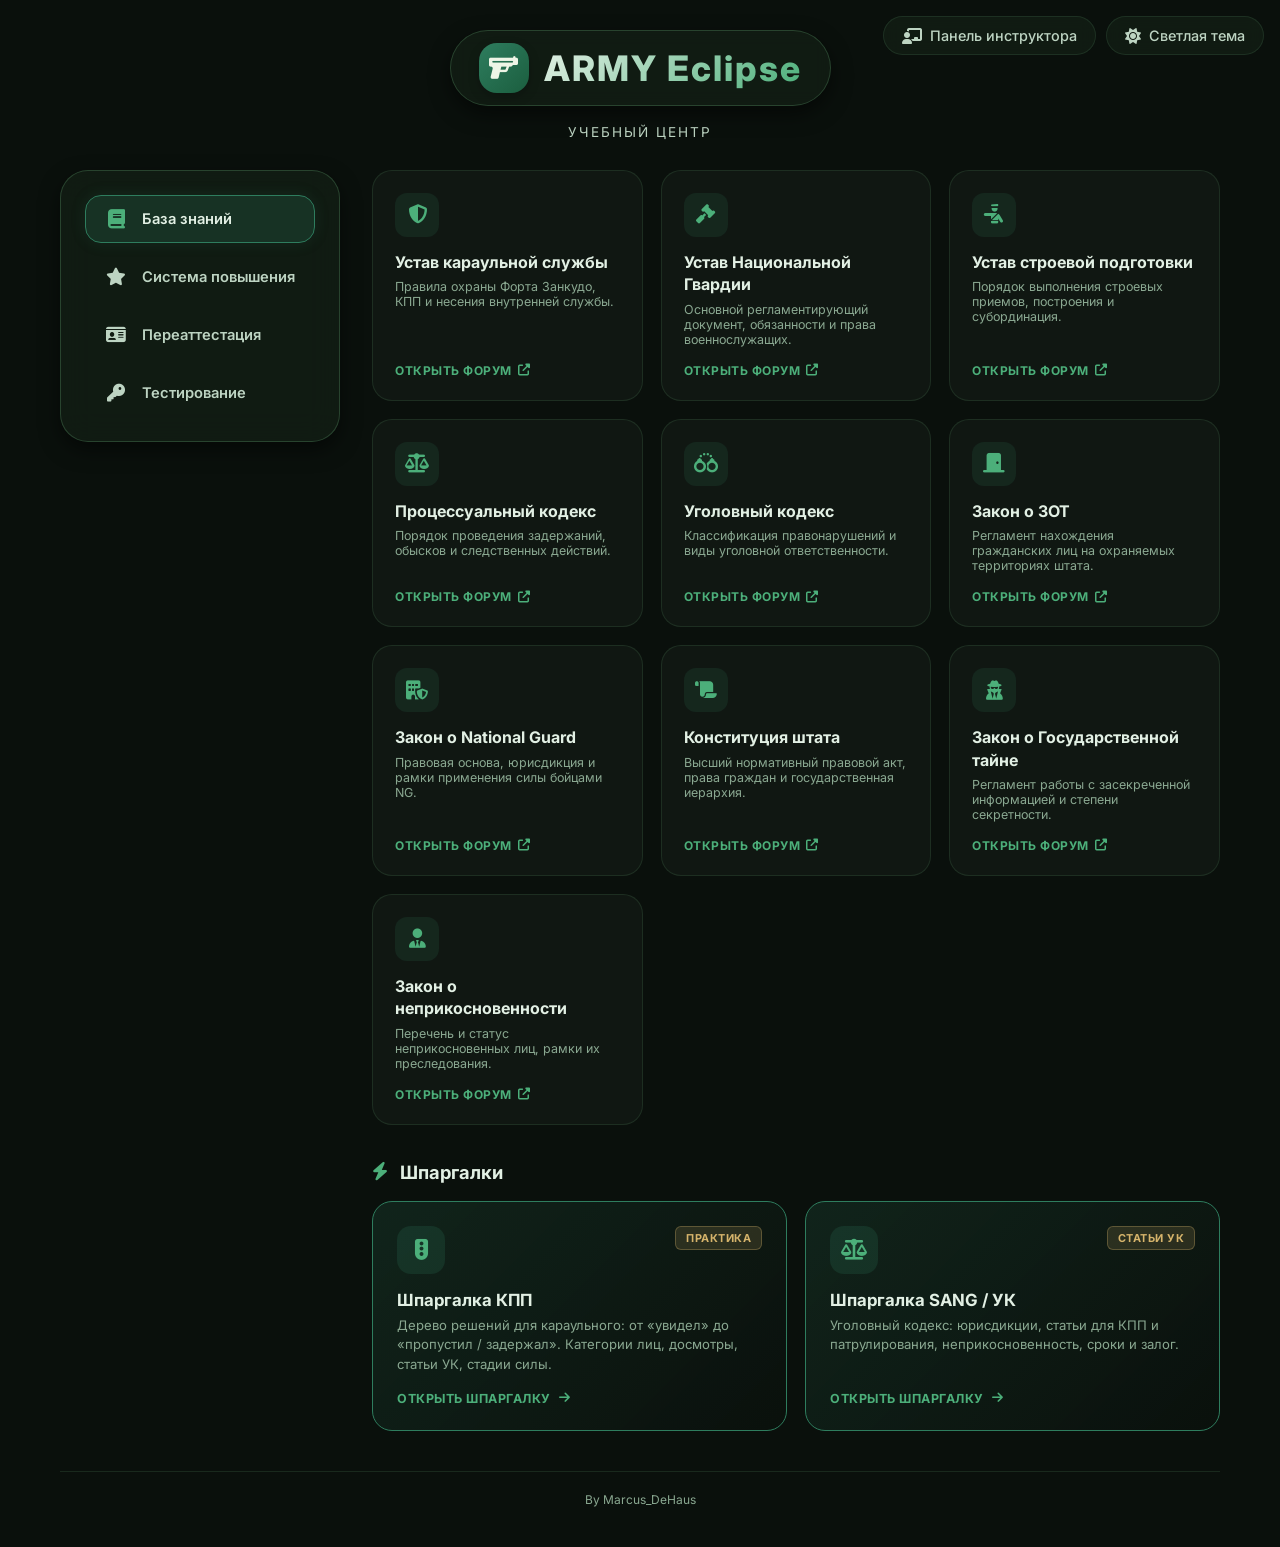
<file: uc.html>
<!DOCTYPE html>
<html lang="ru">
<head>
    <meta charset="UTF-8">
    <meta name="viewport" content="width=device-width, initial-scale=1.0, viewport-fit=cover">
    <title>ARMY Eclipse | УЧЕБНЫЙ ЦЕНТР</title>
    <link href="https://fonts.googleapis.com/css2?family=Inter:opsz,wght@14..32,400;14..32,500;14..32,600;14..32,700;14..32,800&display=swap" rel="stylesheet">
    <link rel="stylesheet" href="https://cdnjs.cloudflare.com/ajax/libs/font-awesome/6.4.0/css/all.min.css">
    <link rel="stylesheet" href="assets/style.css">
    <!-- Подключаем выделенные стили Дашборда -->
    <link rel="stylesheet" href="assets/uc-dashboard.css">
</head>
<body>
    <div class="welcome-overlay" id="welcomeOverlay">
        <div class="welcome-content">
            <div class="welcome-icon"><i class="fas fa-graduation-cap"></i></div>
            <div class="welcome-text">ARMY Eclipse</div>
            <div class="welcome-sub">УЧЕБНЫЙ ЦЕНТР</div>
        </div>
    </div>

    <div class="top-actions">
        <a href="admin.html" class="top-btn instructor-btn" type="button">
            <i class="fas fa-chalkboard-teacher"></i>
            <span>Панель инструктора</span>
        </a>
        <button class="top-btn theme-toggle" id="themeSwitch" type="button">
            <i class="fas fa-sun"></i>
            <span>Светлая тема</span>
        </button>
    </div>

    <main class="container">
        <header class="header compact-header">
            <div class="logo">
                <div class="logo-icon"><i class="fas fa-gun"></i></div>
                <h1>ARMY Eclipse</h1>
            </div>
            <p class="subtitle">УЧЕБНЫЙ ЦЕНТР</p>
        </header>

        <!-- Основной Dashboard интерфейс -->
        <div class="uc-dashboard page is-visible">
            
            <!-- Левое навигационное меню -->
            <aside class="uc-sidebar">
                <button class="sidebar-menu-btn active" data-tab="knowledge">
                    <i class="fas fa-book"></i> База знаний
                </button>
                <button class="sidebar-menu-btn" data-tab="upgrade">
                    <i class="fas fa-star"></i> Система повышения
                </button>
                <button class="sidebar-menu-btn" data-tab="blat">
                    <i class="fas fa-id-card"></i> Переаттестация
                </button>
                <button class="sidebar-menu-btn" data-tab="exam">
                    <i class="fas fa-key"></i> Тестирование
                </button>
            </aside>

            <!-- Контентные вкладки -->
            <div class="uc-content">

                <!-- Вкладка 1: База знаний (Уставы) -->
                <section class="tab-panel active" id="tab-knowledge">
                    <div class="laws-grid">
                        <a href="https://forum.gta5rp.com/threads/national-guard-ustav-karaul-noi-sluzhby.3416878/" target="_blank" class="law-card">
                            <div class="law-info">
                                <div class="law-icon"><i class="fas fa-shield-alt"></i></div>
                                <h4>Устав караульной службы</h4>
                                <p>Правила охраны Форта Занкудо, КПП и несения внутренней службы.</p>
                            </div>
                            <div class="law-action">Открыть форум <i class="fas fa-external-link-alt"></i></div>
                        </a>

                        <a href="https://forum.gta5rp.com/threads/national-guard-ustav-nacionalnoi-gvardii.3367005/#post-9681031" target="_blank" class="law-card">
                            <div class="law-info">
                                <div class="law-icon"><i class="fas fa-gavel"></i></div>
                                <h4>Устав Национальной Гвардии</h4>
                                <p>Основной регламентирующий документ, обязанности и права военнослужащих.</p>
                            </div>
                            <div class="law-action">Открыть форум <i class="fas fa-external-link-alt"></i></div>
                        </a>

                        <a href="https://forum.gta5rp.com/threads/ustav-stroevoi-podgotovki.3405562/#post-9966396" target="_blank" class="law-card">
                            <div class="law-info">
                                <div class="law-icon"><i class="fas fa-person-military-pointing"></i></div>
                                <h4>Устав строевой подготовки</h4>
                                <p>Порядок выполнения строевых приемов, построения и субординация.</p>
                            </div>
                            <div class="law-action">Открыть форум <i class="fas fa-external-link-alt"></i></div>
                        </a>

                        <a href="https://forum.gta5rp.com/threads/processualnyi-kodeks-red-ot-08-06-2026.360456/#post-1035662" target="_blank" class="law-card">
                            <div class="law-info">
                                <div class="law-icon"><i class="fas fa-scale-balanced"></i></div>
                                <h4>Процессуальный кодекс</h4>
                                <p>Порядок проведения задержаний, обысков и следственных действий.</p>
                            </div>
                            <div class="law-action">Открыть форум <i class="fas fa-external-link-alt"></i></div>
                        </a>

                        <a href="https://forum.gta5rp.com/threads/ugolovnyi-kodeks-red-ot-23-05-2026.360457/#post-1035663" target="_blank" class="law-card">
                            <div class="law-info">
                                <div class="law-icon"><i class="fas fa-handcuffs"></i></div>
                                <h4>Уголовный кодекс</h4>
                                <p>Классификация правонарушений и виды уголовной ответственности.</p>
                            </div>
                            <div class="law-action">Открыть форум <i class="fas fa-external-link-alt"></i></div>
                        </a>

                        <a href="https://forum.gta5rp.com/threads/zakon-o-zakrytyx-i-oxranjaemyx-territorijax-red-ot-10-01-2026.360431/#post-1035604" target="_blank" class="law-card">
                            <div class="law-info">
                                <div class="law-icon"><i class="fas fa-door-closed"></i></div>
                                <h4>Закон о ЗОТ</h4>
                                <p>Регламент нахождения гражданских лиц на охраняемых территориях штата.</p>
                            </div>
                            <div class="law-action">Открыть форум <i class="fas fa-external-link-alt"></i></div>
                        </a>

                        <a href="https://forum.gta5rp.com/threads/zakon-o-national-guard-red-ot-26-06-2026.360407/#post-1035550" target="_blank" class="law-card">
                            <div class="law-info">
                                <div class="law-icon"><i class="fas fa-building-shield"></i></div>
                                <h4>Закон о National Guard</h4>
                                <p>Правовая основа, юрисдикция и рамки применения силы бойцами NG.</p>
                            </div>
                            <div class="law-action">Открыть форум <i class="fas fa-external-link-alt"></i></div>
                        </a>

                        <a href="https://forum.gta5rp.com/threads/konstitucija-shtata-san-andreas.360458/#post-1035665" target="_blank" class="law-card">
                            <div class="law-info">
                                <div class="law-icon"><i class="fas fa-scroll"></i></div>
                                <h4>Конституция штата</h4>
                                <p>Высший нормативный правовой акт, права граждан и государственная иерархия.</p>
                            </div>
                            <div class="law-action">Открыть форум <i class="fas fa-external-link-alt"></i></div>
                        </a>

                        <a href="https://forum.gta5rp.com/threads/zakon-o-gosudarstvennoi-taine-red-ot-18-08-2024.360423/#post-1035576" target="_blank" class="law-card">
                            <div class="law-info">
                                <div class="law-icon"><i class="fas fa-user-secret"></i></div>
                                <h4>Закон о Государственной тайне</h4>
                                <p>Регламент работы с засекреченной информацией и степени секретности.</p>
                            </div>
                            <div class="law-action">Открыть форум <i class="fas fa-external-link-alt"></i></div>
                        </a>

                        <a href="https://forum.gta5rp.com/threads/zakon-o-neprikosnovennosti-dolzhnostnyx-lic-red-ot-27-01-2025.360436/#post-1035619" target="_blank" class="law-card">
                            <div class="law-info">
                                <div class="law-icon"><i class="fas fa-user-tie"></i></div>
                                <h4>Закон о неприкосновенности</h4>
                                <p>Перечень и статус неприкосновенных лиц, рамки их преследования.</p>
                            </div>
                            <div class="law-action">Открыть форум <i class="fas fa-external-link-alt"></i></div>
                        </a>
                    </div>

                    <!-- Блок шпаргалок -->
                    <div class="cheatsheet-section">
                        <div class="cheatsheet-section-title">
                            <i class="fas fa-bolt"></i> Шпаргалки
                        </div>
                        <div class="cheatsheet-grid">
                            <a href="cheatsheet-kpp.html" target="_blank" class="cheatsheet-card">
                                <div>
                                    <div class="cheatsheet-card-top">
                                        <div class="cheatsheet-icon"><i class="fas fa-traffic-light"></i></div>
                                        <span class="cheatsheet-badge">Практика</span>
                                    </div>
                                    <h4>Шпаргалка КПП</h4>
                                    <p>Дерево решений для караульного: от «увидел» до «пропустил / задержал». Категории лиц, досмотры, статьи УК, стадии силы.</p>
                                </div>
                                <div class="cheatsheet-action">Открыть шпаргалку <i class="fas fa-arrow-right"></i></div>
                            </a>

                            <a href="cheatsheet-uk.html" target="_blank" class="cheatsheet-card">
                                <div>
                                    <div class="cheatsheet-card-top">
                                        <div class="cheatsheet-icon"><i class="fas fa-scale-balanced"></i></div>
                                        <span class="cheatsheet-badge">Статьи УК</span>
                                    </div>
                                    <h4>Шпаргалка SANG / УК</h4>
                                    <p>Уголовный кодекс: юрисдикции, статьи для КПП и патрулирования, неприкосновенность, сроки и залог.</p>
                                </div>
                                <div class="cheatsheet-action">Открыть шпаргалку <i class="fas fa-arrow-right"></i></div>
                            </a>
                        </div>
                    </div>
                </section>

                <!-- Вкладка 2: Система повышения -->
                <section class="tab-panel" id="tab-upgrade">
                    <div class="info-block">
                        <h3><i class="fas fa-clipboard-list"></i> Правила подачи отчетов</h3>
                        <ul class="rules-list">
                            <li>Принимаются исключительно новые скриншоты, сделанные с момента вашего последнего повышения.</li>
                            <li>Категорически запрещено подавать отчет на рассмотрение более одного раза в течение одних суток.</li>
                            <li>Все прикрепляемые скриншоты должны быть исходного качества (красивые, четкие и не обрезанные).</li>
                        </ul>
                    </div>

                    <div class="info-block">
                        <h3><i class="fas fa-star-half-stroke"></i> Таблица начисления баллов</h3>
                        <ul class="scores-list">
                            <li>Дежурство на посту (за каждые 60 минут) <span>10 баллов</span></li>
                            <li>Участие в проверке со стороны Прокуратуры <span>10 баллов</span></li>
                            <li>Участие в Глобальном Мероприятии (ГМП) <span>10 баллов</span></li>
                            <li>Успешное отражение нападения на Форт Занкудо <span>10 баллов</span></li>
                            <li>Захват черного рынка <span>7 баллов</span></li>
                            <li>Тренировка уставов/кодексов (УСП, УНГ, УКС, ПК, УК, ЗОТ) — практика <span>5 баллов</span></li>
                            <li>Проведение лекции (УСП, УНГ, УКС, ПК, УК, ЗОТ, Конституция) <span>5 баллов</span></li>
                            <li>Участие в спец. операциях (Усиленный патруль, рейд, поезд, анальгетик) <span>5 баллов</span></li>
                            <li>Участие в поставках (NG / EMS) или Дропе <span>5 баллов</span></li>
                            <li>Участие в Мероприятиях (МП) или на проверке от EMS <span>5 баллов</span></li>
                            <li>Полное проведение процессуальных действий (Задержание) <span>5 баллов</span></li>
                            <li>Успешное отражение нападения на Федеральную Тюрьму (ФТ) <span>5 баллов</span></li>
                            <li>Расстановка техники/бараков (требуется видеооткат) <span>5 баллов</span></li>
                            <li>Тренировка по вождению Бараков <span>4 балла</span></li>
                            <li>Тренировка по пилотированию, физ.подготовке или маскировке <span>3 балла</span></li>
                            <li>Активная помощь офицерам на рекрутировании <span>3 балла</span></li>
                            <li>Лекция по воздушной подготовке (от инструкторов USAF) <span>2 балла</span></li>
                        </ul>
                    </div>

                    <div class="info-block">
                        <h3><i class="fas fa-sitemap"></i> Критерии повышения в подразделении DIVISION</h3>
                        <div class="ranks-timeline">
                            <div class="rank-row">
                                <div class="rank-label"><i class="fas fa-star"></i> 3 ➔ 4 Ранг</div>
                                <div class="rank-desc"><strong>60 баллов</strong> (включая обязательные 2 часа поста, тренировки по УКС и УСП) + успешная сдача <strong>Экзамена по УКС + УСП + УНГ + Закон о NG + тен-кодам</strong>.</div>
                            </div>
                            <div class="rank-row">
                                <div class="rank-label"><i class="fas fa-star"></i> 4 ➔ 5 Ранг</div>
                                <div class="rank-desc"><strong>70 баллов</strong> (включая обязательные 3 часа поста) + сдача <strong>Экзамена по ПК + УК (Гл. 12 с 12.6, 15, 17, 18) + Закону о ЗОТ (Гл. 1, 2, 7, 12)</strong>. <br><small style="color: var(--warning)">*Прибывшие по "Дню Блата" сдают сразу программу 3 ➔ 5. КД между повышениями: 3 дня.</small></div>
                            </div>
                            <div class="rank-row">
                                <div class="rank-label"><i class="fas fa-star"></i> 5 ➔ 6 Ранг</div>
                                <div class="rank-desc"><strong>80 баллов</strong> (включая обязательные 4 часа поста) + сдача <strong>Экзамена по Закону о гос. тайне + Закону о неприкосновенности + Конституции (Гл. 2-5: Иерархия НПА и власти)</strong>. КД: 3 дня.</div>
                            </div>
                            <div class="rank-row">
                                <div class="rank-label"><i class="fas fa-star"></i> 6 ➔ 7 Ранг</div>
                                <div class="rank-desc"><strong>90 баллов</strong>, включая в себя обязательные 5 часов дежурства на посту.</div>
                            </div>
                            <div class="rank-row">
                                <div class="rank-label"><i class="fas fa-star"></i> 7 ➔ 8 Ранг</div>
                                <div class="rank-desc"><strong>100 баллов</strong>, включая в себя обязательные 6 часов дежурства на посту.</div>
                            </div>
                            <div class="rank-row">
                                <div class="rank-label"><i class="fas fa-star"></i> 8 ➔ 9 Ранг</div>
                                <div class="rank-desc"><strong>110 баллов</strong>, включая в себя обязательные 7 часов дежурства на посту.</div>
                            </div>
                            <div class="rank-row">
                                <div class="rank-label"><i class="fas fa-star"></i> 9 ➔ 10 Ранг</div>
                                <div class="rank-desc"><strong>120 баллов</strong>, включая в себя обязательные 8 часов дежурства на посту.</div>
                            </div>
                            <div class="rank-row">
                                <div class="rank-label"><i class="fas fa-star"></i> 10 ➔ 11 Ранг</div>
                                <div class="rank-desc"><strong>130 баллов</strong> (включая обязательные 9 часов поста) + сдача профильного <strong>Экзамена по УКС + УСП + УНГ</strong>.</div>
                            </div>
                            <div class="rank-row">
                                <div class="rank-label"><i class="fas fa-star"></i> 11 ➔ 12 Ранг</div>
                                <div class="rank-desc"><strong>140 баллов</strong> (включая обязательные 10 часов поста, тренировки по УКС и УСП) + Итоговый <strong>Общий экзамен</strong> по всей нормативно-правовой базе (УКС, УСП, УНГ, Закон о NG, ПК, УК, ЗОТ, Неприкосновенность, Гос. тайна, Конституция).</div>
                            </div>
                        </div>
                    </div>
                </section>

                <!-- Вкладка 3: Переаттестация -->
                <section class="tab-panel" id="tab-blat">
                    <div class="promo-card">
                        <div class="promo-info">
                            <h3>Реестр квалификаций</h3>
                            <p>Система переаттестации, мониторинга знаний личного состава и ведения учета.</p>
                            <div class="promo-badges">
                                <div class="promo-badge"><i class="fas fa-shield-halved"></i> Защищенный протокол</div>
                            </div>
                        </div>
                        <a href="https://armydb.website.yandexcloud.net/" target="_blank" class="submit-btn" type="button">
                            <i class="fas fa-arrow-up-right-from-square"></i> Войти в систему
                        </a>
                    </div>
                </section>

                <!-- Вкладка 4: Сдача экзамена -->
                <section class="tab-panel" id="tab-exam">
                    <div class="exam-section-grid">
                        <!-- Реальный экзамен (токен) -->
                        <div class="glass-card access-card exam-card">
                            <div class="card-header">
                                <h2><i class="fas fa-key"></i>Экзамен</h2>
                            </div>
                            <div class="card-body">
                                <div id="formAlert"></div>
                                
                                <div class="input-group">
                                    <label for="examKey"><i class="fas fa-ticket-alt"></i> Токен / Ключ экзамена</label>
                                    <textarea id="examKey" rows="5" autocomplete="off" spellcheck="false" placeholder="Вставьте сгенерированный ключ, который вы получили от проверяющего инструктора"></textarea>
                                </div>
                                <button class="submit-btn" id="startBtn" type="button">
                                    <i class="fas fa-play"></i>
                                    НАЧАТЬ ЭКЗАМЕН
                                </button>
                            </div>
                        </div>

                        <!-- Демо-экзамен -->
                        <div class="glass-card access-card exam-card">
                            <div class="card-header">
                                <h2><i class="fas fa-flask"></i> Демо-экзамен</h2>
                            </div>
                            <div class="card-body">
                                <p class="demo-subtitle">Ознакомьтесь с вопросами экзамена без авторизации. Будет показано 5 вопросов с правильными ответами.</p>
                                <div class="input-group">
                                    <label for="demoExamSelect"><i class="fas fa-arrow-up"></i> Повышение</label>
                                    <select id="demoExamSelect" class="demo-rank-select">
                                        <option value="3-4">3 ➔ 4 ранг</option>
                                        <option value="4-5">4 ➔ 5 ранг</option>
                                        <option value="5-6">5 ➔ 6 ранг</option>
                                        <option value="10-11">10 ➔ 11 ранг</option>
                                        <option value="11-12">11 ➔ 12 ранг</option>
                                    </select>
                                </div>
                                <button class="submit-btn" id="demoStartBtn" type="button">
                                    <i class="fas fa-flask"></i>
                                    ОТКРЫТЬ ДЕМО
                                </button>
                            </div>
                        </div>
                    </div>

                </section>

            </div>
        </div>
        <div class="footer-signature" style="margin-top: 40px;">By Marcus_DeHaus</div>
    </main>

    <script src="assets/config.js"></script>
    <script src="assets/utils.js"></script>
    <script src="assets/questions.js"></script>
    <script src="assets/script.js"></script>
</body>
</html>
</file>
<file: assets/style.css>
* {
    box-sizing: border-box;
    margin: 0;
    padding: 0;
}

:root {
    --glass-bg: rgba(18, 28, 20, 0.94);
    --glass-border: rgba(60, 100, 70, 0.55);
    --text-primary: #e2f0e4;
    --text-secondary: #bdd4c2;
    --text-muted: #8aa891;
    --accent: #2e7d5e;
    --accent-glow: #4caf7a;
    --accent-dark: #1b5e3f;
    --success: #4caf7a;
    --danger: #bf7b5e;
    --warning: #d6b46b;
    --border-light: rgba(60, 100, 70, 0.3);
    --shadow-sm: 0 8px 20px rgba(0, 0, 0, 0.5);
    --shadow-md: 0 20px 35px -10px rgba(0, 0, 0, 0.6);
    --input-bg: rgba(25, 35, 28, 0.95);
    --card-hover: rgba(46, 125, 94, 0.15);
}

body.light {
    --glass-bg: rgba(240, 255, 240, 0.96);
    --glass-border: rgba(46, 125, 94, 0.35);
    --text-primary: #1a2e1f;
    --text-secondary: #2f5a3c;
    --text-muted: #658a6f;
    --accent: #2e7d5e;
    --accent-glow: #3c9e72;
    --accent-dark: #1b5e3f;
    --border-light: rgba(0, 0, 0, 0.08);
    --input-bg: rgba(255, 255, 245, 0.98);
    --card-hover: rgba(46, 125, 94, 0.08);
    --shadow-sm: 0 8px 20px rgba(0, 0, 0, 0.08);
    --shadow-md: 0 20px 35px -10px rgba(0, 0, 0, 0.15);
}

body {
    min-height: 100vh;
    background: #0a100c;
    color: var(--text-primary);
    font-family: "Inter", sans-serif;
    transition: background 0.3s ease;
}

body.light {
    background: #ecf7ef;
}

button,
input,
select,
textarea {
    font: inherit;
}

button {
    color: inherit;
}

.no-select {
    user-select: none;
    -webkit-user-select: none;
    -moz-user-select: none;
    -ms-user-select: none;
}

.container {
    max-width: 1200px;
    min-height: 100vh;
    margin: 0 auto;
    padding: 20px;
}

.welcome-overlay {
    position: fixed;
    inset: 0;
    z-index: 2000;
    display: flex;
    align-items: center;
    justify-content: center;
    background: #0a1f12;
    backdrop-filter: blur(4px);
    transition: opacity 1s ease, visibility 0.5s ease;
}

body.light .welcome-overlay {
    background: #d9f0e0;
}

.welcome-content {
    text-align: center;
    animation: fadeScaleWelcome 0.9s cubic-bezier(0.2, 0.9, 0.4, 1.2);
}

.welcome-icon {
    width: 100px;
    height: 100px;
    display: flex;
    align-items: center;
    justify-content: center;
    margin: 0 auto 25px;
    border-radius: 30px;
    background: linear-gradient(135deg, var(--accent), var(--accent-dark));
    color: #f0f7e6;
    box-shadow: 0 20px 35px rgba(0, 0, 0, 0.4);
    font-size: 54px;
    animation: floatWelcome 2.5s ease-in-out infinite;
}

.welcome-text {
    margin-bottom: 15px;
    background: linear-gradient(135deg, #e6f5e0, var(--accent-glow));
    background-clip: text;
    -webkit-background-clip: text;
    color: transparent;
    font-size: 2.2rem;
    font-weight: 800;
    letter-spacing: 2px;
}

.welcome-sub {
    color: var(--text-secondary);
    font-size: 1rem;
}

.header {
    margin-top: 10px;
    margin-bottom: 50px;
    text-align: center;
    animation: fadeInDown 0.8s cubic-bezier(0.2, 0.9, 0.4, 1.1);
}

.compact-header {
    margin-bottom: 30px;
}

.logo {
    display: inline-flex;
    align-items: center;
    gap: 15px;
    margin-bottom: 10px;
    padding: 12px 28px;
    border: 1px solid var(--glass-border);
    border-radius: 60px;
    background: var(--glass-bg);
    box-shadow: var(--shadow-sm);
    backdrop-filter: blur(8px);
}

.logo-icon {
    width: 50px;
    height: 50px;
    display: flex;
    align-items: center;
    justify-content: center;
    border-radius: 18px;
    background: linear-gradient(135deg, var(--accent), var(--accent-dark));
    color: #eef5e6;
    box-shadow: 0 4px 12px rgba(0, 0, 0, 0.2);
    font-size: 26px;
    animation: float 3s ease-in-out infinite;
}

.logo h1 {
    background: linear-gradient(135deg, #e2f0e4, var(--accent-glow));
    background-clip: text;
    -webkit-background-clip: text;
    color: transparent;
    font-size: 2.2rem;
    font-weight: 800;
    letter-spacing: 2px;
}

body.light .logo h1 {
    background: linear-gradient(135deg, #1a2e1f, var(--accent));
    background-clip: text;
    -webkit-background-clip: text;
}

.subtitle {
    margin-top: 8px;
    color: var(--text-secondary);
    font-size: 0.85rem;
    letter-spacing: 2px;
}

.top-actions {
    position: fixed;
    top: 16px;
    right: 16px;
    z-index: 1000;
    display: flex;
    align-items: center;
    gap: 10px;
}

.top-btn {
    display: inline-flex;
    align-items: center;
    gap: 8px;
    padding: 10px 18px;
    border: 1px solid var(--border-light);
    border-radius: 30px;
    background: var(--glass-bg);
    color: var(--text-secondary);
    backdrop-filter: blur(8px);
    cursor: pointer;
    font-size: 0.9rem;
    font-weight: 500;
    transition: all 0.2s ease;
    text-decoration: none;
    white-space: nowrap;
}

.top-btn:hover {
    border-color: var(--accent);
    color: var(--text-primary);
    background: var(--card-hover);
    box-shadow: 0 0 20px rgba(46, 125, 94, 0.15);
}

.top-btn i {
    font-size: 1rem;
}

.theme-toggle {
    /* наследует стили от .top-btn */
}

.page {
    animation: fadeInUp 0.6s cubic-bezier(0.2, 0.9, 0.4, 1.1);
}

.access-layout,
.admin-grid {
    display: flex;
    justify-content: center;
    align-items: flex-start;
    width: 100%;
}

.glass-card,
.exam-shell,
.exam-brief {
    border: 1px solid var(--glass-border);
    border-radius: 32px;
    background: var(--glass-bg);
    backdrop-filter: blur(16px);
    overflow: hidden;
}

.glass-card {
    transition: all 0.4s cubic-bezier(0.2, 0.9, 0.4, 1.1);
}

.glass-card:hover {
    box-shadow: var(--shadow-md);
    transform: translateY(-5px);
}

.access-card {
    width: min(100%, 460px);
    max-width: 460px;
}

.admin-grid .glass-card {
    width: min(100%, 460px);
}

.admin-grid .workspace-card {
    width: min(100%, 1120px);
}

.card-header {
    padding: 20px 28px;
    border-bottom: 1px solid var(--border-light);
    background: linear-gradient(135deg, rgba(46, 125, 94, 0.25), rgba(27, 94, 63, 0.12));
}

.card-header h2 {
    display: flex;
    align-items: center;
    gap: 12px;
    color: var(--text-primary);
    font-size: 1.3rem;
    font-weight: 700;
}

.card-header h2 i {
    color: var(--accent-glow);
}

.card-body {
    padding: 28px;
}

.double-group {
    display: grid;
    grid-template-columns: 1fr 1fr;
    gap: 20px;
    margin-bottom: 22px;
}

.input-group {
    margin-bottom: 20px;
}

.input-group label {
    display: block;
    margin-bottom: 8px;
    color: var(--accent-glow);
    font-size: 0.7rem;
    font-weight: 600;
    letter-spacing: 0.5px;
}

.input-group label i {
    margin-right: 6px;
}

.input-group input,
.input-group select,
.input-group textarea {
    width: 100%;
    padding: 14px 16px;
    border: 1px solid var(--border-light);
    border-radius: 16px;
    background: var(--input-bg);
    color: var(--text-primary);
    font-size: 0.9rem;
    resize: vertical;
    transition: all 0.3s cubic-bezier(0.2, 0.9, 0.4, 1.1);
}

.input-group input:focus,
.input-group select:focus,
.input-group textarea:focus {
    border-color: var(--accent);
    outline: none;
    box-shadow: 0 0 0 3px rgba(46, 125, 94, 0.3);
    transform: scale(1.01);
}

.submit-btn,
.secondary-btn,
.danger-btn {
    width: 100%;
    position: relative;
    display: flex;
    align-items: center;
    justify-content: center;
    gap: 12px;
    padding: 16px;
    border: 0;
    border-radius: 24px;
    color: #f0f7e6;
    cursor: pointer;
    font-size: 1rem;
    font-weight: 700;
    overflow: hidden;
    transition: all 0.3s cubic-bezier(0.2, 0.9, 0.4, 1.1);
}

.submit-btn {
    background: linear-gradient(105deg, var(--accent), var(--accent-dark));
}

.secondary-btn {
    background: rgba(46, 125, 94, 0.25);
    border: 1px solid var(--glass-border);
    color: var(--text-primary);
}

.danger-btn {
    background: linear-gradient(105deg, #9b5541, #753426);
}

.submit-btn::before,
.secondary-btn::before,
.danger-btn::before {
    content: "";
    position: absolute;
    top: 0;
    left: -100%;
    width: 100%;
    height: 100%;
    background: linear-gradient(90deg, transparent, rgba(255, 255, 255, 0.15), transparent);
    transition: left 0.5s ease;
}

.submit-btn:hover::before,
.secondary-btn:hover::before,
.danger-btn:hover::before {
    left: 100%;
}

.submit-btn:hover,
.secondary-btn:hover,
.danger-btn:hover {
    box-shadow: 0 10px 30px rgba(46, 125, 94, 0.5);
    filter: brightness(1.05);
    transform: translateY(-3px);
}

.submit-btn:disabled,
.secondary-btn:disabled,
.danger-btn:disabled {
    cursor: not-allowed;
    opacity: 0.6;
    transform: none;
}

.footer-signature {
    margin-top: 32px;
    padding: 20px;
    border-top: 1px solid var(--border-light);
    color: var(--text-muted);
    font-size: 0.75rem;
    text-align: center;
}

.alert {
    display: none;
    align-items: center;
    gap: 12px;
    margin-bottom: 20px;
    padding: 14px 18px;
    border-radius: 16px;
    font-size: 0.85rem;
    font-weight: 500;
    animation: slideInRight 0.4s cubic-bezier(0.2, 0.9, 0.4, 1.1);
}

.alert.success {
    display: flex;
    border-left: 4px solid var(--success);
    background: rgba(76, 175, 122, 0.15);
    color: #a2e3b5;
}

.alert.error {
    display: flex;
    border-left: 4px solid var(--danger);
    background: rgba(191, 123, 94, 0.12);
    color: #e0a58a;
}

.alert.warning {
    display: flex;
    border-left: 4px solid var(--warning);
    background: rgba(214, 180, 107, 0.12);
    color: #e3cf9b;
}

.exam-brief {
    display: grid;
    gap: 16px;
    padding: 26px;
}

.brief-item {
    display: grid;
    grid-template-columns: 38px 1fr;
    gap: 14px;
    align-items: center;
    color: var(--text-secondary);
    font-size: 0.95rem;
    line-height: 1.45;
}

.brief-item i {
    width: 38px;
    height: 38px;
    display: flex;
    align-items: center;
    justify-content: center;
    border-radius: 14px;
    background: rgba(46, 125, 94, 0.18);
    color: var(--accent-glow);
}

.exam-shell {
    width: min(100%, 1160px);
    margin: 0 auto;
    padding: 26px;
}

.exam-topline {
    display: flex;
    align-items: flex-start;
    justify-content: space-between;
    gap: 18px;
    margin-bottom: 22px;
    padding-bottom: 20px;
    border-bottom: 1px solid var(--border-light);
}

.kicker {
    margin-bottom: 6px;
    color: var(--accent-glow);
    font-size: 0.72rem;
    font-weight: 700;
    letter-spacing: 0.08em;
    text-transform: uppercase;
}

.exam-topline h2 {
    color: var(--text-primary);
    font-size: 1.6rem;
}

.exam-stats {
    display: flex;
    flex-wrap: wrap;
    justify-content: flex-end;
    gap: 8px;
}

.exam-stats span,
.result-pill {
    display: inline-flex;
    align-items: center;
    min-height: 34px;
    padding: 8px 12px;
    border: 1px solid var(--glass-border);
    border-radius: 999px;
    background: rgba(46, 125, 94, 0.12);
    color: var(--text-secondary);
    font-size: 0.78rem;
    font-weight: 700;
}

.exam-timer {
    font-variant-numeric: tabular-nums;
    letter-spacing: 0.05em;
}

.exam-timer.warning {
    border-color: var(--warning);
    color: var(--warning);
    background: rgba(214, 180, 107, 0.18);
    animation: pulseTimer 1.2s ease-in-out infinite;
}

.exam-timer.danger {
    border-color: var(--danger);
    color: var(--danger);
    background: rgba(191, 123, 94, 0.22);
    animation: pulseTimer 0.9s ease-in-out infinite;
}

.question-card {
    margin-bottom: 18px;
    padding: 22px;
    border: 1px solid var(--border-light);
    border-radius: 24px;
    background: rgba(10, 16, 12, 0.24);
}

body.light .question-card {
    background: rgba(255, 255, 245, 0.45);
}

.question-title {
    margin-bottom: 16px;
    color: var(--text-primary);
    font-size: 1.02rem;
    font-weight: 700;
    line-height: 1.45;
}

.options-list {
    display: grid;
    gap: 10px;
}

.option-item {
    display: grid;
    grid-template-columns: 22px 1fr;
    gap: 12px;
    align-items: start;
    padding: 14px;
    border: 1px solid var(--border-light);
    border-radius: 16px;
    background: rgba(25, 35, 28, 0.55);
    color: var(--text-secondary);
    cursor: pointer;
    transition: border-color 0.2s ease, background 0.2s ease, transform 0.2s ease;
}

body.light .option-item {
    background: rgba(255, 255, 245, 0.74);
}

.option-item:hover {
    border-color: var(--accent);
    background: var(--card-hover);
    transform: translateY(-1px);
}

.option-item input {
    margin-top: 2px;
    accent-color: var(--accent);
}

.exam-actions {
    display: flex;
    gap: 14px;
    margin-top: 24px;
}

.exam-actions .submit-btn,
.exam-actions .secondary-btn,
.exam-actions .danger-btn {
    width: auto;
    min-width: 220px;
}

.result-card {
    display: grid;
    gap: 18px;
    text-align: center;
}

.result-status {
    font-size: clamp(2rem, 5vw, 4.2rem);
    font-weight: 800;
    letter-spacing: 0;
}

.result-status.pass {
    color: var(--success);
}

.result-status.fail {
    color: #e0a58a;
}

.result-score {
    color: var(--text-primary);
    font-size: 1.4rem;
    font-weight: 700;
}

.result-meta {
    display: flex;
    flex-wrap: wrap;
    justify-content: center;
    gap: 10px;
}

.is-hidden {
    display: none;
}

.generated-key-wrap {
    margin-top: 22px;
}

.workspace-header {
    display: flex;
    align-items: center;
    justify-content: space-between;
    gap: 18px;
}

.workspace-tabs {
    display: flex;
    gap: 8px;
}

.workspace-tab {
    display: inline-flex;
    align-items: center;
    gap: 8px;
    min-height: 38px;
    padding: 9px 14px;
    border: 1px solid var(--glass-border);
    border-radius: 999px;
    background: rgba(46, 125, 94, 0.12);
    color: var(--text-secondary);
    cursor: pointer;
    font-size: 0.82rem;
    font-weight: 700;
    transition: border-color 0.2s ease, background 0.2s ease, color 0.2s ease;
}

.workspace-tab:hover,
.workspace-tab.is-active {
    border-color: var(--accent);
    background: rgba(46, 125, 94, 0.28);
    color: var(--text-primary);
}

.lectures-layout {
    display: grid;
    grid-template-columns: 300px 1fr;
    gap: 22px;
    align-items: start;
}

.lecture-list {
    display: grid;
    gap: 10px;
}

.lecture-card {
    display: grid;
    gap: 7px;
    width: 100%;
    padding: 14px;
    border: 1px solid var(--border-light);
    border-radius: 18px;
    background: rgba(25, 35, 28, 0.55);
    color: var(--text-secondary);
    cursor: pointer;
    text-align: left;
    transition: border-color 0.2s ease, background 0.2s ease, transform 0.2s ease;
}

body.light .lecture-card {
    background: rgba(255, 255, 245, 0.74);
}

.lecture-card:hover,
.lecture-card.is-active {
    border-color: var(--accent);
    background: var(--card-hover);
    transform: translateY(-1px);
}

.lecture-card strong {
    color: var(--text-primary);
    font-size: 0.98rem;
}

.lecture-card span {
    color: var(--text-muted);
    font-size: 0.78rem;
    line-height: 1.35;
}

.lecture-reader {
    min-height: 520px;
    padding: 22px;
    border: 1px solid var(--border-light);
    border-radius: 24px;
    background: rgba(10, 16, 12, 0.22);
}

body.light .lecture-reader {
    background: rgba(255, 255, 245, 0.48);
}

.lecture-hero {
    display: flex;
    justify-content: space-between;
    gap: 18px;
    margin-bottom: 18px;
    padding-bottom: 18px;
    border-bottom: 1px solid var(--border-light);
}

.lecture-hero h3 {
    margin-bottom: 8px;
    color: var(--text-primary);
    font-size: 1.55rem;
}

.lecture-hero p,
.lecture-section p,
.lecture-block-text p {
    color: var(--text-secondary);
    line-height: 1.65;
}

.lecture-block-text {
    display: grid;
    gap: 10px;
}

.lecture-block-text p + p {
    margin-top: 0;
}

.lecture-actions {
    display: flex;
    flex-shrink: 0;
    align-items: flex-start;
}

.lecture-actions .secondary-btn {
    width: auto;
    min-width: 180px;
    padding: 12px 16px;
    border-radius: 18px;
    font-size: 0.86rem;
}

.lecture-section {
    display: grid;
    gap: 12px;
    margin-top: 18px;
}

.lecture-section h4 {
    color: var(--accent-glow);
    font-size: 0.78rem;
    letter-spacing: 0.06em;
    text-transform: uppercase;
}

.lecture-points,
.lecture-script {
    display: grid;
    gap: 10px;
}

.lecture-script {
    gap: 14px;
}

.lecture-block {
    padding: 16px 18px;
    border: 1px solid var(--border-light);
    border-radius: 16px;
    background: rgba(46, 125, 94, 0.1);
}

.lecture-block h5 {
    margin-bottom: 10px;
    color: var(--accent-glow);
    font-size: 0.92rem;
    font-weight: 600;
    letter-spacing: 0.02em;
}

.lecture-block p,
.lecture-block-text p {
    color: var(--text-secondary);
    line-height: 1.65;
}

.lecture-footer {
    display: flex;
    justify-content: space-between;
    align-items: center;
    gap: 18px;
    margin-top: 24px;
    padding: 18px 20px;
    border: 1px solid var(--accent);
    border-radius: 18px;
    background: rgba(46, 125, 94, 0.16);
}

.lecture-footer h4 {
    margin-bottom: 8px;
    color: var(--accent-glow);
    font-size: 0.78rem;
    letter-spacing: 0.06em;
    text-transform: uppercase;
}

.lecture-footer-text {
    color: var(--text-primary);
    font-size: 0.95rem;
    line-height: 1.5;
}

.lecture-footer .secondary-btn {
    width: auto;
    min-width: 160px;
    flex-shrink: 0;
    padding: 12px 16px;
    border-radius: 18px;
    font-size: 0.86rem;
}

.lecture-points li {
    list-style: none;
    padding: 12px 14px;
    border: 1px solid var(--border-light);
    border-radius: 16px;
    background: rgba(46, 125, 94, 0.1);
    color: var(--text-secondary);
    line-height: 1.45;
}

.exam-generator {
    max-width: 620px;
    margin: 0 auto;
}

@keyframes fadeScaleWelcome {
    from {
        opacity: 0;
        transform: scale(0.92);
    }
    to {
        opacity: 1;
        transform: scale(1);
    }
}

/* Подсветка правильных/неправильных ответов в демо-режиме */
.demo-correct {
    background: rgba(46, 125, 94, 0.2) !important;
    border-color: var(--accent) !important;
}

.demo-correct span {
    color: var(--accent-glow) !important;
    font-weight: 700 !important;
}

.demo-correct input[type="radio"] {
    accent-color: var(--accent);
}

.demo-wrong {
    opacity: 0.5;
}

.demo-incorrect {
    background: rgba(191, 123, 94, 0.2) !important;
    border-color: var(--danger) !important;
}

.demo-incorrect span {
    color: #e0a58a !important;
    font-weight: 700 !important;
}

.demo-incorrect input[type="radio"] {
    accent-color: var(--danger);
}

@keyframes floatWelcome {
    0%, 100% {
        transform: translateY(0);
    }
    50% {
        transform: translateY(-8px);
    }
}

@keyframes float {
    0%, 100% {
        transform: translateY(0);
    }
    50% {
        transform: translateY(-6px);
    }
}

@keyframes fadeInDown {
    from {
        opacity: 0;
        transform: translateY(-40px);
    }
    to {
        opacity: 1;
        transform: translateY(0);
    }
}

@keyframes fadeInUp {
    from {
        opacity: 0;
        transform: translateY(40px);
    }
    to {
        opacity: 1;
        transform: translateY(0);
    }
}

@keyframes slideInRight {
    from {
        opacity: 0;
        transform: translateX(40px);
    }
    to {
        opacity: 1;
        transform: translateX(0);
    }
}

@media (max-width: 860px) {
    .access-card {
        max-width: none;
    }

    .exam-topline {
        display: grid;
    }

    .exam-stats {
        justify-content: flex-start;
    }

    .double-group {
        grid-template-columns: 1fr;
        gap: 14px;
    }

    .workspace-header,
    .lecture-hero,
    .lecture-footer {
        display: grid;
    }

    .workspace-tabs {
        width: 100%;
    }

    .workspace-tab {
        flex: 1;
        justify-content: center;
    }

    .lectures-layout {
        grid-template-columns: 1fr;
    }
}

@media (max-width: 620px) {
    .container {
        padding: 16px;
    }

    .top-actions {
        position: static;
        flex-direction: column;
        width: calc(100% - 32px);
        margin: 16px auto 0;
        gap: 8px;
    }

    .top-btn,
    .theme-toggle {
        width: 100%;
        justify-content: center;
    }

    .logo {
        padding: 8px 18px;
    }

    .logo-icon {
        width: 42px;
        height: 42px;
        font-size: 22px;
    }

    .logo h1 {
        font-size: 1.55rem;
    }

    .card-body,
    .exam-shell,
    .exam-brief {
        padding: 20px;
    }

    .exam-actions {
        display: grid;
    }

    .exam-actions .submit-btn,
    .exam-actions .secondary-btn,
    .exam-actions .danger-btn {
        width: 100%;
        min-width: 0;
    }
}
</file>
<file: assets/uc-dashboard.css>
/* Базовые контейнеры Dashboard-интерфейса Учебного Центра */
.uc-dashboard {
    display: grid;
    grid-template-columns: 280px 1fr;
    gap: 32px;
    margin-top: 20px;
    align-items: start;
}

/* Левое боковое меню */
.uc-sidebar {
    display: flex;
    flex-direction: column;
    gap: 10px;
    padding: 24px;
    border: 1px solid var(--glass-border);
    border-radius: 28px;
    background: var(--glass-bg);
    backdrop-filter: blur(16px);
    box-shadow: var(--shadow-sm);
}

.sidebar-menu-btn {
    display: flex;
    align-items: center;
    gap: 14px;
    width: 100%;
    padding: 14px 18px;
    border: 1px solid transparent;
    border-radius: 16px;
    background: transparent;
    color: var(--text-secondary);
    cursor: pointer;
    font-size: 0.92rem;
    font-weight: 600;
    text-align: left;
    transition: all 0.25s ease;
}

.sidebar-menu-btn i {
    font-size: 1.1rem;
    width: 24px;
    text-align: center;
    transition: transform 0.2s ease;
}

.sidebar-menu-btn:hover {
    color: var(--text-primary);
    background: var(--card-hover);
    border-color: var(--border-light);
}

.sidebar-menu-btn.active {
    color: var(--text-primary);
    background: rgba(46, 125, 94, 0.24);
    border-color: var(--accent);
    box-shadow: 0 0 15px rgba(46, 125, 94, 0.15);
}

.sidebar-menu-btn.active i {
    color: var(--accent-glow);
    transform: scale(1.1);
}

/* Контентная область */
.uc-content {
    min-height: 600px;
}

.tab-panel {
    display: none;
    animation: fadeInUp 0.4s cubic-bezier(0.2, 0.9, 0.4, 1.1);
}

.tab-panel.active {
    display: block;
}

/* База знаний: сетка карточек уставов */
.laws-grid {
    display: grid;
    grid-template-columns: repeat(auto-fit, minmax(240px, 1fr));
    gap: 18px;
}

.law-card {
    display: flex;
    flex-direction: column;
    justify-content: space-between;
    padding: 22px;
    border: 1px solid var(--border-light);
    border-radius: 20px;
    background: rgba(25, 35, 28, 0.45);
    text-decoration: none;
    color: var(--text-primary);
    transition: all 0.3s ease;
}

body.light .law-card {
    background: rgba(255, 255, 245, 0.65);
}

.law-card:hover {
    border-color: var(--accent);
    background: var(--card-hover);
    transform: translateY(-3px);
    box-shadow: var(--shadow-sm);
}

.law-info {
    margin-bottom: 16px;
}

.law-icon {
    width: 44px;
    height: 44px;
    display: flex;
    align-items: center;
    justify-content: center;
    border-radius: 12px;
    background: rgba(46, 125, 94, 0.15);
    color: var(--accent-glow);
    font-size: 1.2rem;
    margin-bottom: 14px;
}

.law-card h4 {
    font-size: 1rem;
    font-weight: 700;
    line-height: 1.4;
    margin-bottom: 6px;
}

.law-card p {
    font-size: 0.78rem;
    color: var(--text-muted);
}

.law-action {
    display: inline-flex;
    align-items: center;
    gap: 6px;
    font-size: 0.75rem;
    font-weight: 700;
    color: var(--accent-glow);
    text-transform: uppercase;
    letter-spacing: 0.5px;
}

/* Информационные блоки системы повышения */
.info-block {
    border: 1px solid var(--border-light);
    border-radius: 24px;
    background: rgba(10, 16, 12, 0.2);
    padding: 24px;
    margin-bottom: 20px;
}

body.light .info-block {
    background: rgba(255, 255, 245, 0.4);
}

.info-block h3 {
    font-size: 1.15rem;
    font-weight: 700;
    margin-bottom: 16px;
    color: var(--text-primary);
    display: flex;
    align-items: center;
    gap: 10px;
}

.info-block h3 i {
    color: var(--accent-glow);
}

.rules-list, .scores-list {
    list-style: none;
    display: grid;
    gap: 10px;
}

.rules-list li {
    position: relative;
    padding-left: 24px;
    font-size: 0.88rem;
    color: var(--text-secondary);
    line-height: 1.5;
}

.rules-list li::before {
    content: "➔";
    position: absolute;
    left: 0;
    color: var(--danger);
}

.scores-list li {
    display: flex;
    justify-content: space-between;
    align-items: center;
    padding: 10px 14px;
    background: rgba(25, 35, 28, 0.3);
    border-radius: 12px;
    border: 1px solid var(--border-light);
    font-size: 0.86rem;
    color: var(--text-secondary);
}

body.light .scores-list li {
    background: rgba(255, 255, 245, 0.5);
}

.scores-list li span {
    font-weight: 700;
    color: var(--accent-glow);
    background: rgba(46, 125, 94, 0.15);
    padding: 4px 10px;
    border-radius: 8px;
    font-size: 0.8rem;
}

/* Временные шкалы / Сетка рангов */
.ranks-timeline {
    display: flex;
    flex-direction: column;
    gap: 14px;
}

.rank-row {
    display: grid;
    grid-template-columns: 140px 1fr;
    gap: 16px;
    padding: 14px 18px;
    background: rgba(25, 35, 28, 0.3);
    border: 1px solid var(--border-light);
    border-radius: 16px;
    align-items: center;
}

body.light .rank-row {
    background: rgba(255, 255, 245, 0.5);
}

.rank-label {
    font-size: 0.85rem;
    font-weight: 800;
    color: var(--text-primary);
    letter-spacing: 0.5px;
    display: flex;
    align-items: center;
    gap: 6px;
}

.rank-label i {
    color: var(--warning);
    font-size: 0.8rem;
}

.rank-desc {
    font-size: 0.85rem;
    color: var(--text-secondary);
    line-height: 1.4;
}

/* Промо-карточка переаттестации (День блата) */
.promo-card {
    display: grid;
    grid-template-columns: 1fr 220px;
    gap: 24px;
    padding: 32px;
    border: 1px solid var(--glass-border);
    border-radius: 28px;
    background: linear-gradient(135deg, rgba(46, 125, 94, 0.15), rgba(10, 16, 12, 0.4));
    align-items: center;
}

.promo-info h3 {
    font-size: 1.4rem;
    font-weight: 800;
    margin-bottom: 8px;
    color: var(--text-primary);
}

.promo-info p {
    font-size: 0.9rem;
    color: var(--text-secondary);
    line-height: 1.5;
    margin-bottom: 14px;
}

.promo-badges {
    display: flex;
    gap: 8px;
    flex-wrap: wrap;
}

.promo-badge {
    font-size: 0.72rem;
    font-weight: 700;
    background: rgba(214, 180, 107, 0.15);
    color: var(--warning);
    padding: 4px 10px;
    border-radius: 6px;
    border: 1px solid rgba(214, 180, 107, 0.3);
}

/* Адаптивность под планшеты и мобилки */
/* Демо-экзамен */
.exam-section-grid {
    display: grid;
    grid-template-columns: 1fr 1fr;
    gap: 24px;
    margin-bottom: 24px;
}

/* Override access-card width constraints for side-by-side layout */
.exam-section-grid .exam-card {
    justify-self: stretch;
    width: 100%;
    max-width: none;
}

/* Disable hover animation for exam cards to prevent jumping */
.exam-section-grid .exam-card:hover {
    transform: none;
    box-shadow: var(--shadow-sm);
}

.exam-card .card-body {
    padding: 20px;
}

.exam-card .demo-subtitle {
    font-size: 0.88rem;
    color: var(--text-muted);
    line-height: 1.5;
    margin-bottom: 18px;
    padding: 12px 16px;
    background: rgba(46, 125, 94, 0.08);
    border-radius: 12px;
    border: 1px solid rgba(46, 125, 94, 0.15);
}

.demo-rank-select {
    width: 100%;
    padding: 12px 16px;
    border: 1px solid var(--border-light);
    border-radius: 14px;
    background: var(--card-bg);
    color: var(--text-primary);
    font-family: 'Inter', sans-serif;
    font-size: 0.92rem;
    font-weight: 500;
    cursor: pointer;
    transition: border-color 0.2s ease;
    appearance: auto;
}

.demo-rank-select:hover {
    border-color: var(--accent);
}

.demo-rank-select:focus {
    outline: none;
    border-color: var(--accent-glow);
    box-shadow: 0 0 0 3px rgba(46, 125, 94, 0.15);
}

/* Подсветка правильных/неправильных ответов в демо-режиме */
.demo-correct {
    background: rgba(46, 125, 94, 0.2) !important;
    border-color: var(--accent) !important;
}

.demo-correct span {
    color: var(--accent-glow) !important;
    font-weight: 700 !important;
}

.demo-correct input[type="radio"] {
    accent-color: var(--accent);
}

.demo-wrong {
    opacity: 0.5;
}

/* Контейнер iframe демо */
.demo-exam-container {
    border: 1px solid var(--glass-border);
    border-radius: 24px;
    overflow: hidden;
    background: var(--glass-bg);
    backdrop-filter: blur(16px);
    box-shadow: var(--shadow-sm);
}

.demo-exam-header {
    display: flex;
    align-items: center;
    justify-content: space-between;
    padding: 16px 24px;
    border-bottom: 1px solid var(--border-light);
}

.demo-exam-header h3 {
    font-size: 1.1rem;
    font-weight: 700;
    color: var(--text-primary);
    display: flex;
    align-items: center;
    gap: 10px;
}

.demo-exam-header h3 i {
    color: var(--accent-glow);
}

.demo-exam-content {
    padding: 24px;
    max-height: 800px;
    overflow-y: auto;
}

.demo-questions-list {
    display: grid;
    gap: 16px;
}

.demo-questions-list .question-card {
    margin-bottom: 0;
}

/* Адаптив */
@media (max-width: 960px) {
    .exam-section-grid {
        grid-template-columns: 1fr;
    }
    .demo-exam-content {
        max-height: 600px;
    }
}

@media (max-width: 960px) {
    .uc-dashboard {
        grid-template-columns: 1fr;
        gap: 20px;
    }
    .uc-sidebar {
        flex-direction: row;
        overflow-x: auto;
        padding: 12px;
        border-radius: 20px;
    }
    .sidebar-menu-btn {
        white-space: nowrap;
        padding: 10px 14px;
    }
    .promo-card {
        grid-template-columns: 1fr;
        gap: 16px;
        padding: 20px;
    }
    .promo-card .submit-btn {
        width: 100%;
    }
    .rank-row {
        grid-template-columns: 1fr;
        gap: 6px;
    }
}

/* ===== ШПАРГАЛКИ ===== */
.cheatsheet-section {
    margin-top: 36px;
}

.cheatsheet-section-title {
    display: flex;
    align-items: center;
    gap: 12px;
    margin-bottom: 18px;
    font-size: 1.15rem;
    font-weight: 700;
    color: var(--text-primary);
}

.cheatsheet-section-title i {
    color: var(--accent-glow);
}

.cheatsheet-grid {
    display: grid;
    grid-template-columns: repeat(auto-fit, minmax(280px, 1fr));
    gap: 18px;
}

.cheatsheet-card {
    display: flex;
    flex-direction: column;
    justify-content: space-between;
    padding: 24px;
    border: 1px solid var(--accent);
    border-radius: 20px;
    background: linear-gradient(135deg, rgba(46, 125, 94, 0.18), rgba(10, 16, 12, 0.4));
    cursor: pointer;
    transition: all 0.3s ease;
    text-align: left;
    color: var(--text-primary);
    font-family: 'Inter', sans-serif;
    text-decoration: none;
}

body.light .cheatsheet-card {
    background: linear-gradient(135deg, rgba(46, 125, 94, 0.12), rgba(255, 255, 245, 0.5));
}

.cheatsheet-card:hover {
    border-color: var(--accent-glow);
    transform: translateY(-3px);
    box-shadow: var(--shadow-sm);
}

.cheatsheet-card-top {
    display: flex;
    align-items: flex-start;
    justify-content: space-between;
    gap: 12px;
    margin-bottom: 16px;
}

.cheatsheet-icon {
    width: 48px;
    height: 48px;
    display: flex;
    align-items: center;
    justify-content: center;
    border-radius: 14px;
    background: rgba(46, 125, 94, 0.2);
    color: var(--accent-glow);
    font-size: 1.3rem;
}

.cheatsheet-badge {
    font-size: 0.68rem;
    font-weight: 700;
    text-transform: uppercase;
    letter-spacing: 0.5px;
    padding: 4px 10px;
    border-radius: 6px;
    background: rgba(214, 180, 107, 0.15);
    color: var(--warning);
    border: 1px solid rgba(214, 180, 107, 0.3);
    white-space: nowrap;
}

.cheatsheet-card h4 {
    font-size: 1.05rem;
    font-weight: 700;
    margin-bottom: 6px;
}

.cheatsheet-card p {
    font-size: 0.82rem;
    color: var(--text-muted);
    line-height: 1.5;
    margin-bottom: 16px;
}

.cheatsheet-action {
    display: inline-flex;
    align-items: center;
    gap: 8px;
    font-size: 0.78rem;
    font-weight: 700;
    color: var(--accent-glow);
    text-transform: uppercase;
    letter-spacing: 0.5px;
}

/* ===== СТРАНИЦА ШПАРГАЛКИ (отдельные файлы) ===== */
.cs-page {
    max-width: 900px;
    margin: 0 auto;
}

.cs-page-header {
    display: flex;
    align-items: center;
    justify-content: space-between;
    gap: 16px;
    margin-bottom: 24px;
    padding-bottom: 20px;
    border-bottom: 1px solid var(--border-light);
}

.cs-page-header h2 {
    display: flex;
    align-items: center;
    gap: 12px;
    font-size: 1.5rem;
    font-weight: 800;
    color: var(--text-primary);
}

.cs-page-header h2 i {
    color: var(--accent-glow);
}

.cs-back-btn {
    display: inline-flex;
    align-items: center;
    gap: 8px;
    padding: 10px 18px;
    border: 1px solid var(--border-light);
    border-radius: 30px;
    background: var(--glass-bg);
    color: var(--text-secondary);
    cursor: pointer;
    font-size: 0.88rem;
    font-weight: 600;
    text-decoration: none;
    transition: all 0.2s ease;
    white-space: nowrap;
}

.cs-back-btn:hover {
    border-color: var(--accent);
    color: var(--text-primary);
    background: var(--card-hover);
    box-shadow: 0 0 20px rgba(46, 125, 94, 0.15);
}

.cs-shell {
    border: 1px solid var(--glass-border);
    border-radius: 28px;
    background: var(--glass-bg);
    backdrop-filter: blur(16px);
    box-shadow: var(--shadow-sm);
    padding: 32px;
}

body.light .cs-shell {
    background: rgba(255, 255, 248, 0.85);
}

@media (max-width: 640px) {
    .cs-page-header {
        flex-direction: column;
        align-items: flex-start;
    }
    .cs-shell {
        padding: 18px;
        border-radius: 20px;
    }
}

/* ===== КОНТЕНТ ШПАРГАЛОК ===== */
.cs-section {
    margin-bottom: 28px;
}

.cs-section-title {
    display: flex;
    align-items: center;
    gap: 10px;
    margin-bottom: 14px;
    padding-bottom: 10px;
    border-bottom: 1px solid var(--border-light);
    font-size: 1.05rem;
    font-weight: 800;
    color: var(--accent-glow);
    letter-spacing: 0.02em;
}

.cs-section-title i {
    font-size: 1rem;
}

.cs-subsection {
    margin: 18px 0 10px;
    font-size: 0.9rem;
    font-weight: 700;
    color: var(--text-primary);
}

.cs-text {
    font-size: 0.88rem;
    color: var(--text-secondary);
    line-height: 1.6;
    margin-bottom: 10px;
}

.cs-note {
    padding: 16px 18px;
    border: 1px solid var(--accent);
    border-radius: 16px;
    background: rgba(46, 125, 94, 0.12);
    margin-bottom: 16px;
}

.cs-note-title {
    display: flex;
    align-items: center;
    gap: 8px;
    font-size: 0.78rem;
    font-weight: 800;
    text-transform: uppercase;
    letter-spacing: 0.05em;
    color: var(--accent-glow);
    margin-bottom: 8px;
}

.cs-note p {
    font-size: 0.88rem;
    color: var(--text-secondary);
    line-height: 1.6;
}

.cs-warning {
    padding: 14px 16px;
    border: 1px solid rgba(214, 180, 107, 0.4);
    border-radius: 14px;
    background: rgba(214, 180, 107, 0.1);
    margin-bottom: 16px;
    font-size: 0.85rem;
    color: var(--text-secondary);
    line-height: 1.55;
}

.cs-warning strong {
    color: var(--warning);
}

.cs-list {
    display: grid;
    gap: 8px;
    margin-bottom: 16px;
    padding-left: 0;
    list-style: none;
}

.cs-list li {
    position: relative;
    padding-left: 22px;
    font-size: 0.86rem;
    color: var(--text-secondary);
    line-height: 1.5;
}

.cs-list li::before {
    content: "▸";
    position: absolute;
    left: 0;
    color: var(--accent-glow);
}

.cs-list li strong {
    color: var(--text-primary);
}

.cs-table-wrap {
    overflow-x: auto;
    margin-bottom: 16px;
    border: 1px solid var(--border-light);
    border-radius: 14px;
}

.cs-table {
    width: 100%;
    border-collapse: collapse;
    font-size: 0.82rem;
}

.cs-table th {
    padding: 10px 12px;
    text-align: left;
    background: rgba(46, 125, 94, 0.2);
    color: var(--accent-glow);
    font-weight: 700;
    white-space: nowrap;
    border-bottom: 1px solid var(--border-light);
}

.cs-table td {
    padding: 10px 12px;
    color: var(--text-secondary);
    line-height: 1.45;
    border-bottom: 1px solid var(--border-light);
    vertical-align: top;
}

.cs-table tr:last-child td {
    border-bottom: none;
}

.cs-table td strong {
    color: var(--text-primary);
}

.cs-grid {
    display: grid;
    grid-template-columns: 1fr 1fr;
    gap: 14px;
    margin-bottom: 16px;
}

.cs-grid-item {
    padding: 14px 16px;
    border: 1px solid var(--border-light);
    border-radius: 14px;
    background: rgba(25, 35, 28, 0.3);
}

body.light .cs-grid-item {
    background: rgba(255, 255, 245, 0.5);
}

.cs-grid-item h5 {
    display: flex;
    align-items: center;
    gap: 8px;
    font-size: 0.85rem;
    font-weight: 700;
    color: var(--text-primary);
    margin-bottom: 8px;
}

.cs-grid-item h5 i {
    color: var(--accent-glow);
}

.cs-grid-item p {
    font-size: 0.82rem;
    color: var(--text-secondary);
    line-height: 1.5;
}

.cs-highlight {
    padding: 14px 16px;
    border-left: 4px solid var(--warning);
    background: rgba(214, 180, 107, 0.08);
    border-radius: 0 14px 14px 0;
    margin-bottom: 16px;
    font-size: 0.85rem;
    color: var(--text-secondary);
    line-height: 1.55;
}

.cs-highlight strong {
    color: var(--warning);
}

.cs-code {
    padding: 12px 14px;
    border: 1px solid var(--border-light);
    border-radius: 12px;
    background: rgba(10, 16, 12, 0.4);
    font-family: 'Consolas', 'Courier New', monospace;
    font-size: 0.8rem;
    line-height: 1.5;
    color: var(--accent-glow);
    white-space: pre-wrap;
    margin-bottom: 16px;
}

body.light .cs-code {
    background: rgba(255, 255, 245, 0.5);
}

.cs-footer {
    margin-top: 20px;
    padding: 14px 16px;
    border: 1px solid var(--border-light);
    border-radius: 14px;
    background: rgba(46, 125, 94, 0.08);
    font-size: 0.78rem;
    color: var(--text-muted);
    line-height: 1.5;
}

/* ===== ИНТЕРАКТИВНЫЙ МАСТЕР ДЕРЕВА РЕШЕНИЙ ===== */
.cs-wizard {
    margin-bottom: 28px;
}

.cs-wizard-head {
    display: flex;
    align-items: center;
    justify-content: space-between;
    gap: 14px;
    margin-bottom: 18px;
    padding: 14px 18px;
    border: 1px solid var(--accent);
    border-radius: 16px;
    background: rgba(46, 125, 94, 0.14);
}

.cs-wizard-head h4 {
    display: flex;
    align-items: center;
    gap: 10px;
    font-size: 0.95rem;
    font-weight: 800;
    color: var(--accent-glow);
}

.cs-wizard-head h4 i {
    font-size: 1.1rem;
}

.cs-wizard-progress {
    display: flex;
    align-items: center;
    gap: 6px;
    font-size: 0.78rem;
    font-weight: 700;
    color: var(--text-secondary);
}

.cs-wizard-progress .step-dot {
    width: 8px;
    height: 8px;
    border-radius: 50%;
    background: var(--border-light);
    transition: background 0.3s ease;
}

.cs-wizard-progress .step-dot.done {
    background: var(--accent-glow);
}

.cs-wizard-progress .step-dot.current {
    background: var(--warning);
    box-shadow: 0 0 8px rgba(214, 180, 107, 0.6);
}

.cs-wizard-stage {
    min-height: 120px;
}

.cs-wizard-question {
    margin-bottom: 16px;
    font-size: 1rem;
    font-weight: 700;
    color: var(--text-primary);
    line-height: 1.4;
}

.cs-wizard-question i {
    color: var(--warning);
    margin-right: 8px;
}

.cs-wizard-options {
    display: grid;
    grid-template-columns: 1fr 1fr;
    gap: 12px;
}

.cs-wizard-option {
    display: flex;
    align-items: center;
    gap: 14px;
    padding: 16px 18px;
    border: 1px solid var(--border-light);
    border-radius: 16px;
    background: rgba(25, 35, 28, 0.45);
    color: var(--text-primary);
    cursor: pointer;
    text-align: left;
    font-family: 'Inter', sans-serif;
    font-size: 0.88rem;
    font-weight: 600;
    transition: all 0.25s ease;
}

body.light .cs-wizard-option {
    background: rgba(255, 255, 245, 0.65);
}

.cs-wizard-option:hover {
    border-color: var(--accent);
    background: var(--card-hover);
    transform: translateY(-2px);
    box-shadow: var(--shadow-sm);
}

.cs-wizard-option i {
    font-size: 1.2rem;
    width: 28px;
    text-align: center;
    color: var(--accent-glow);
    flex-shrink: 0;
}

/* Карточки-результаты */
.cs-result {
    border-radius: 18px;
    padding: 22px;
    animation: fadeInUp 0.4s cubic-bezier(0.2, 0.9, 0.4, 1.1);
}

.cs-result.pass {
    border: 1px solid var(--accent);
    background: rgba(46, 125, 94, 0.16);
}

.cs-result.check {
    border: 1px solid rgba(214, 180, 107, 0.5);
    background: rgba(214, 180, 107, 0.1);
}

.cs-result.arrest {
    border: 1px solid rgba(191, 123, 94, 0.5);
    background: rgba(191, 123, 94, 0.12);
}

.cs-result-badge {
    display: inline-flex;
    align-items: center;
    gap: 8px;
    padding: 6px 14px;
    border-radius: 999px;
    font-size: 0.78rem;
    font-weight: 800;
    text-transform: uppercase;
    letter-spacing: 0.5px;
    margin-bottom: 14px;
}

.cs-result.pass .cs-result-badge {
    background: rgba(46, 125, 94, 0.25);
    color: var(--accent-glow);
}

.cs-result.check .cs-result-badge {
    background: rgba(214, 180, 107, 0.2);
    color: var(--warning);
}

.cs-result.arrest .cs-result-badge {
    background: rgba(191, 123, 94, 0.2);
    color: #e0a58a;
}

.cs-result-title {
    font-size: 1.2rem;
    font-weight: 800;
    color: var(--text-primary);
    margin-bottom: 8px;
    line-height: 1.4;
}

.cs-result-desc {
    font-size: 0.88rem;
    color: var(--text-secondary);
    line-height: 1.6;
    margin-bottom: 12px;
}

.cs-result-actions {
    margin-top: 14px;
    padding: 14px 16px;
    border: 1px solid var(--border-light);
    border-radius: 14px;
    background: rgba(10, 16, 12, 0.3);
}

body.light .cs-result-actions {
    background: rgba(255, 255, 245, 0.5);
}

.cs-result-actions-title {
    display: flex;
    align-items: center;
    gap: 8px;
    margin-bottom: 10px;
    font-size: 0.78rem;
    font-weight: 800;
    text-transform: uppercase;
    letter-spacing: 0.05em;
    color: var(--accent-glow);
}

.cs-result-actions-list {
    display: grid;
    gap: 8px;
    margin: 0;
    padding-left: 20px;
}

.cs-result-actions-list li {
    font-size: 0.85rem;
    color: var(--text-secondary);
    line-height: 1.5;
}

.cs-result-actions-list li::marker {
    color: var(--accent-glow);
    font-weight: 700;
}

.cs-result-articles {
    display: flex;
    flex-wrap: wrap;
    gap: 8px;
    margin-top: 12px;
}

.cs-result-article {
    display: inline-flex;
    align-items: center;
    gap: 6px;
    padding: 6px 12px;
    border: 1px solid var(--border-light);
    border-radius: 8px;
    background: rgba(25, 35, 28, 0.4);
    font-size: 0.78rem;
    font-weight: 700;
    color: var(--accent-glow);
}

body.light .cs-result-article {
    background: rgba(255, 255, 245, 0.6);
}

.cs-wizard-restart {
    display: inline-flex;
    align-items: center;
    gap: 10px;
    margin-top: 18px;
    padding: 12px 22px;
    border: 1px solid var(--border-light);
    border-radius: 30px;
    background: transparent;
    color: var(--text-secondary);
    cursor: pointer;
    font-family: 'Inter', sans-serif;
    font-size: 0.88rem;
    font-weight: 700;
    transition: all 0.25s ease;
}

.cs-wizard-restart:hover {
    border-color: var(--accent);
    color: var(--text-primary);
    background: var(--card-hover);
}

/* Вертикальная схема-памятка */
.cs-flow {
    display: grid;
    gap: 10px;
    margin-bottom: 16px;
}

.cs-flow-item {
    display: flex;
    align-items: center;
    gap: 14px;
    padding: 14px 16px;
    border: 1px solid var(--border-light);
    border-radius: 14px;
    background: rgba(25, 35, 28, 0.3);
}

body.light .cs-flow-item {
    background: rgba(255, 255, 245, 0.5);
}

.cs-flow-icon {
    width: 40px;
    height: 40px;
    display: flex;
    align-items: center;
    justify-content: center;
    border-radius: 12px;
    background: rgba(46, 125, 94, 0.18);
    color: var(--accent-glow);
    font-size: 1.1rem;
    flex-shrink: 0;
}

.cs-flow-text {
    font-size: 0.86rem;
    color: var(--text-secondary);
    line-height: 1.45;
}

.cs-flow-text strong {
    color: var(--text-primary);
}

.cs-flow-arrow {
    text-align: center;
    color: var(--accent-glow);
    font-size: 1rem;
    margin: -2px 0;
}

@media (max-width: 640px) {
    .cs-wizard-options {
        grid-template-columns: 1fr;
    }
    .cs-grid {
        grid-template-columns: 1fr;
    }
}

/* ===== АНИМАЦИЯ ДЛЯ ПОПАПОВ ===== */
@keyframes fadeIn {
    from { opacity: 0; }
    to { opacity: 1; }
}

/* ===== ПОПАПЫ (всплывающие окна) ===== */
.cs-popup-overlay {
    position: fixed;
    inset: 0;
    background: rgba(0, 0, 0, 0.6);
    backdrop-filter: blur(4px);
    z-index: 1000;
    display: none;
    align-items: center;
    justify-content: center;
    padding: 20px;
}

.cs-popup-overlay.open {
    display: flex;
    animation: fadeIn 0.2s ease;
}

.cs-popup {
    width: 100%;
    max-width: 520px;
    max-height: 80vh;
    overflow-y: auto;
    border: 1px solid var(--glass-border);
    border-radius: 22px;
    background: var(--glass-bg);
    backdrop-filter: blur(20px);
    box-shadow: 0 20px 60px rgba(0, 0, 0, 0.5);
    padding: 24px;
    animation: fadeInUp 0.3s cubic-bezier(0.2, 0.9, 0.4, 1.1);
}

body.light .cs-popup {
    background: rgba(255, 255, 248, 0.97);
}

.cs-popup-head {
    display: flex;
    align-items: center;
    justify-content: space-between;
    gap: 12px;
    margin-bottom: 16px;
    padding-bottom: 12px;
    border-bottom: 1px solid var(--border-light);
}

.cs-popup-head h4 {
    display: flex;
    align-items: center;
    gap: 10px;
    font-size: 1.05rem;
    font-weight: 800;
    color: var(--text-primary);
    line-height: 1.4;
}

.cs-popup-head h4 i {
    color: var(--accent-glow);
}

.cs-popup-close {
    width: 34px;
    height: 34px;
    display: flex;
    align-items: center;
    justify-content: center;
    border: 1px solid var(--border-light);
    border-radius: 10px;
    background: transparent;
    color: var(--text-secondary);
    cursor: pointer;
    font-size: 0.9rem;
    transition: all 0.2s ease;
    flex-shrink: 0;
}

.cs-popup-close:hover {
    border-color: var(--danger);
    color: var(--danger);
    background: rgba(191, 123, 94, 0.1);
}

.cs-popup-body {
    font-size: 0.88rem;
    color: var(--text-secondary);
    line-height: 1.6;
}

.cs-popup-body p {
    margin-bottom: 10px;
}

.cs-popup-body ul {
    display: grid;
    gap: 8px;
    margin: 10px 0;
    padding-left: 0;
    list-style: none;
}

.cs-popup-body ul li {
    position: relative;
    padding-left: 22px;
    font-size: 0.86rem;
    line-height: 1.5;
}

.cs-popup-body ul li::before {
    content: "▸";
    position: absolute;
    left: 0;
    color: var(--accent-glow);
}

.cs-popup-body strong {
    color: var(--text-primary);
}

.cs-popup-body .cs-popup-tag {
    display: inline-flex;
    align-items: center;
    gap: 6px;
    padding: 4px 10px;
    border-radius: 6px;
    font-size: 0.75rem;
    font-weight: 800;
    text-transform: uppercase;
    letter-spacing: 0.5px;
    margin-bottom: 10px;
}

.cs-popup-tag.danger {
    background: rgba(191, 123, 94, 0.2);
    color: #e0a58a;
}

.cs-popup-tag.warn {
    background: rgba(214, 180, 107, 0.2);
    color: var(--warning);
}

.cs-popup-tag.ok {
    background: rgba(46, 125, 94, 0.25);
    color: var(--accent-glow);
}

.cs-popup-body .cs-popup-block {
    padding: 12px 14px;
    border: 1px solid var(--border-light);
    border-radius: 12px;
    background: rgba(10, 16, 12, 0.3);
    margin: 10px 0;
}

body.light .cs-popup-body .cs-popup-block {
    background: rgba(255, 255, 245, 0.5);
}

/* ===== КЛИКАБЕЛЬНЫЕ ЧИПЫ (статьи, сноски) ===== */
.cs-chip {
    display: inline-flex;
    align-items: center;
    gap: 6px;
    padding: 5px 12px;
    border: 1px solid var(--border-light);
    border-radius: 8px;
    background: rgba(25, 35, 28, 0.4);
    font-size: 0.78rem;
    font-weight: 700;
    color: var(--accent-glow);
    cursor: pointer;
    transition: all 0.2s ease;
    user-select: none;
}

body.light .cs-chip {
    background: rgba(255, 255, 245, 0.6);
}

.cs-chip:hover {
    border-color: var(--accent);
    background: var(--card-hover);
    box-shadow: 0 0 12px rgba(46, 125, 94, 0.2);
    transform: translateY(-1px);
}

.cs-chip i {
    font-size: 0.7rem;
}

.cs-chip.warn {
    color: var(--warning);
    border-color: rgba(214, 180, 107, 0.4);
}

.cs-chip.danger {
    color: #e0a58a;
    border-color: rgba(191, 123, 94, 0.4);
}

/* ===== АККОРДЕОНЫ ===== */
.cs-acc {
    border: 1px solid var(--border-light);
    border-radius: 14px;
    margin-bottom: 10px;
    overflow: hidden;
    background: rgba(25, 35, 28, 0.3);
}

body.light .cs-acc {
    background: rgba(255, 255, 245, 0.5);
}

.cs-acc-head {
    display: flex;
    align-items: center;
    justify-content: space-between;
    gap: 12px;
    width: 100%;
    padding: 14px 16px;
    border: none;
    background: transparent;
    color: var(--text-primary);
    cursor: pointer;
    font-family: 'Inter', sans-serif;
    font-size: 0.88rem;
    font-weight: 700;
    text-align: left;
    transition: background 0.2s ease;
}

.cs-acc-head:hover {
    background: var(--card-hover);
}

.cs-acc-head .cs-acc-title {
    display: flex;
    align-items: center;
    gap: 10px;
}

.cs-acc-head .cs-acc-title i {
    color: var(--accent-glow);
    width: 20px;
    text-align: center;
}

.cs-acc-head .cs-acc-arrow {
    color: var(--text-secondary);
    font-size: 0.8rem;
    transition: transform 0.3s ease;
    flex-shrink: 0;
}

.cs-acc.open .cs-acc-arrow {
    transform: rotate(180deg);
}

.cs-acc-body {
    display: none;
    padding: 0 16px 16px;
    border-top: 1px solid var(--border-light);
}

.cs-acc.open .cs-acc-body {
    display: block;
    animation: fadeInUp 0.3s ease;
}

.cs-acc-body .cs-text,
.cs-acc-body .cs-list,
.cs-acc-body .cs-warning,
.cs-acc-body .cs-table-wrap {
    margin-top: 12px;
}

/* ===== ИНТЕРАКТИВНАЯ ИДЕНТИФИКАЦИЯ (в форме / не в форме) ===== */
.cs-idflow {
    display: grid;
    gap: 12px;
    margin-bottom: 16px;
}

.cs-idflow-step {
    border: 1px solid var(--border-light);
    border-radius: 14px;
    padding: 16px;
    background: rgba(25, 35, 28, 0.3);
}

body.light .cs-idflow-step {
    background: rgba(255, 255, 245, 0.5);
}

.cs-idflow-step h5 {
    display: flex;
    align-items: center;
    gap: 8px;
    font-size: 0.9rem;
    font-weight: 800;
    color: var(--text-primary);
    margin-bottom: 10px;
}

.cs-idflow-step h5 i {
    color: var(--accent-glow);
}

.cs-idflow-options {
    display: grid;
    grid-template-columns: 1fr 1fr;
    gap: 10px;
}

.cs-idflow-option {
    display: flex;
    align-items: center;
    gap: 10px;
    padding: 12px 14px;
    border: 1px solid var(--border-light);
    border-radius: 12px;
    background: rgba(10, 16, 12, 0.3);
    color: var(--text-primary);
    cursor: pointer;
    text-align: left;
    font-family: 'Inter', sans-serif;
    font-size: 0.84rem;
    font-weight: 600;
    transition: all 0.2s ease;
}

body.light .cs-idflow-option {
    background: rgba(255, 255, 245, 0.5);
}

.cs-idflow-option:hover {
    border-color: var(--accent);
    background: var(--card-hover);
}

.cs-idflow-option i {
    color: var(--accent-glow);
    font-size: 1rem;
}

.cs-idflow-result {
    display: none;
    padding: 14px 16px;
    border-radius: 12px;
    font-size: 0.85rem;
    line-height: 1.55;
    color: var(--text-secondary);
}

.cs-idflow-result.show {
    display: block;
    animation: fadeInUp 0.3s ease;
}

.cs-idflow-result.ok {
    border: 1px solid var(--accent);
    background: rgba(46, 125, 94, 0.12);
}

.cs-idflow-result.warn {
    border: 1px solid rgba(214, 180, 107, 0.4);
    background: rgba(214, 180, 107, 0.1);
}

.cs-idflow-result.danger {
    border: 1px solid rgba(191, 123, 94, 0.5);
    background: rgba(191, 123, 94, 0.12);
}

.cs-idflow-result strong {
    color: var(--text-primary);
}

@media (max-width: 640px) {
    .cs-idflow-options {
        grid-template-columns: 1fr;
    }
}
</file>
